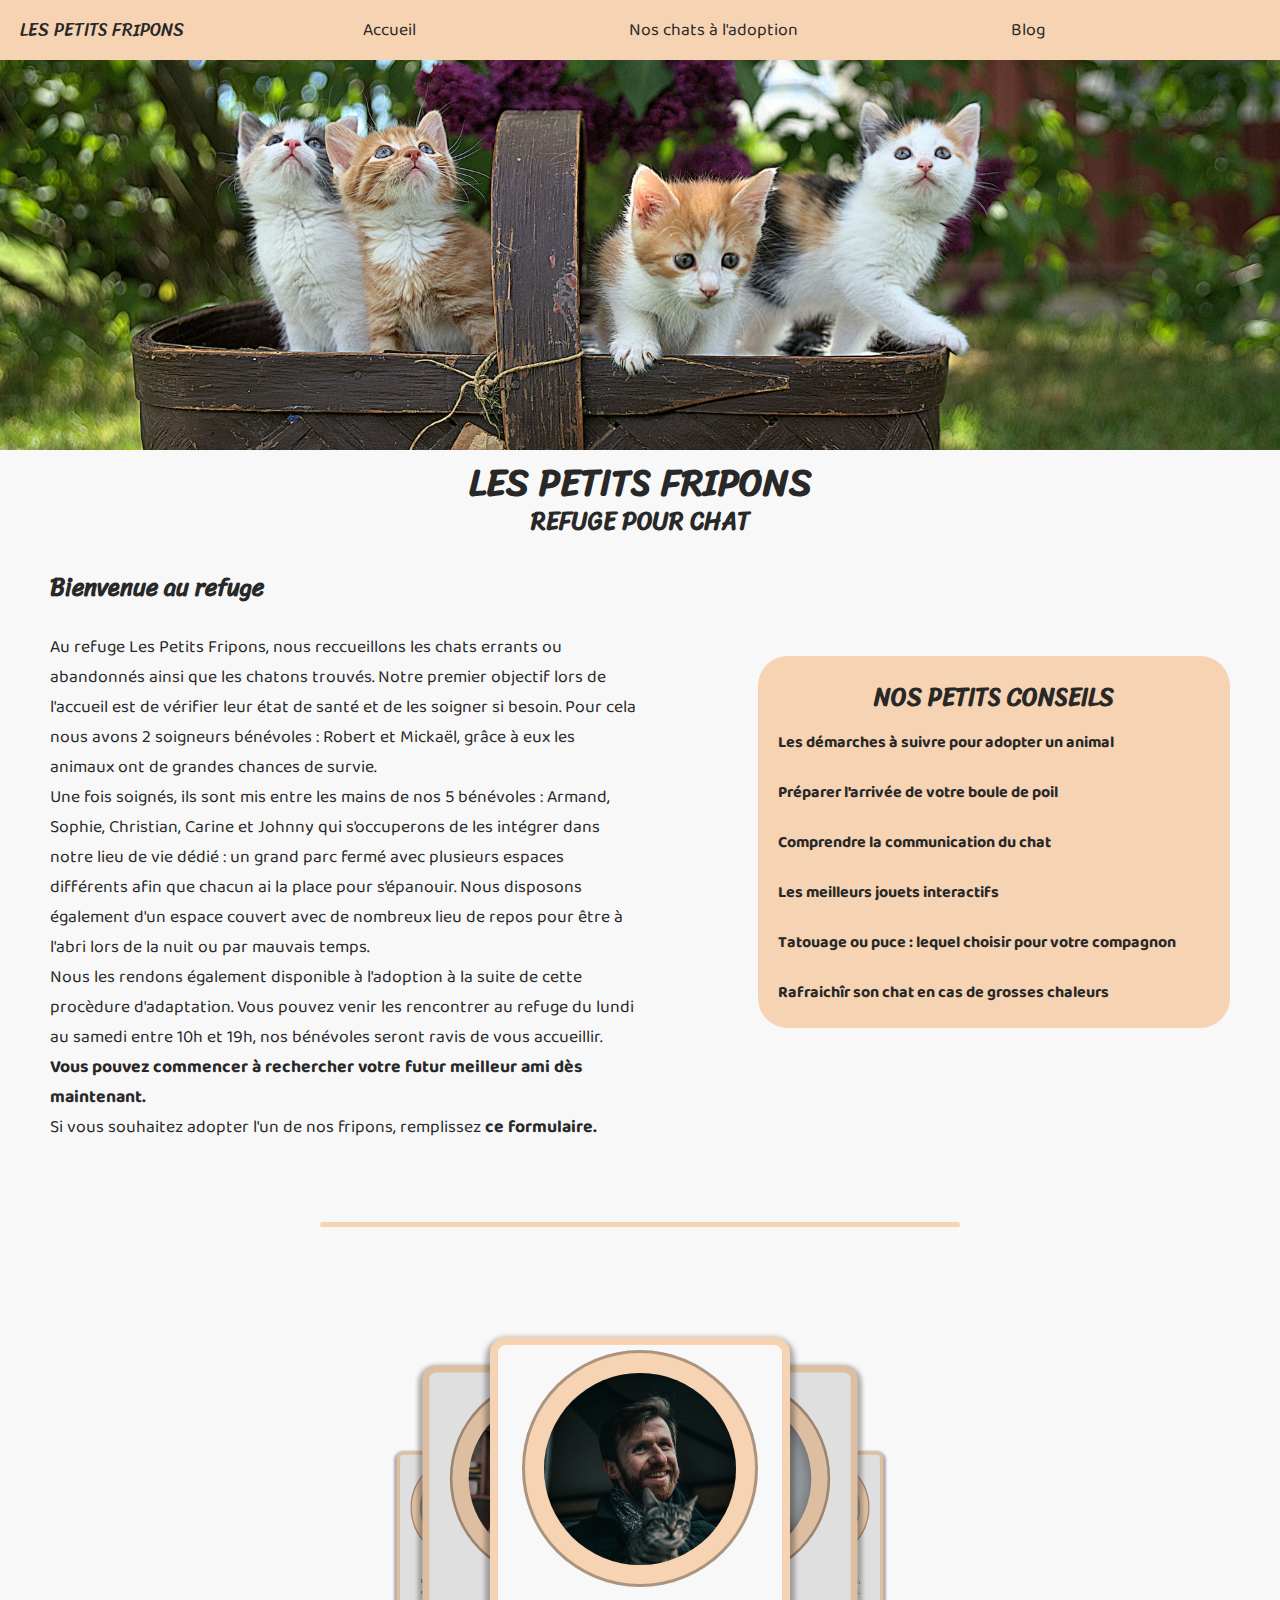
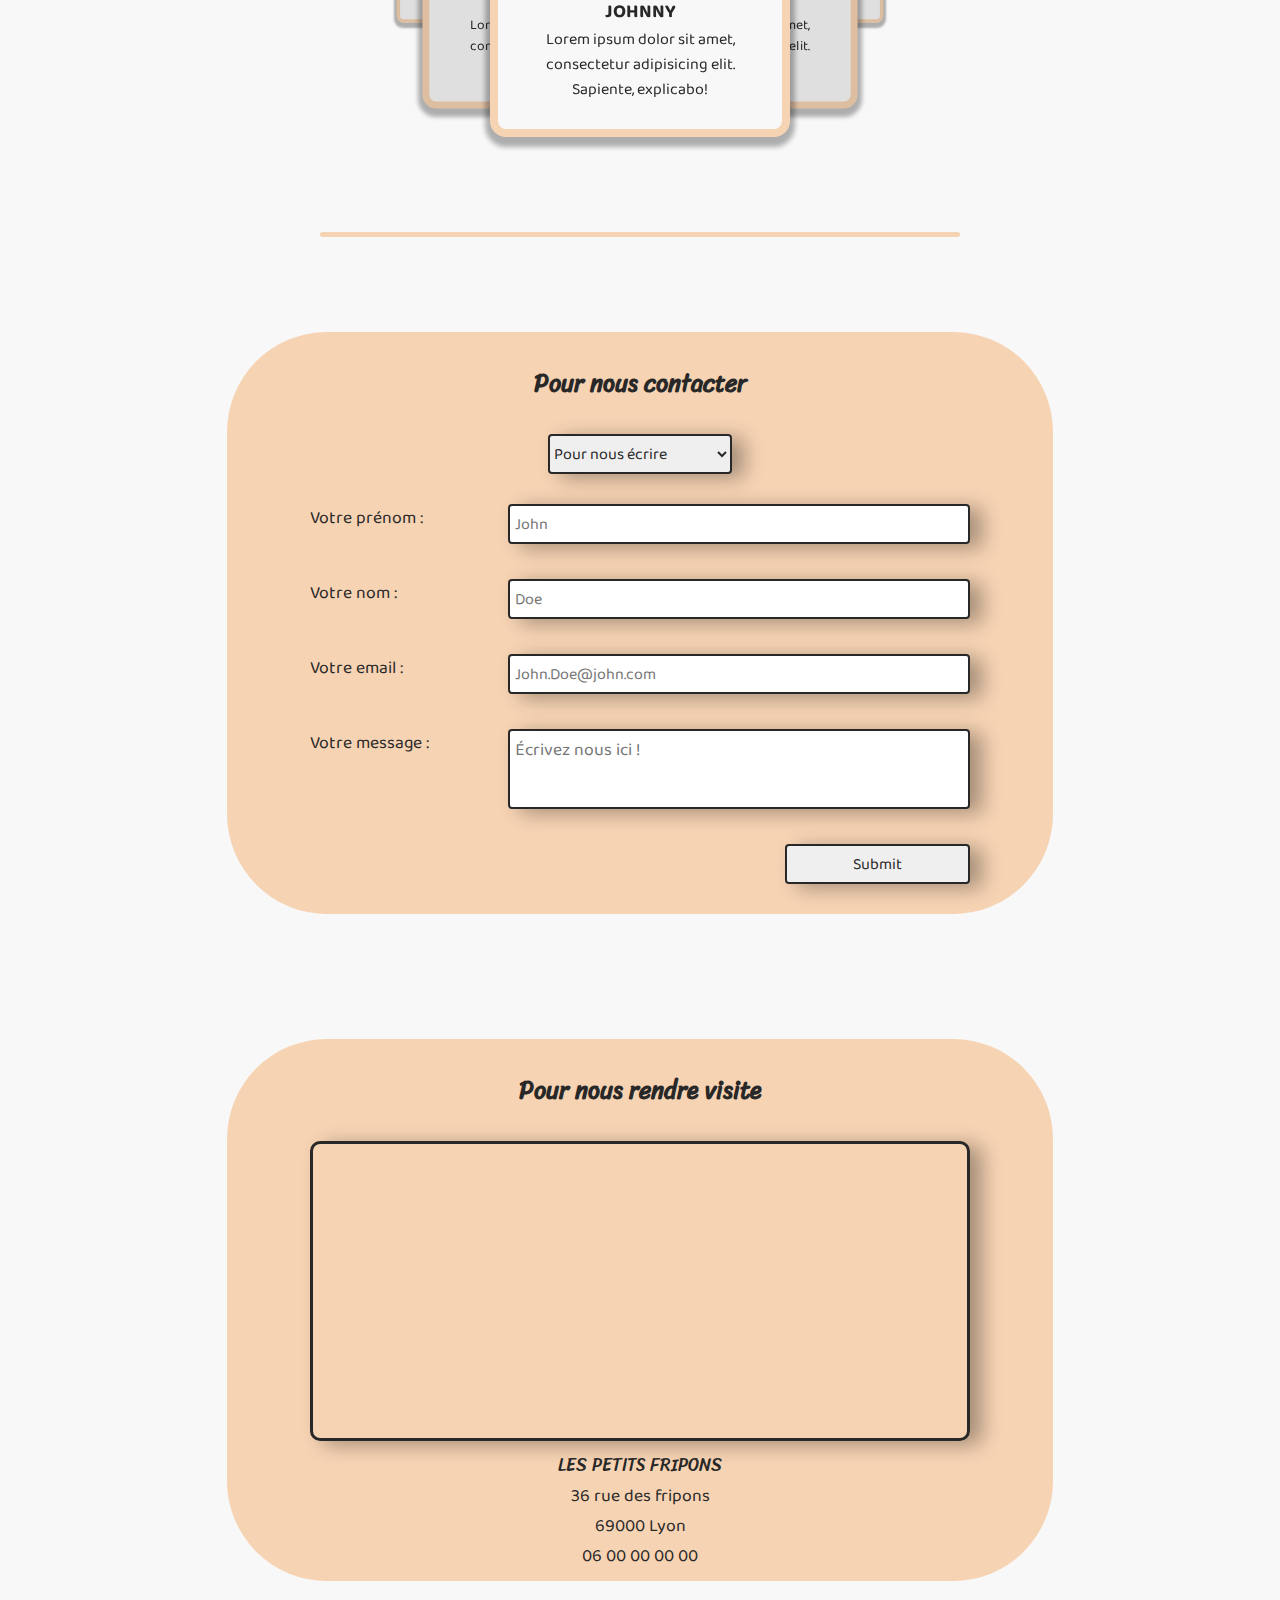
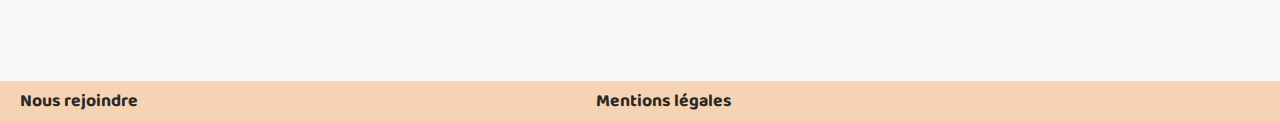
<file: lespetitsfripons/index.html>
<!DOCTYPE html>
<html lang="fr">
  <head>
    <meta charset="UTF-8" />
    <meta http-equiv="X-UA-Compatible" content="IE=edge" />
    <meta name="viewport" content="width=device-width, initial-scale=1.0" />
    <link
      rel="stylesheet"
      href="https://cdnjs.cloudflare.com/ajax/libs/font-awesome/6.2.1/css/all.min.css"
      integrity="sha512-MV7K8+y+gLIBoVD59lQIYicR65iaqukzvf/nwasF0nqhPay5w/9lJmVM2hMDcnK1OnMGCdVK+iQrJ7lzPJQd1w=="
      crossorigin="anonymous"
      referrerpolicy="no-referrer"
    />
    <link rel="stylesheet" href="index.css" />
    <title>Les Petits Fripons | Refuge pour chat Lyonnais</title>
    <link rel="shortcut icon" href="favicon.png" type="image/x-icon" />
  </head>
  <body>
    <header>
      <nav id="navbar">
        <span class="left-nav">LES PETITS FRIPONS</span>
        <ul class="center-nav">
          <li class="nav-items"><a href="#"> Accueil</a></li>
          <li class="nav-items">
            <a href="./page2.html">Nos chats à l'adoption</a>
          </li>
          <li class="nav-items"><a href="#">Blog</a></li>
        </ul>
        <ul class="right-nav">
          <li class="nav-items"><i class="fa-brands fa-facebook-f"></i></li>
          <li class="nav-items"><i class="fa-brands fa-instagram"></i></li>
          <li class="nav-items"><i class="fa-brands fa-twitter"></i></li>
        </ul>
      </nav>
      <div class="background-header"></div>
    </header>
    <main>
      <section class="title-container">
        <h1 class="main-title">LES PETITS FRIPONS</h1>
        <h2 class="second-title">REFUGE POUR CHAT</h2>
      </section>
      <section>
        <div class="homepage-main-container">
          <article class="homepage-main-text-container">
            <h3 class="main-text-title">Bienvenue au refuge</h3>
            <p>
              Au refuge Les Petits Fripons, nous reccueillons les chats errants
              ou abandonnés ainsi que les chatons trouvés. Notre premier
              objectif lors de l'accueil est de vérifier leur état de santé et
              de les soigner si besoin. Pour cela nous avons 2 soigneurs
              bénévoles : Robert et Mickaël, grâce à eux les animaux ont de
              grandes chances de survie. <br />
              Une fois soignés, ils sont mis entre les mains de nos 5 bénévoles
              : Armand, Sophie, Christian, Carine et Johnny qui s'occuperons de
              les intégrer dans notre lieu de vie dédié : un grand parc fermé
              avec plusieurs espaces différents afin que chacun ai la place pour
              s'épanouir. Nous disposons également d'un espace couvert avec de
              nombreux lieu de repos pour être à l'abri lors de la nuit ou par
              mauvais temps.
              <br />
              Nous les rendons également disponible à l'adoption à la suite de
              cette procèdure d'adaptation. Vous pouvez venir les rencontrer au
              refuge du lundi au samedi entre 10h et 19h, nos bénévoles seront
              ravis de vous accueillir. <br />
              <span class="link-adoption">
                <a href="page2.html">
                  Vous pouvez commencer à rechercher votre futur meilleur ami
                  dès maintenant.
                </a>
              </span>
              <br />
              Si vous souhaitez adopter l'un de nos fripons, remplissez<span
                class="link-formulaire"
                ><a href="#contact"> ce formulaire.</a>
              </span>
            </p>
          </article>
          <div class="blog-text-container">
            <h3 class="blog-title">NOS PETITS CONSEILS</h3>
            <div class="blog-list">
              <ul>
                <li class="article-name">
                  <a href="#">
                    Les démarches à suivre pour adopter un animal
                  </a>
                </li>
                <li class="article-name">
                  <a href="#"> Préparer l'arrivée de votre boule de poil</a>
                </li>
                <li class="article-name">
                  <a href="#"> Comprendre la communication du chat</a>
                </li>
                <li class="article-name">
                  <a href="#">Les meilleurs jouets interactifs</a>
                </li>
                <li class="article-name">
                  <a href="#">
                    Tatouage ou puce : lequel choisir pour votre compagnon</a
                  >
                </li>
                <li class="article-name">
                  <a href="#">
                    Rafraichîr son chat en cas de grosses chaleurs</a
                  >
                </li>
              </ul>
            </div>
          </div>
        </div>
      </section>
      <hr />
      <section class="carousel-container">
        <div class="card-carousel">
          <div class="volunteer-card" id="1">
            <div class="image-container"></div>
            <h3 class="volunteer-name">ARMAND</h3>
            <p>
              Lorem ipsum dolor sit amet, consectetur adipisicing elit.
              Sapiente, explicabo!
            </p>
          </div>
          <div class="volunteer-card" id="2">
            <div class="image-container"></div>
            <h3 class="volunteer-name">CARINE</h3>
            <p>
              Lorem ipsum dolor sit amet, consectetur adipisicing elit.
              Sapiente, explicabo!
            </p>
          </div>
          <div class="volunteer-card" id="3">
            <div class="image-container"></div>
            <h3 class="volunteer-name">CHRISTIAN</h3>
            <p>
              Lorem ipsum dolor sit amet, consectetur adipisicing elit.
              Sapiente, explicabo!
            </p>
          </div>
          <div class="volunteer-card" id="4">
            <div class="image-container"></div>
            <h3 class="volunteer-name">JOHNNY</h3>
            <p>
              Lorem ipsum dolor sit amet, consectetur adipisicing elit.
              Sapiente, explicabo!
            </p>
          </div>
          <div class="volunteer-card" id="5">
            <div class="image-container"></div>
            <h3 class="volunteer-name">MICKAËL</h3>
            <p>
              Lorem ipsum dolor sit amet, consectetur adipisicing elit.
              Sapiente, explicabo!
            </p>
          </div>
          <div class="volunteer-card" id="6">
            <div class="image-container"></div>
            <h3 class="volunteer-name">ROBERT</h3>
            <p>
              Lorem ipsum dolor sit amet, consectetur adipisicing elit.
              Sapiente, explicabo!
            </p>
          </div>
          <div class="volunteer-card" id="7">
            <div class="image-container"></div>
            <h3>SOPHIE</h3>
            <p>
              Lorem ipsum dolor sit amet, consectetur adipisicing elit.
              Sapiente, explicabo!
            </p>
          </div>
        </div>
        <a href="#" class="visuallyhidden card-controller"
          >Carousel controller</a
        >
      </section>
      <hr />
      <section class="infos">
        <div class="find-us">
          <h3 class="find-us-title">Pour nous rendre visite</h3>
          <iframe
            id="map"
            src="https://www.google.com/maps/embed?pb=!1m18!1m12!1m3!1d44538.52531185043!2d4.800110750995634!3d45.75800523486926!2m3!1f0!2f0!3f0!3m2!1i1024!2i768!4f13.1!3m3!1m2!1s0x47f4ea516ae88797%3A0x408ab2ae4bb21f0!2sLyon!5e0!3m2!1sfr!2sfr!4v1671627139931!5m2!1sfr!2sfr"
            allowfullscreen=""
            loading="lazy"
            referrerpolicy="no-referrer-when-downgrade"
          ></iframe>
          <p>
            <span id="fripons-adress">LES PETITS FRIPONS</span> <br />
            36 rue des fripons <br />
            69000 Lyon <br />
            06 00 00 00 00
          </p>
        </div>
        <div class="contact-us" id="contact">
          <h3 class="find-us-title">Pour nous contacter</h3>
          <select name="" id="form-category">
            <option value="contact">Pour nous écrire</option>
            <option value="adoption">Pour adopter un Fripon</option>
            <option value="volunteer">Pour devenir bénévole</option>
          </select>
          <form id="form">
            <label for="name">Votre prénom :</label
            ><input type="text" id="name" placeholder="John" />
            <label for="lastname">Votre nom :</label
            ><input type="text" id="lastname" placeholder="Doe" />
            <label for="email">Votre email :</label
            ><input type="text" id="email" placeholder="John.Doe@john.com" />
            <label for="textarea" id="label-textarea">Votre message : </label>
            <textarea
              name="message"
              id="textarea"
              placeholder="Écrivez nous ici !"
            ></textarea>
            <div></div>
            <div class="submit-container">
              <input type="submit" id="submit" />
            </div>
          </form>
        </div>
      </section>
    </main>
    <footer>
      <div class="footer-container">
        <div class="left-footer">
          <span class="items-footer"
            ><a href="#contact">Nous rejoindre</a></span
          >
        </div>
        <div class="middle-footer">
          <span class="items-footer"><a href="#">Mentions légales</a></span>
        </div>
        <div class="right-footer">
          <ul class="right-footer-social">
            <li class="items-footer">
              <i class="fa-brands fa-facebook-f"></i>
            </li>
            <li class="items-footer">
              <i class="fa-brands fa-instagram"></i>
            </li>
            <li class="items-footer">
              <i class="fa-brands fa-twitter"></i>
            </li>
          </ul>
        </div>
      </div>
    </footer>
    <script src="index.js"></script>
  </body>
</html>
</file>
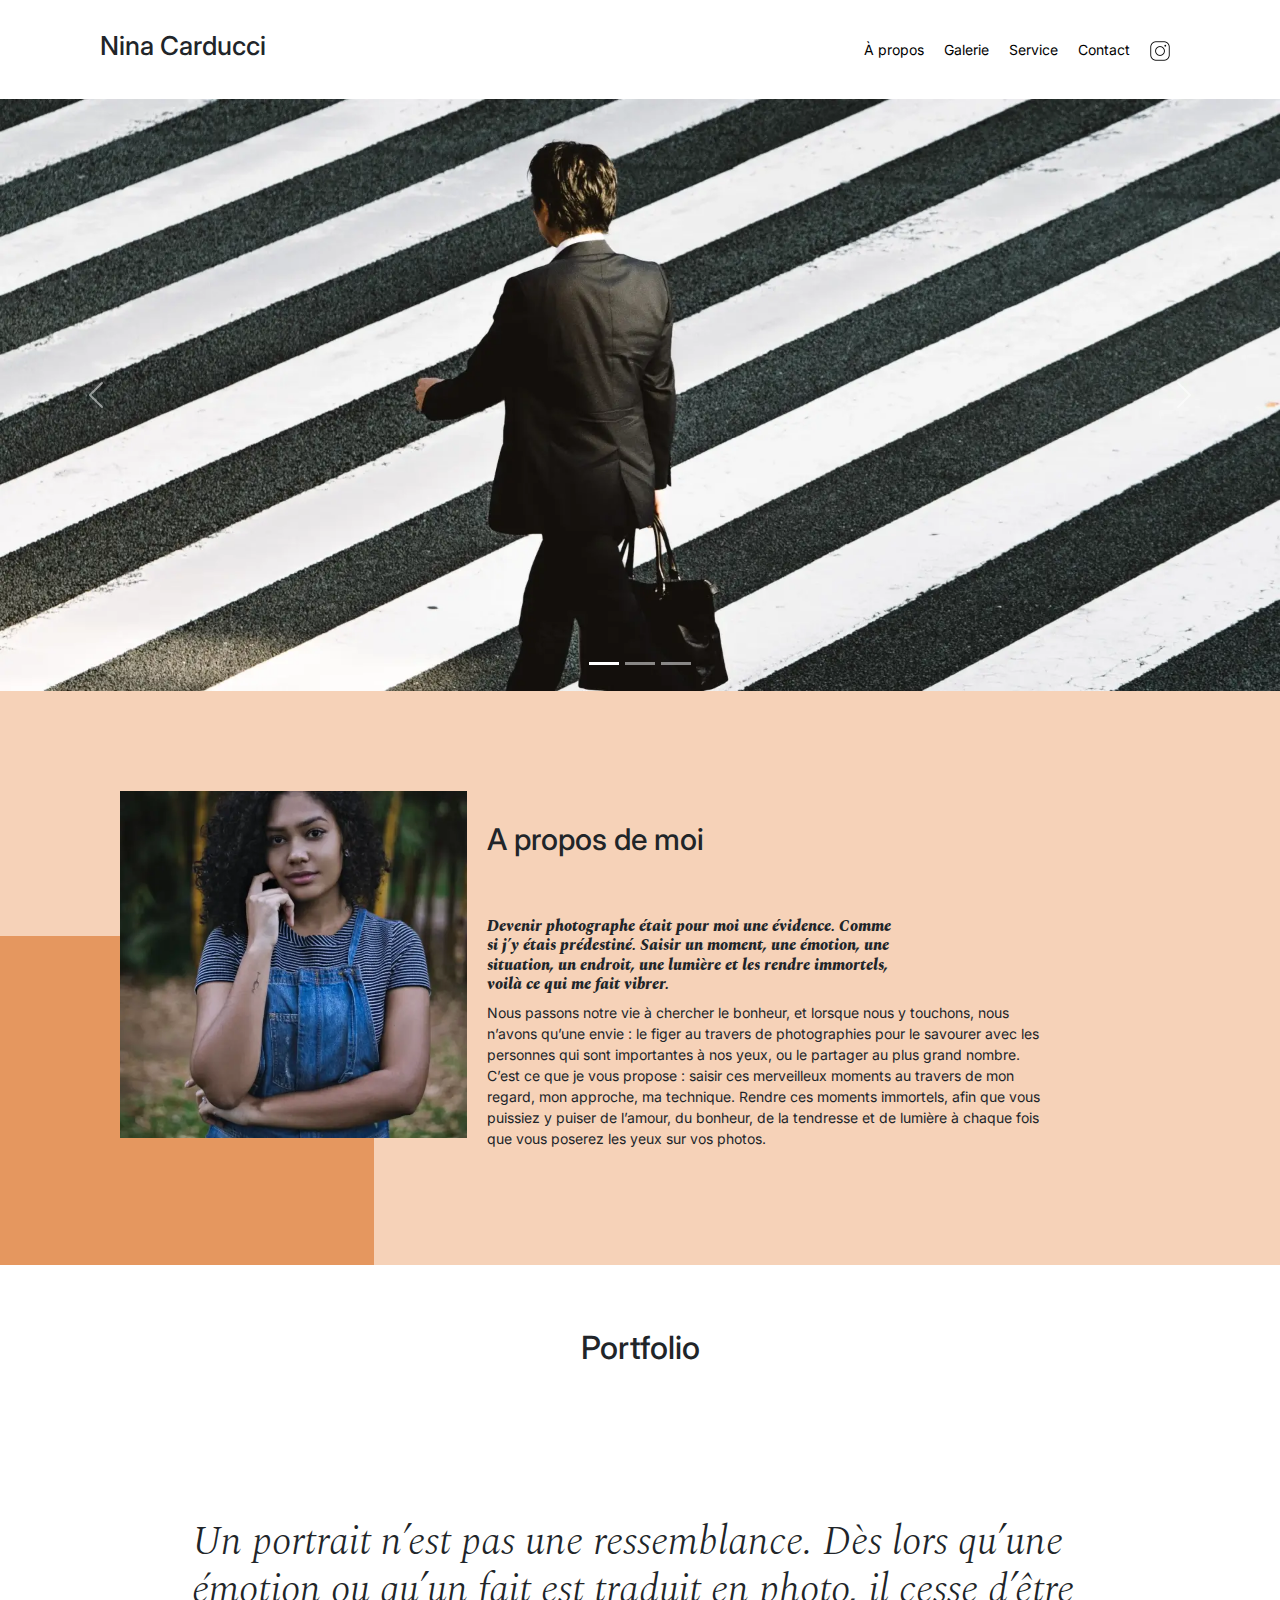
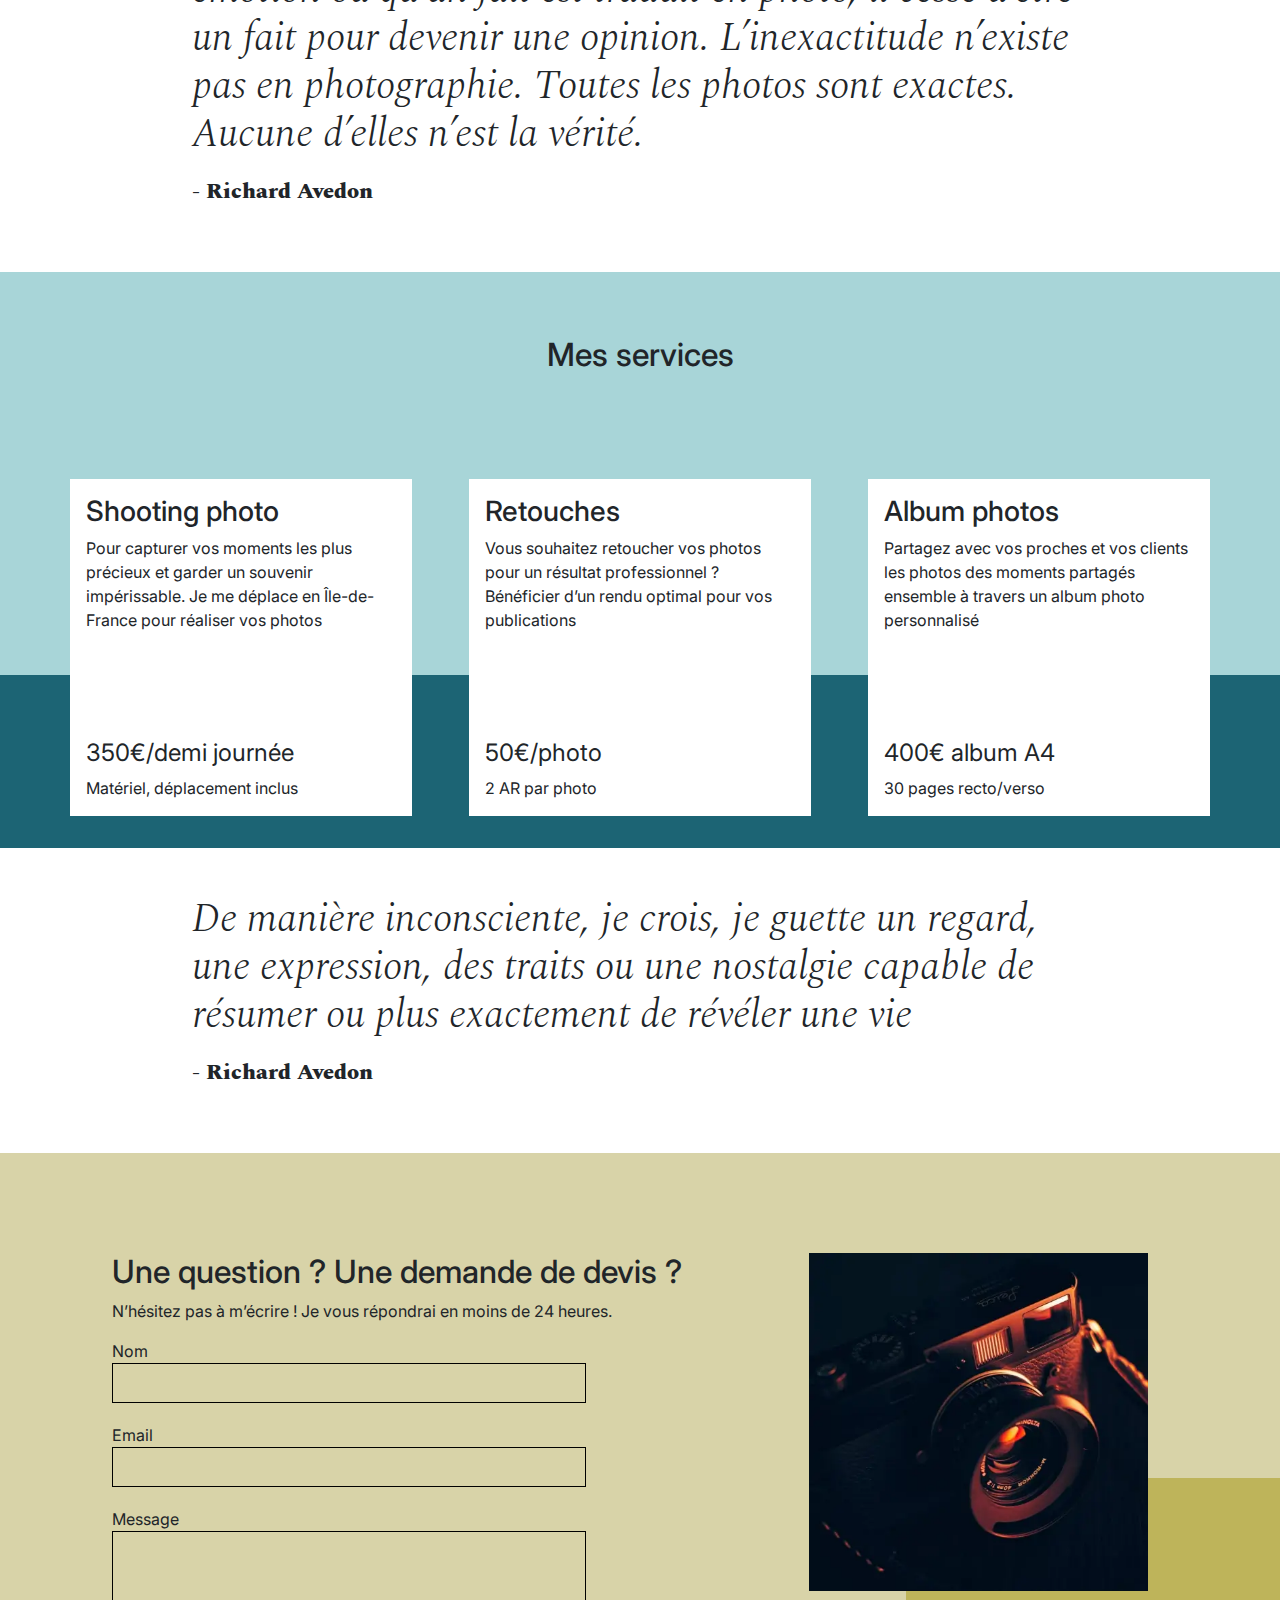
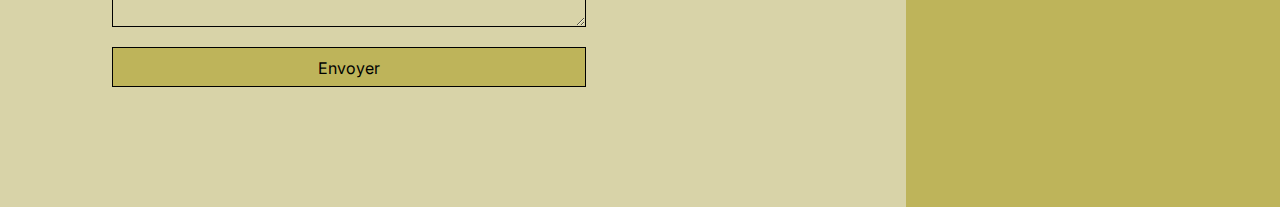
<file: ninacarducci/index.html>
<!DOCTYPE html>
<html lang="fr">
<head>
	<meta charset="UTF-8">
	<meta name="viewport" content="width=device-width, initial-scale=1.0">
	<meta name="description" content="Nina Carducci, photographe professionnelle à Bordeaux, capture vos instants précieux avec authenticité et émotion. Mariages, portraits, événements." />

	<meta property="og:site_name" content="Nina Carducci Photographe">
	<meta property="og:type" content="website">
	<meta property="og:url" content="https://ninacarducci.github.io/"> 
	<meta property="og:title" content="Nina Carducci, photographe à Bordeaux- Portfolio">
	<meta property="og:description" content="Nina Carducci, photographe professionnelle à Bordeaux, capture vos instants précieux avec authenticité et émotion. Mariages, portraits, événements.">
	<meta property="og:image" content="https://linch022.github.io/ninacarducci/assets/images/nina.webp">
	<meta property="og:image:alt" content="Portrait de Nina Carducci">
	<meta property="og:locale" content="fr_FR">

	<meta name="twitter:card" content="summary_large_image">
	<meta name="twitter:site" content="@NinaCarducci">
	<meta name="twitter:title" content="Nina Carducci, photographe à Bordeaux- Portfolio">
	<meta name="twitter:description" content="Nina Carducci, photographe professionnelle à Bordeaux, capture vos instants précieux avec authenticité et émotion. Mariages, portraits, événements.">
	<meta name="twitter:url" content="https://ninacarducci.github.io/">
	<meta name="twitter:image" content="https://linch022.github.io/ninacarducci/assets/images/nina_twitter_v2.webp">
	<meta name="twitter:image:alt" content="Portrait de Nina Carducci">

	<!-- <link rel="preload" as="image" href="./assets/images/slider/ryoji-iwata.webp" type="image/webp"> -->
	<link rel="stylesheet" href="./assets/bootstrap/bootstrap.min.css">
	<link rel="stylesheet" href="./assets/style.css">
	<link rel="preconnect" href="https://fonts.googleapis.com">
	<link rel="preconnect" href="https://fonts.gstatic.com" crossorigin>
	<link href="https://fonts.googleapis.com/css2?family=Inter&family=Spectral:ital,wght@0,400;1,300;1,400;1,800&display=swap" rel="stylesheet">
	<script src="./assets/bootstrap/bootstrap.bundle.min.js" defer></script>
	<script src="https://code.jquery.com/jquery-3.4.1.min.js" integrity="sha256-CSXorXvZcTkaix6Yvo6HppcZGetbYMGWSFlBw8HfCJo=" crossorigin="anonymous" defer></script>
	<script src="./assets/maugallery.min.js" defer></script>
	<script src="./assets/scripts.min.js" defer></script>
	<title>Nina Carducci, photographe - Portfolio</title>
	<link rel="shortcut icon" type="image/png" href="./assets/images/favicon.ico"/>


	<script type="application/ld+json">
		{
		  "@context": "https://schema.org",
		  "@type": "LocalBusiness",
		  "name": "Nina Carducci",
		  "url": "https://ninacarducci.github.io/",
		  "image": "https://ninacarducci.github.io/assets/images/nina.webp",
		  "description": "Photographe spécialisée en portraits, mariages et événements. Capturer des moments uniques avec émotion et authenticité.",
		  "telephone": "+33 5 56 67 78 89",
		  "priceRange": "$$",
		  "address": {
			"@type": "PostalAddress",
			"streetAddress": "68 avenue Alsace-Lorraine",
			"addressLocality": "Bordeaux",
			"postalCode": "33200",
			"addressCountry": "FR"
		  },
		  "openingHours": "Mo-Fr 10:00-19:00",
		  "sameAs": [
			"https://www.instagram.com/ninacarducci.photo/?hl=fr"
		  ],
		  "makesOffer": {
			"@type": "OfferCatalog",
			"name": "Services de photographie",
			"itemListElement": [
			  {
				"@type": "Offer",
				"itemOffered": {
				  "@type": "Service",
				  "name": "Shooting photo",
				  "description": "Pour capturer vos moments les plus précieux et garder un souvenir impérissable. Je me déplace pour réaliser vos photos."
				},
				"priceSpecification": {
				  "@type": "PriceSpecification",
				  "price": 350,
				  "priceCurrency": "EUR",
				}
			  },
			  {
				"@type": "Offer",
				"itemOffered": {
				  "@type": "Service",
				  "name": "Retouches",
				  "description": "Vous souhaitez retoucher vos photos pour un résultat professionnel ? Bénéficiez d’un rendu optimal pour vos publications."
				},
				"priceSpecification": {
				  "@type": "PriceSpecification",
				  "price": 50,
				  "priceCurrency": "EUR",
				}
			  },
			  {
				"@type": "Offer",
				"itemOffered": {
				  "@type": "Service",
				  "name": "Album photos",
				  "description": "Partagez avec vos proches et vos clients les photos des moments partagés ensemble à travers un album photo personnalisé."
				},
				"priceSpecification": {
				  "@type": "PriceSpecification",
				  "price": 400,
				  "priceCurrency": "EUR",
				}
			  }
			]
		  }
		}
	</script>

</head>
<body>
	<header>
		<div class="top-header">
			<h1 class="name">Nina Carducci</h1>
			<nav class="nav">   
				<ul>
					<li><a href="#about">À propos</a></li>
					<li><a href="#gallery">Galerie</a></li>
					<li><a href="#services">Service</a></li>
					<li><a href="#contact">Contact</a></li>
					<li><a class="social-link" href="https://www.instagram.com/ninacarducci.photo/?hl=fr" target="_blank"><img src="assets/images/instagram.png" alt="Lien du profil Instagram de Nina Carducci"></a></li>
				</ul>
			</nav>
		</div>
	</header>
	<main>
		<div>
			<div id="carouselExampleIndicators" class="carousel slide" data-bs-ride="carousel">
				<div class="carousel-indicators">
					<button type="button" data-bs-target="#carouselExampleIndicators" data-bs-slide-to="0" class="active" aria-current="true" aria-label="Slide 1"></button>
					<button type="button" data-bs-target="#carouselExampleIndicators" data-bs-slide-to="1" aria-label="Slide 2"></button>
					<button type="button" data-bs-target="#carouselExampleIndicators" data-bs-slide-to="2" aria-label="Slide 3"></button>
				</div>
				<div class="carousel-inner">
					<div class="carousel-item active">
						<picture>
							<source srcset="./assets/images/slider/ryoji-iwata-mobile.webp" media="(max-width: 767px)">
							<source srcset="./assets/images/slider/ryoji-iwata.webp" media="(min-width: 768px)">
							<img src="./assets/images/slider/ryoji-iwata.webp" class="d-block w-100 carousel-img" alt="Photo de Ryoji Iwata">
						  </picture>
					</div>
					<div class="carousel-item">
						<picture>
							<source srcset="./assets/images/slider/nicholas-green-mobile.webp" media="(max-width: 767px)">
							<source srcset="./assets/images/slider/nicholas-green.webp" media="(min-width: 768px)">
							<img src="./assets/images/slider/nicholas-green.webp" class="d-block w-100" alt="Photo de Nicholas Green lors d'un événement" loading="lazy">
						  </picture>
					</div>
					<div class="carousel-item">
						<picture>
							<source srcset="./assets/images/slider/edward-cisneros-mobile.webp" media="(max-width: 767px)">
							<source srcset="./assets/images/slider/edward-cisneros.webp" media="(min-width: 768px)">
							<img src="./assets/images/slider/edward-cisneros.webp" class="d-block w-100" alt="Photo du mariage d'Edward Cisneros" loading="lazy">
						  </picture>
					</div>
				</div>
				<button class="carousel-control-prev" type="button" data-bs-target="#carouselExampleIndicators" data-bs-slide="prev">
					<span class="carousel-control-prev-icon" aria-hidden="true"></span>
					<span class="visually-hidden">Previous</span>
				</button>
				<button class="carousel-control-next" type="button" data-bs-target="#carouselExampleIndicators" data-bs-slide="next">
					<span class="carousel-control-next-icon" aria-hidden="true"></span>
					<span class="visually-hidden">Next</span>
				</button>
			</div>
		</div>
		<div id="about">
			<div class="picture left">
				<img src="./assets/images/nina.webp" alt="Portrait photo de Nina Carducci, photographe professionnelle">
			</div>
			<div id="about-me">
				<h2 class="about-me__title">A propos de moi</h2>
					<p class="about-me__introduction">Devenir photographe était pour moi une évidence. Comme si j’y étais prédestiné. Saisir un moment, une émotion, une situation, un endroit, une lumière et les rendre immortels, voilà ce qui me fait vibrer.</p>
				<p>Nous passons notre vie à chercher le bonheur, et lorsque nous y touchons, nous n’avons qu’une envie : le figer au travers de photographies pour le savourer avec les personnes qui sont importantes à nos yeux, ou le partager au plus grand nombre.
					C’est ce que je vous propose : saisir ces merveilleux moments au travers de mon regard, mon approche, ma technique. Rendre ces moments immortels, afin que vous puissiez y puiser de l’amour, du bonheur, de la tendresse et de lumière à chaque fois que vous poserez les yeux sur vos photos.</p>
				</div>
			</div>
			<div id="gallery">
				<h2 class="title">Portfolio</h2>
				<div class="container py-3">
					<div class="gallery" style="display: none">
						<img data-gallery-tag="Concert" class="gallery-item" src="./assets/images/gallery/concerts/aaron-paul.webp" alt="Photo du concert d'Aaron Paul"/>
						<img data-gallery-tag="Entreprises" class="gallery-item" src="./assets/images/gallery/entreprise/ali-morshedlou.webp" alt="Photo de l'homme d'affaire Ali Morshedlou"/>
						<img data-gallery-tag="Entreprises" class="gallery-item" src="./assets/images/gallery/entreprise/jason-goodman.webp" alt="Photo de l'équipe de Jason Goodman"/>
						<img data-gallery-tag="Mariages" class="gallery-item" src="./assets/images/gallery/mariage/hannah-busing.webp" alt="Photo du mariage d'Hannah Busing"/>
						<img data-gallery-tag="Portrait" class="gallery-item" src="./assets/images/gallery/portraits/ade-tunji.webp" alt="Portrait d'Ade Tunji"/>
						<img data-gallery-tag="Mariages" class="gallery-item" src="./assets/images/gallery/mariage/jakob-owens.webp" alt="Photo du mariage de Jakob Owens"/>
						<img data-gallery-tag="Portrait" class="gallery-item" src="./assets/images/gallery/portraits/nino-van-prattenburg.webp" alt="Portrait de nino Van Prattenburg"/>
						<img data-gallery-tag="Concert" class="gallery-item" src="./assets/images/gallery/concerts/austin-neill.webp" alt="Photo du concert d'Austin Neill"/>
						<img data-gallery-tag="Entreprises" class="gallery-item" src="./assets/images/gallery/entreprise/mateus-campos-felipe.webp" alt="Photo d'un collaborateur de l'entreprise de mateus Campos Felipe"/>
					</div>
				</div>
				<div class="quote">
					<figure>
						<blockquote>
							<p class="quote__text">Un portrait n’est pas une ressemblance. Dès lors qu’une émotion ou qu’un fait est traduit en photo, il cesse d’être un fait pour devenir une opinion. L’inexactitude n’existe pas en photographie. Toutes les photos sont exactes. Aucune d’elles n’est la vérité.</p>
						</blockquote>
						<figcaption class="quote__author">- Richard Avedon</figcaption>
					</figure>
				</div>
			</div>
			<div id="services">
				<h2 class="title">Mes services</h2>
				<div class="container">
					<div class="service">
						<div class="service__description">
							<h3>Shooting photo</h3>
							<p>Pour capturer vos moments les plus précieux et garder un souvenir impérissable. Je me déplace en Île-de-France pour réaliser vos photos</p>
						</div>
						<div class="service__price">
							<p>350€/demi journée</p>
							<span>Matériel, déplacement inclus</span>
						</div>
						
					</div>
					<div class="service">
						<div class="service__description">
							<h3>Retouches</h3>
							<p>Vous souhaitez retoucher vos photos pour un résultat professionnel ? Bénéficier d’un rendu optimal pour vos publications</p>
						</div>
						<div class="service__price">
							<p>50€/photo</p>
							<span>2 AR par photo</span>
						</div>
					</div>
					<div class="service">
						<div class="service__description">
							<h3>Album photos</h3>
							<p>Partagez avec vos proches et vos clients les photos des moments partagés ensemble à travers un album photo personnalisé</p>
						</div>
						<div class="service__price">
							<p>400€ album A4</p>
							<span>30 pages recto/verso</span>
						</div>
					</div>
				</div>
			</div>
			<div class="quote">
				<figure>
					<blockquote>
						<p class="quote__text">De manière inconsciente, je crois, je guette un regard, une expression, des traits ou une nostalgie capable de résumer ou plus exactement de révéler une vie</p>
					</blockquote>
					<figcaption class="quote__author">- Richard Avedon</figcaption>
				</figure>
			</div>
		</main>
			<footer id="contact">
				<div class="container">
					<div class="form-container">
						<form action="#" method="post">
							<fieldset>
								<legend>Une question ? Une demande de devis ?</legend>
								<p>N’hésitez pas à m’écrire ! Je vous répondrai en moins de 24 heures.</p>
					
								<label for="nom">Nom</label>
								<input type="text" name="nom" id="nom" required>
					
								<label for="email">Email</label>
								<input type="email" name="email" id="email" required>
					
								<label for="message">Message</label>
								<textarea name="message" id="message" cols="30" rows="10" required></textarea>
					
								<button type="submit">Envoyer</button>
							</fieldset>
						</form>
					</div>
					<div class="picture right">
						<img src="./assets/images/camera.webp" alt="">
					</div>
				</div>
			</footer>
		</body>
		</html>
</file>
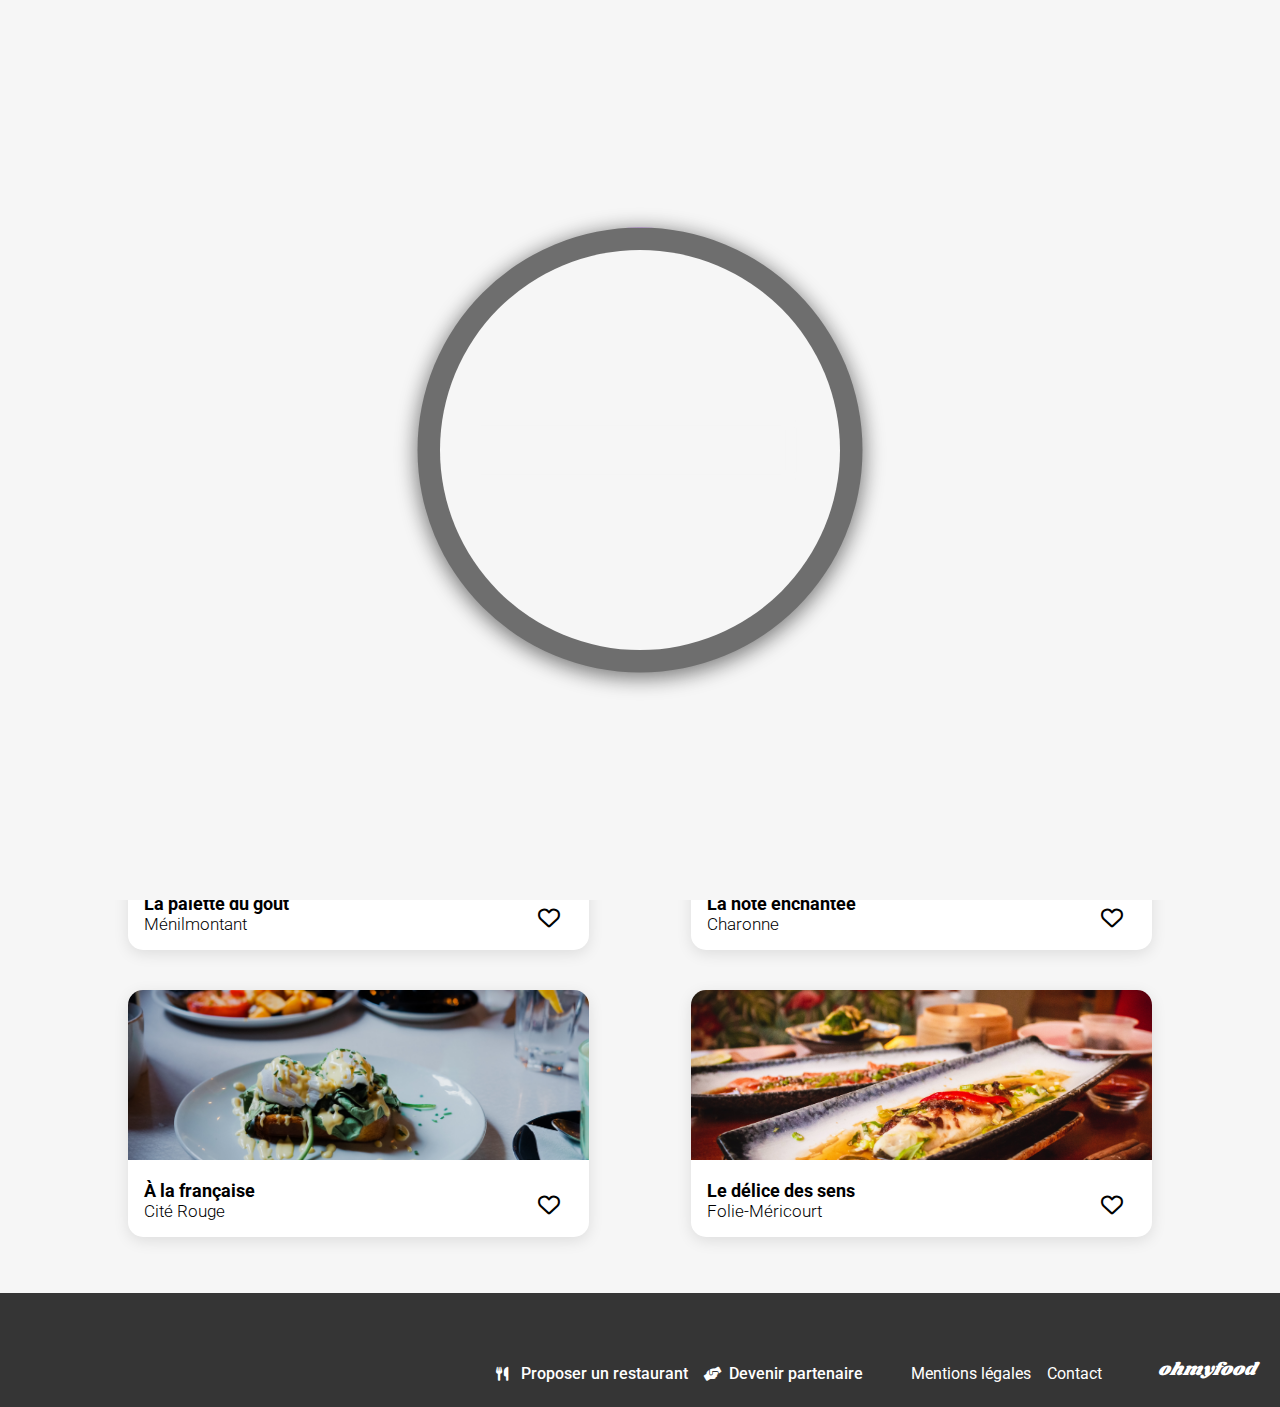
<file: OhMyFood/index.html>
<!DOCTYPE html>
<html lang="fr">
<head>
    <meta charset="UTF-8">
    <meta name="viewport" content="width=device-width, initial-scale=1.0">
    <title>Ohmyfood</title>
    <link rel="stylesheet" href="https://cdnjs.cloudflare.com/ajax/libs/font-awesome/6.0.0-beta3/css/all.min.css">
    <link rel="preconnect" href="https://fonts.googleapis.com">
    <link rel="preconnect" href="https://fonts.gstatic.com" crossorigin>
    <link href="https://fonts.googleapis.com/css2?family=Roboto:wght@300;400;500;700&family=Shrikhand&display=swap" rel="stylesheet">
    <link rel="stylesheet" href="css/style.css">
</head>
<body>
    <div class="loader-container">
        <div class="loader-container__logo">
            <div class="logo-loader">
                <svg viewBox="0 0 196 34" fill="none" xmlns="http://www.w3.org/2000/svg">
                    <path d="M13.932 7.956C17.196 7.956 19.596 8.61599 21.132 9.936C22.692 11.256 23.472 12.984 23.472 15.12C23.472 15.84 23.376 16.644 23.184 17.532C22.728 19.5 21.876 21.228 20.628 22.716C19.38 24.18 17.844 25.32 16.02 26.136C14.22 26.928 12.264 27.324 10.152 27.324C6.81599 27.324 4.34399 26.664 2.73599 25.344C1.15199 24 0.359985 22.224 0.359985 20.016C0.359985 19.272 0.455985 18.444 0.647985 17.532C1.10399 15.66 1.96799 14.004 3.23999 12.564C4.53599 11.1 6.10799 9.972 7.95599 9.18C9.82799 8.364 11.82 7.956 13.932 7.956ZM13.824 11.16C13.32 11.16 12.78 11.616 12.204 12.528C11.652 13.416 10.992 15.108 10.224 17.604C9.45599 20.1 9.07199 21.852 9.07199 22.86C9.07199 23.388 9.15599 23.748 9.32399 23.94C9.49199 24.108 9.71999 24.192 10.008 24.192C10.512 24.24 11.028 23.808 11.556 22.896C12.108 21.984 12.792 20.208 13.608 17.568C14.352 15.24 14.724 13.548 14.724 12.492C14.724 11.988 14.64 11.64 14.472 11.448C14.328 11.256 14.112 11.16 13.824 11.16Z" fill="#101010"/>
                    <path d="M44.9899 22.032C44.9419 22.128 44.9179 22.272 44.9179 22.464C44.9179 22.632 44.9539 22.764 45.0259 22.86C45.1219 22.956 45.2419 23.004 45.3859 23.004C45.6739 23.004 45.9139 22.884 46.1059 22.644C46.3219 22.38 46.4659 22.248 46.5379 22.248C46.6579 22.248 46.7539 22.332 46.8259 22.5C46.8979 22.644 46.9339 22.824 46.9339 23.04C46.9579 23.736 46.7299 24.42 46.2499 25.092C45.7699 25.74 45.0619 26.28 44.1259 26.712C43.2139 27.12 42.1099 27.324 40.8139 27.324C39.2299 27.324 37.9699 26.964 37.0339 26.244C36.0979 25.5 35.6179 24.516 35.5939 23.292C35.5939 22.404 35.8099 21.408 36.2419 20.304L38.2219 15.12C38.3419 14.808 38.4019 14.556 38.4019 14.364C38.4019 14.052 38.2939 13.812 38.0779 13.644C37.8859 13.452 37.6459 13.356 37.3579 13.356C36.9019 13.356 36.4339 13.572 35.9539 14.004C35.4979 14.412 35.1259 15.084 34.8379 16.02V15.948L32.5699 23.256C32.4979 23.544 32.4619 23.796 32.4619 24.012C32.4619 24.324 32.5219 24.576 32.6419 24.768C32.7619 24.936 32.9299 25.104 33.1459 25.272C33.3139 25.44 33.4339 25.584 33.5059 25.704C33.5779 25.8 33.5899 25.932 33.5419 26.1C33.4219 26.412 33.1819 26.64 32.8219 26.784C32.4619 26.928 31.9099 27 31.1659 27H22.9579C22.3339 27 21.8779 26.904 21.5899 26.712C21.3019 26.496 21.2059 26.22 21.3019 25.884C21.3979 25.596 21.6499 25.344 22.0579 25.128C22.4179 24.936 22.7179 24.708 22.9579 24.444C23.1979 24.18 23.4019 23.76 23.5699 23.184L29.0419 5.22C29.1139 5.004 29.1499 4.824 29.1499 4.68C29.1499 4.416 29.0779 4.2 28.9339 4.032C28.8139 3.864 28.6459 3.696 28.4299 3.528C28.1899 3.336 28.0099 3.168 27.8899 3.024C27.7939 2.88 27.7819 2.688 27.8539 2.448C27.9979 1.896 28.7539 1.416 30.1219 1.00799C31.4899 0.599996 32.9179 0.395996 34.4059 0.395996C35.7979 0.395996 36.8179 0.659996 37.4659 1.188C38.1379 1.716 38.4739 2.436 38.4739 3.348C38.4739 3.876 38.3899 4.392 38.2219 4.896L36.2779 11.232C37.2139 10.008 38.1979 9.156 39.2299 8.676C40.2859 8.196 41.4259 7.956 42.6499 7.956C44.1139 7.956 45.2899 8.4 46.1779 9.288C47.0899 10.176 47.5459 11.328 47.5459 12.744C47.5459 13.488 47.4259 14.22 47.1859 14.94L44.9899 22.032Z" fill="#101010"/>
                    <path d="M82.7165 22.032C82.6685 22.128 82.6445 22.272 82.6445 22.464C82.6445 22.632 82.6805 22.764 82.7525 22.86C82.8485 22.956 82.9685 23.004 83.1125 23.004C83.4005 23.004 83.6405 22.884 83.8325 22.644C84.0485 22.38 84.1925 22.248 84.2645 22.248C84.3845 22.248 84.4805 22.332 84.5525 22.5C84.6245 22.644 84.6605 22.824 84.6605 23.04C84.6845 23.736 84.4565 24.42 83.9765 25.092C83.4965 25.74 82.7885 26.28 81.8525 26.712C80.9405 27.12 79.8365 27.324 78.5405 27.324C76.9565 27.324 75.6965 26.964 74.7605 26.244C73.8245 25.5 73.3445 24.516 73.3205 23.292C73.3205 22.404 73.5365 21.408 73.9685 20.304L75.9485 15.12C76.0685 14.808 76.1285 14.556 76.1285 14.364C76.1285 14.052 76.0205 13.812 75.8045 13.644C75.6125 13.452 75.3725 13.356 75.0845 13.356C74.6765 13.356 74.2565 13.536 73.8245 13.896C73.3925 14.256 73.0085 14.82 72.6725 15.588L70.6925 22.032C70.6445 22.128 70.6205 22.272 70.6205 22.464C70.6205 22.632 70.6565 22.764 70.7285 22.86C70.8245 22.956 70.9445 23.004 71.0885 23.004C71.3765 23.004 71.6165 22.884 71.8085 22.644C72.0245 22.38 72.1685 22.248 72.2405 22.248C72.3605 22.248 72.4565 22.332 72.5285 22.5C72.6005 22.644 72.6365 22.824 72.6365 23.04C72.6605 23.736 72.4325 24.42 71.9525 25.092C71.4725 25.74 70.7645 26.28 69.8285 26.712C68.9165 27.12 67.8125 27.324 66.5165 27.324C64.9325 27.324 63.6725 26.964 62.7365 26.244C61.8005 25.5 61.3205 24.516 61.2965 23.292C61.2965 22.404 61.5125 21.408 61.9445 20.304L63.9245 15.12C64.0445 14.808 64.1045 14.556 64.1045 14.364C64.1045 14.052 63.9965 13.812 63.7805 13.644C63.5885 13.452 63.3485 13.356 63.0605 13.356C62.6525 13.356 62.2325 13.536 61.8005 13.896C61.3685 14.232 61.0085 14.784 60.7205 15.552L58.3445 23.256C58.2485 23.52 58.2005 23.772 58.2005 24.012C58.2005 24.3 58.2605 24.54 58.3805 24.732C58.5005 24.9 58.6685 25.08 58.8845 25.272C59.0525 25.416 59.1725 25.548 59.2445 25.668C59.3165 25.788 59.3285 25.932 59.2805 26.1C59.1845 26.412 58.9565 26.64 58.5965 26.784C58.2365 26.928 57.6725 27 56.9045 27H48.6965C48.0725 27 47.6285 26.904 47.3645 26.712C47.0765 26.496 46.9685 26.22 47.0405 25.884C47.1365 25.596 47.3885 25.344 47.7965 25.128C48.1565 24.936 48.4565 24.708 48.6965 24.444C48.9365 24.18 49.1405 23.76 49.3085 23.184L52.5125 12.78C52.5605 12.66 52.5845 12.492 52.5845 12.276C52.5845 12.012 52.5245 11.808 52.4045 11.664C52.3085 11.52 52.1405 11.34 51.9005 11.124C51.6605 10.932 51.4925 10.764 51.3965 10.62C51.3005 10.476 51.2885 10.284 51.3605 10.044C51.5045 9.492 52.2605 9.012 53.6285 8.604C54.9965 8.172 56.4245 7.956 57.9125 7.956C59.0885 7.956 60.0125 8.28 60.6845 8.928C61.3805 9.576 61.7165 10.464 61.6925 11.592C62.6765 10.224 63.7085 9.276 64.7885 8.748C65.8925 8.22 67.0805 7.956 68.3525 7.956C69.7445 7.956 70.8725 8.364 71.7365 9.18C72.6245 9.972 73.1165 11.016 73.2125 12.312C74.2445 10.68 75.3485 9.552 76.5245 8.928C77.7005 8.28 78.9845 7.956 80.3765 7.956C81.8405 7.956 83.0165 8.4 83.9045 9.288C84.8165 10.176 85.2725 11.328 85.2725 12.744C85.2725 13.488 85.1525 14.22 84.9125 14.94L82.7165 22.032Z" fill="#101010"/>
                    <path d="M104.932 7.956C105.988 7.956 106.828 8.388 107.452 9.252C108.1 10.092 108.424 11.244 108.424 12.708C108.424 13.98 108.196 15.348 107.74 16.812C106.852 19.764 105.424 22.548 103.456 25.164C101.512 27.78 99.2675 29.88 96.7235 31.464C94.2035 33.048 91.6836 33.84 89.1636 33.84C87.9156 33.84 86.8355 33.624 85.9235 33.192C85.0355 32.76 84.3635 32.184 83.9075 31.464C83.4275 30.744 83.1875 29.976 83.1875 29.16C83.1875 28.8 83.2475 28.404 83.3675 27.972C83.5835 27.3 83.9435 26.784 84.4475 26.424C84.9515 26.064 85.5516 25.884 86.2476 25.884C87.3516 25.884 88.2515 26.256 88.9475 27C89.6675 27.768 90.1236 28.812 90.3156 30.132C91.8516 30.06 93.2675 29.4 94.5635 28.152C93.3395 27.936 92.4275 27.528 91.8275 26.928C91.2515 26.304 90.8555 25.344 90.6395 24.048L89.1995 15.228C89.1275 14.772 89.0195 14.46 88.8755 14.292C88.7555 14.1 88.5876 14.004 88.3716 14.004C88.2036 14.004 87.9995 14.088 87.7595 14.256C87.5435 14.424 87.3875 14.508 87.2915 14.508C87.0995 14.508 87.0035 14.304 87.0035 13.896C87.0035 13.56 87.0635 13.2 87.1835 12.816C87.6155 11.448 88.4196 10.296 89.5956 9.36C90.7716 8.4 92.1395 7.92 93.6995 7.92C95.2355 7.92 96.3635 8.376 97.0835 9.288C97.8275 10.2 98.3076 11.604 98.5236 13.5L99.6035 21.42C99.6755 22.02 99.8915 22.32 100.252 22.32C100.684 22.32 101.188 21.936 101.764 21.168C102.34 20.376 102.904 19.26 103.456 17.82C102.736 17.172 102.184 16.428 101.8 15.588C101.416 14.748 101.224 13.848 101.224 12.888C101.224 12.144 101.32 11.472 101.512 10.872C101.8 9.912 102.244 9.192 102.844 8.712C103.468 8.208 104.164 7.956 104.932 7.956Z" fill="#101010"/>
                    <path d="M122.864 0.395996C125.432 0.395996 127.352 0.791996 128.624 1.584C129.92 2.352 130.568 3.3 130.568 4.428C130.568 5.34 130.184 6.048 129.416 6.552C128.672 7.032 127.688 7.272 126.464 7.272C125.336 7.272 124.46 6.996 123.836 6.444C123.212 5.892 122.9 5.208 122.9 4.392C122.9 3.888 123.056 3.36 123.368 2.808C122.648 2.808 122.048 2.988 121.568 3.348C121.088 3.684 120.716 4.272 120.452 5.112C120.308 5.64 120.236 6.132 120.236 6.588C120.236 7.164 120.332 7.62 120.524 7.956C120.74 8.268 121.04 8.424 121.424 8.424H123.548C124.796 8.424 125.42 8.808 125.42 9.576C125.42 9.672 125.396 9.816 125.348 10.008C125.204 10.536 124.904 10.932 124.448 11.196C124.016 11.46 123.356 11.592 122.468 11.592H121.388L117.824 23.256C117.752 23.544 117.716 23.796 117.716 24.012C117.716 24.324 117.776 24.576 117.896 24.768C118.016 24.936 118.184 25.104 118.4 25.272C118.568 25.44 118.688 25.584 118.76 25.704C118.832 25.8 118.844 25.932 118.796 26.1C118.676 26.412 118.436 26.64 118.076 26.784C117.716 26.928 117.164 27 116.42 27H108.212C107.588 27 107.132 26.904 106.844 26.712C106.556 26.496 106.46 26.22 106.556 25.884C106.652 25.596 106.904 25.344 107.312 25.128C107.672 24.936 107.972 24.708 108.212 24.444C108.452 24.18 108.656 23.76 108.824 23.184L111.632 13.968C111.752 13.608 111.812 13.236 111.812 12.852C111.812 12.372 111.704 12 111.488 11.736C111.296 11.448 110.996 11.136 110.588 10.8C110.324 10.584 110.12 10.404 109.976 10.26C109.856 10.092 109.796 9.9 109.796 9.684C109.772 9.228 109.928 8.904 110.264 8.712C110.624 8.52 111.296 8.424 112.28 8.424H113.18C113.012 7.824 112.928 7.224 112.928 6.624C112.928 6.024 113.036 5.4 113.252 4.752C113.708 3.528 114.68 2.496 116.168 1.65599C117.68 0.815996 119.912 0.395996 122.864 0.395996Z" fill="#101010"/>
                    <path d="M137.084 7.956C140.348 7.956 142.748 8.61599 144.284 9.936C145.844 11.256 146.624 12.984 146.624 15.12C146.624 15.84 146.528 16.644 146.336 17.532C145.88 19.5 145.028 21.228 143.78 22.716C142.532 24.18 140.996 25.32 139.172 26.136C137.372 26.928 135.416 27.324 133.304 27.324C129.968 27.324 127.496 26.664 125.888 25.344C124.304 24 123.512 22.224 123.512 20.016C123.512 19.272 123.608 18.444 123.8 17.532C124.256 15.66 125.12 14.004 126.392 12.564C127.688 11.1 129.26 9.972 131.108 9.18C132.98 8.364 134.972 7.956 137.084 7.956ZM136.976 11.16C136.472 11.16 135.932 11.616 135.356 12.528C134.804 13.416 134.144 15.108 133.376 17.604C132.608 20.1 132.224 21.852 132.224 22.86C132.224 23.388 132.308 23.748 132.476 23.94C132.644 24.108 132.872 24.192 133.16 24.192C133.664 24.24 134.18 23.808 134.708 22.896C135.26 21.984 135.944 20.208 136.76 17.568C137.504 15.24 137.876 13.548 137.876 12.492C137.876 11.988 137.792 11.64 137.624 11.448C137.48 11.256 137.264 11.16 136.976 11.16Z" fill="#101010"/>
                    <path d="M160.709 7.956C163.973 7.956 166.373 8.61599 167.909 9.936C169.469 11.256 170.249 12.984 170.249 15.12C170.249 15.84 170.153 16.644 169.961 17.532C169.505 19.5 168.653 21.228 167.405 22.716C166.157 24.18 164.621 25.32 162.797 26.136C160.997 26.928 159.041 27.324 156.929 27.324C153.593 27.324 151.121 26.664 149.513 25.344C147.929 24 147.137 22.224 147.137 20.016C147.137 19.272 147.233 18.444 147.425 17.532C147.881 15.66 148.745 14.004 150.017 12.564C151.313 11.1 152.885 9.972 154.733 9.18C156.605 8.364 158.597 7.956 160.709 7.956ZM160.601 11.16C160.097 11.16 159.557 11.616 158.981 12.528C158.429 13.416 157.769 15.108 157.001 17.604C156.233 20.1 155.849 21.852 155.849 22.86C155.849 23.388 155.933 23.748 156.101 23.94C156.269 24.108 156.497 24.192 156.785 24.192C157.289 24.24 157.805 23.808 158.333 22.896C158.885 21.984 159.569 20.208 160.385 17.568C161.129 15.24 161.501 13.548 161.501 12.492C161.501 11.988 161.417 11.64 161.249 11.448C161.105 11.256 160.889 11.16 160.601 11.16Z" fill="#101010"/>
                    <path d="M190.526 21.816C190.478 22.008 190.454 22.14 190.454 22.212C190.454 22.38 190.502 22.512 190.598 22.608C190.694 22.704 190.814 22.752 190.958 22.752C191.246 22.752 191.486 22.632 191.678 22.392C191.894 22.128 192.038 21.996 192.11 21.996C192.23 21.996 192.326 22.08 192.398 22.248C192.47 22.416 192.506 22.608 192.506 22.824C192.53 23.472 192.278 24.132 191.75 24.804C191.246 25.476 190.562 26.028 189.698 26.46C188.834 26.892 187.898 27.108 186.89 27.108C185.69 27.108 184.646 26.88 183.758 26.424C182.87 25.968 182.258 25.368 181.922 24.624C181.274 25.464 180.53 26.088 179.69 26.496C178.85 26.904 177.962 27.108 177.026 27.108C175.922 27.108 174.89 26.832 173.93 26.28C172.994 25.728 172.238 24.948 171.662 23.94C171.11 22.908 170.834 21.744 170.834 20.448C170.834 18.264 171.242 16.212 172.058 14.292C172.898 12.348 174.062 10.788 175.55 9.612C177.038 8.412 178.73 7.812 180.626 7.812C181.658 7.812 182.534 7.932 183.254 8.172C183.998 8.412 184.67 8.772 185.27 9.252L186.494 5.22C186.566 5.004 186.602 4.824 186.602 4.68C186.602 4.416 186.53 4.2 186.386 4.032C186.266 3.864 186.098 3.696 185.882 3.528C185.642 3.336 185.462 3.168 185.342 3.024C185.246 2.88 185.234 2.688 185.306 2.448C185.45 1.896 186.206 1.416 187.574 1.00799C188.942 0.599996 190.37 0.395996 191.858 0.395996C193.25 0.395996 194.27 0.659996 194.918 1.188C195.59 1.716 195.926 2.436 195.926 3.348C195.926 3.876 195.842 4.392 195.674 4.896L190.526 21.816ZM184.514 11.7C184.13 11.364 183.71 11.196 183.254 11.196C182.558 11.196 181.874 11.712 181.202 12.744C180.53 13.776 179.99 15.024 179.582 16.488C179.174 17.952 178.982 19.272 179.006 20.448C179.006 21.768 179.438 22.428 180.302 22.428C180.614 22.428 180.878 22.308 181.094 22.068C181.31 21.804 181.514 21.384 181.706 20.808L184.514 11.7Z" fill="#101010"/>
                </svg>
            </div>
        </div>
        <div class="loader-container__circle"></div>
        </div>
    <div>
        <header class="header">          
                <h1 class="header__title header__title--home"><img src="./assets/images/logo/ohmyfood@2x.svg" alt="Ohmyfood, réserver vos menus préférés"></h1>
                <form class="header__form">
                        <label for="city-search" aria-label="Saisissez votre ville" class="header__form-icon"><i class="fa-solid fa-location-dot"></i></label>
                        <input type="text" class="header__form-input" placeholder="Paris, Belleville" id="city-search">
                </form>
        </header>
        <main class="main-container">
            <section class="headline">
                <div class="headline__content">
                    <h2 class="headline__content-title section__title">Réservez le menu qui vous convient</h2>
                    <p class="headline__content-text">Découvrez des restaurants d'exception, sélectionnnés par nos soins.</p>
                    <button class="headline__content--button button">Explorez nos restaurants</button>
                </div>
            </section>
            <section class="steps-section">
                <div class="steps">
                    <h2 class="section__title">Fonctionnement</h2>
                    <ol class="steps__container">
                        <li class="steps__item">
                            <span class="steps__item-number">1</span>
                            <i class="fa-solid fa-mobile-screen-button steps__item-icon"></i>
                            <p class="steps__item-text">Choississez un restaurant</p>
                        </li>
                        <li class="steps__item">
                            <span class="steps__item-number">2</span>
                            <i class="fa-solid fa-list-ul steps__item-icon"></i>
                            <p class="steps__item-text">Composez votre menu</p>
                        </li>
                        <li class="steps__item">
                            <span class="steps__item-number">3</span>
                            <i class="fa-solid fa-store steps__item-icon steps__item-icon--active"></i>
                            <p class="steps__item-text">Dégustez au restaurant</p>
                        </li>
                    </ol>
                </div>
                </section>
                <section class="restaurants">
                <h2 class="section__title">Restaurants</h2>
                <div class="cards-container">
                    <div class="card">
                        <a href="./restaurants/la-palette-du-gout.html">
                            <article>
                                <span class="new-label" aria-label="Nouveau restaurant">Nouveau</span>
                                <img src="./assets/images/restaurants/jay-wennington-N_Y88TWmGwA-unsplash.jpg" alt="" class="card__image">
                                <div class="card__content">
                                    <div class="card__text">
                                        <h3 class="card__text-title">La palette du goût</h3>
                                        <p class="card__text-description">Ménilmontant</p>
                                    </div>
                                </div>
                            </article>
                        </a>
                        <label class="like-button like-button--card">
                            <input type="checkbox" name="like-la-palette-du-gout" id="like-la-palette-du-gout" value="like-la-palette-du-gout" class="checkbox-like">
                            <i class="fa-regular fa-heart unlike"></i>
                            <i class="fa-solid fa-heart liked"></i>
                        </label>
                    </div>
                    <div class="card">
                    <a href="./restaurants/la-note-enchantee.html" class="card">
                        <article >
                            <span class="new-label" aria-label="Nouveau restaurant">Nouveau</span>
                            <img src="./assets/images/restaurants/stil-u2Lp8tXIcjw-unsplash.jpg" alt="" class="card__image">
                            <div class="card__content">
                                <div class="card__text">
                                    <h3 class="card__text-title">La note enchantée</h3>
                                    <p class="card__text-description">Charonne</p>
                                </div>
                            </div>
                        </article>
                    </a>
                    <label class="like-button like-button--card">
                        <input type="checkbox" name="like-la-note-enchantee" id="like-la-note-enchantee" value="like-la-note-enchantee" class="checkbox-like">
                        <i class="fa-regular fa-heart unlike"></i>
                        <i class="fa-solid fa-heart liked"></i>
                    </label>
                </div>
                    <div class="card">
                    <a href="./restaurants/a-la-francaise.html" class="card">
                        <article>
                            <img src="./assets/images/restaurants/toa-heftiba-DQKerTsQwi0-unsplash.jpg" alt="" class="card__image">
                            <div class="card__content">
                                <div class="card__text">
                                    <h3 class="card__text-title">À la française</h3>
                                    <p class="card__text-description">Cité Rouge</p>
                                </div>
                            </div>
                        </article>
                    </a>
                    <label class="like-button like-button--card">
                        <input type="checkbox" name="like-a-la-francaise" id="like-a-la-francaise" value="like-a-la-francaise" class="checkbox-like">
                        <i class="fa-regular fa-heart unlike"></i>
                        <i class="fa-solid fa-heart liked"></i>                         
                        </label>
                </div>
                    <div class="card">
                    <a href="./restaurants/le-delice-des-sens.html" class="card">
                        <article>
                            <img src="./assets/images/restaurants/louis-hansel-shotsoflouis-qNBGVyOCY8Q-unsplash.jpg" alt="" class="card__image">
                            <div class="card__content">
                                <div class="card__text">
                                    <h3 class="card__text-title">Le délice des sens</h3>
                                    <p class="card__text-description">Folie-Méricourt</p>
                                </div>
                            </div>
                        </article>
                    </a>
                    <label class="like-button like-button--card">
                        <input type="checkbox" name="like-le-delice-des-sens" id="like-le-delice-des-sens" value="like-le-delice-des-sens" class="checkbox-like">
                        <i class="fa-regular fa-heart unlike"></i>
                        <i class="fa-solid fa-heart liked"></i>
                    </label>
                </div>
                </div>
            </section>
        </main>
        <footer class="footer">
            <p class="footer__title">ohmyfood</p>
            <ul class="footer__links">
                <li class="footer__links-item"><i class="fa-solid fa-utensils footer__links-icon"></i>Proposer un restaurant</li>
                <li class="footer__links-item"><i class="fa-solid fa-handshake-angle footer__links-icon"></i>Devenir partenaire</li>
                <li class="footer__links-item">Mentions légales</li>
                <li class="footer__links-item">Contact</li>
            </ul>
        </footer>
    </div>
    
</body>
</html>
</file>
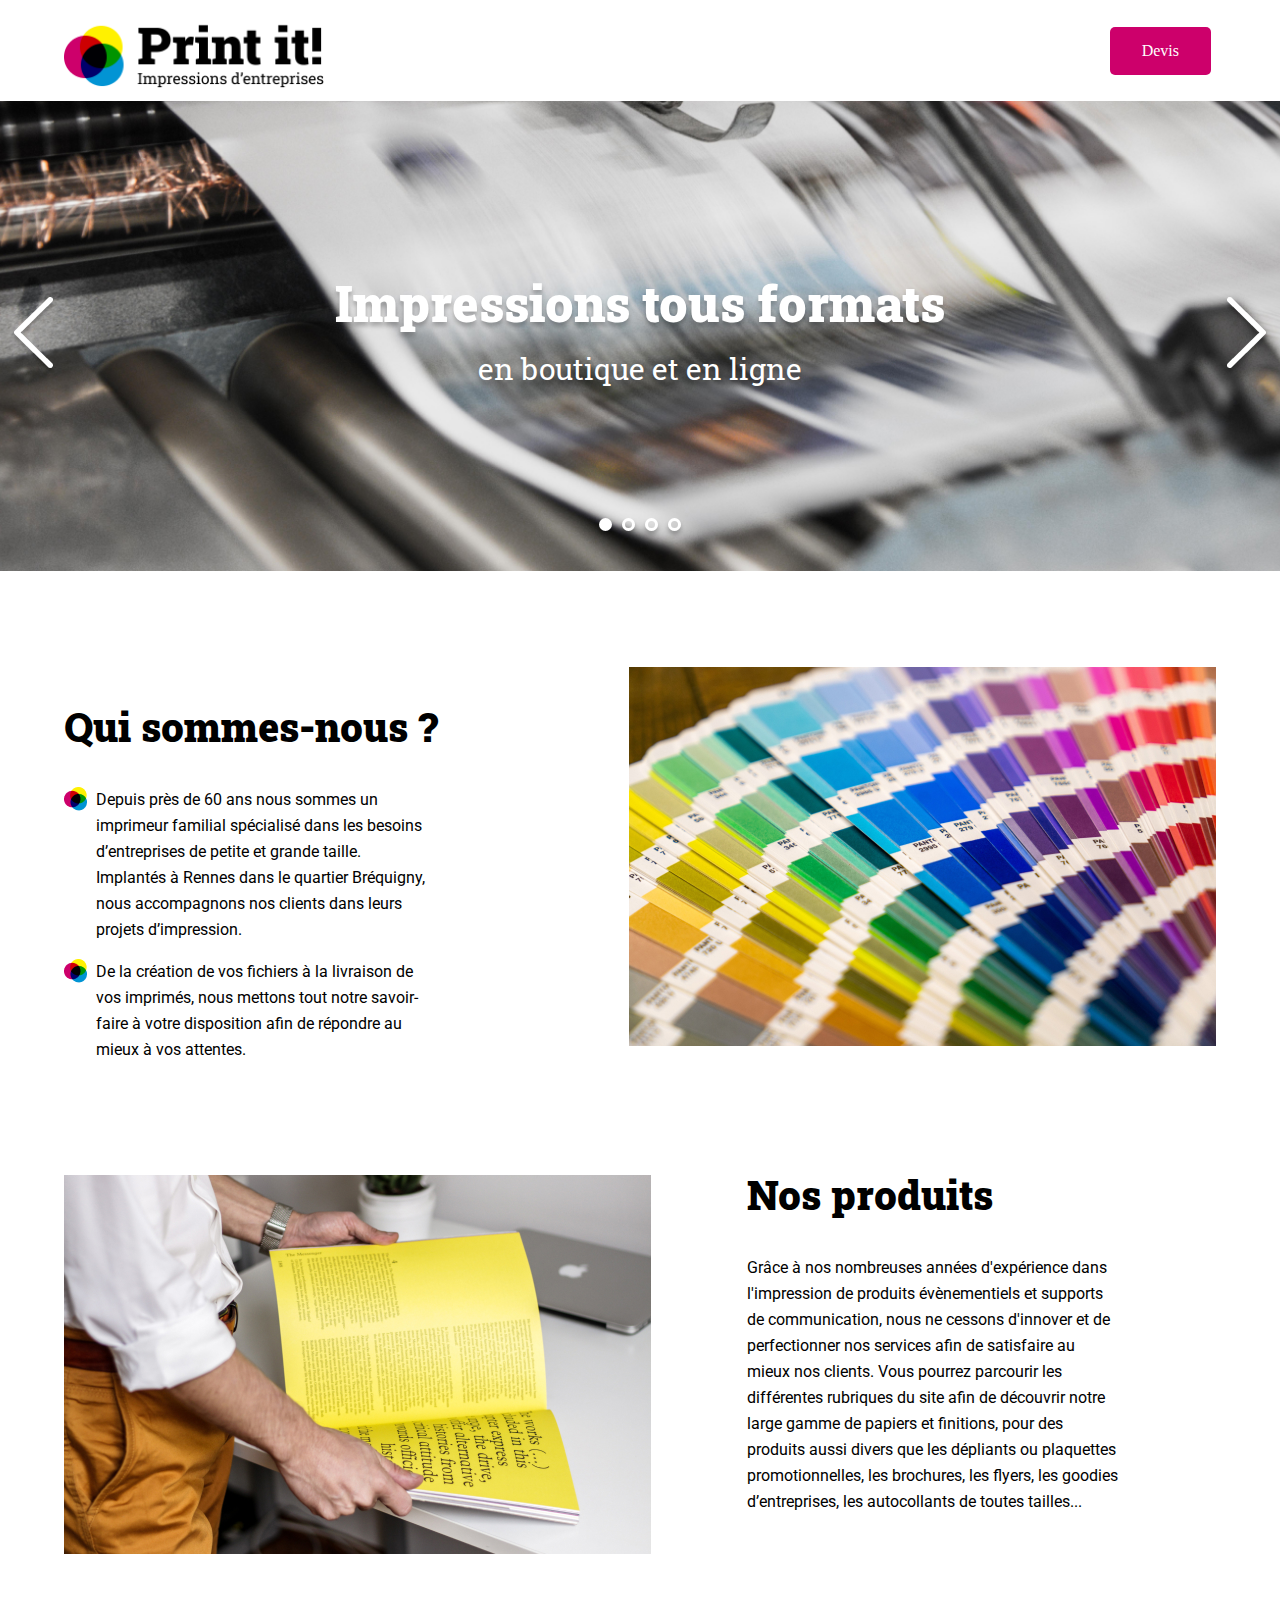
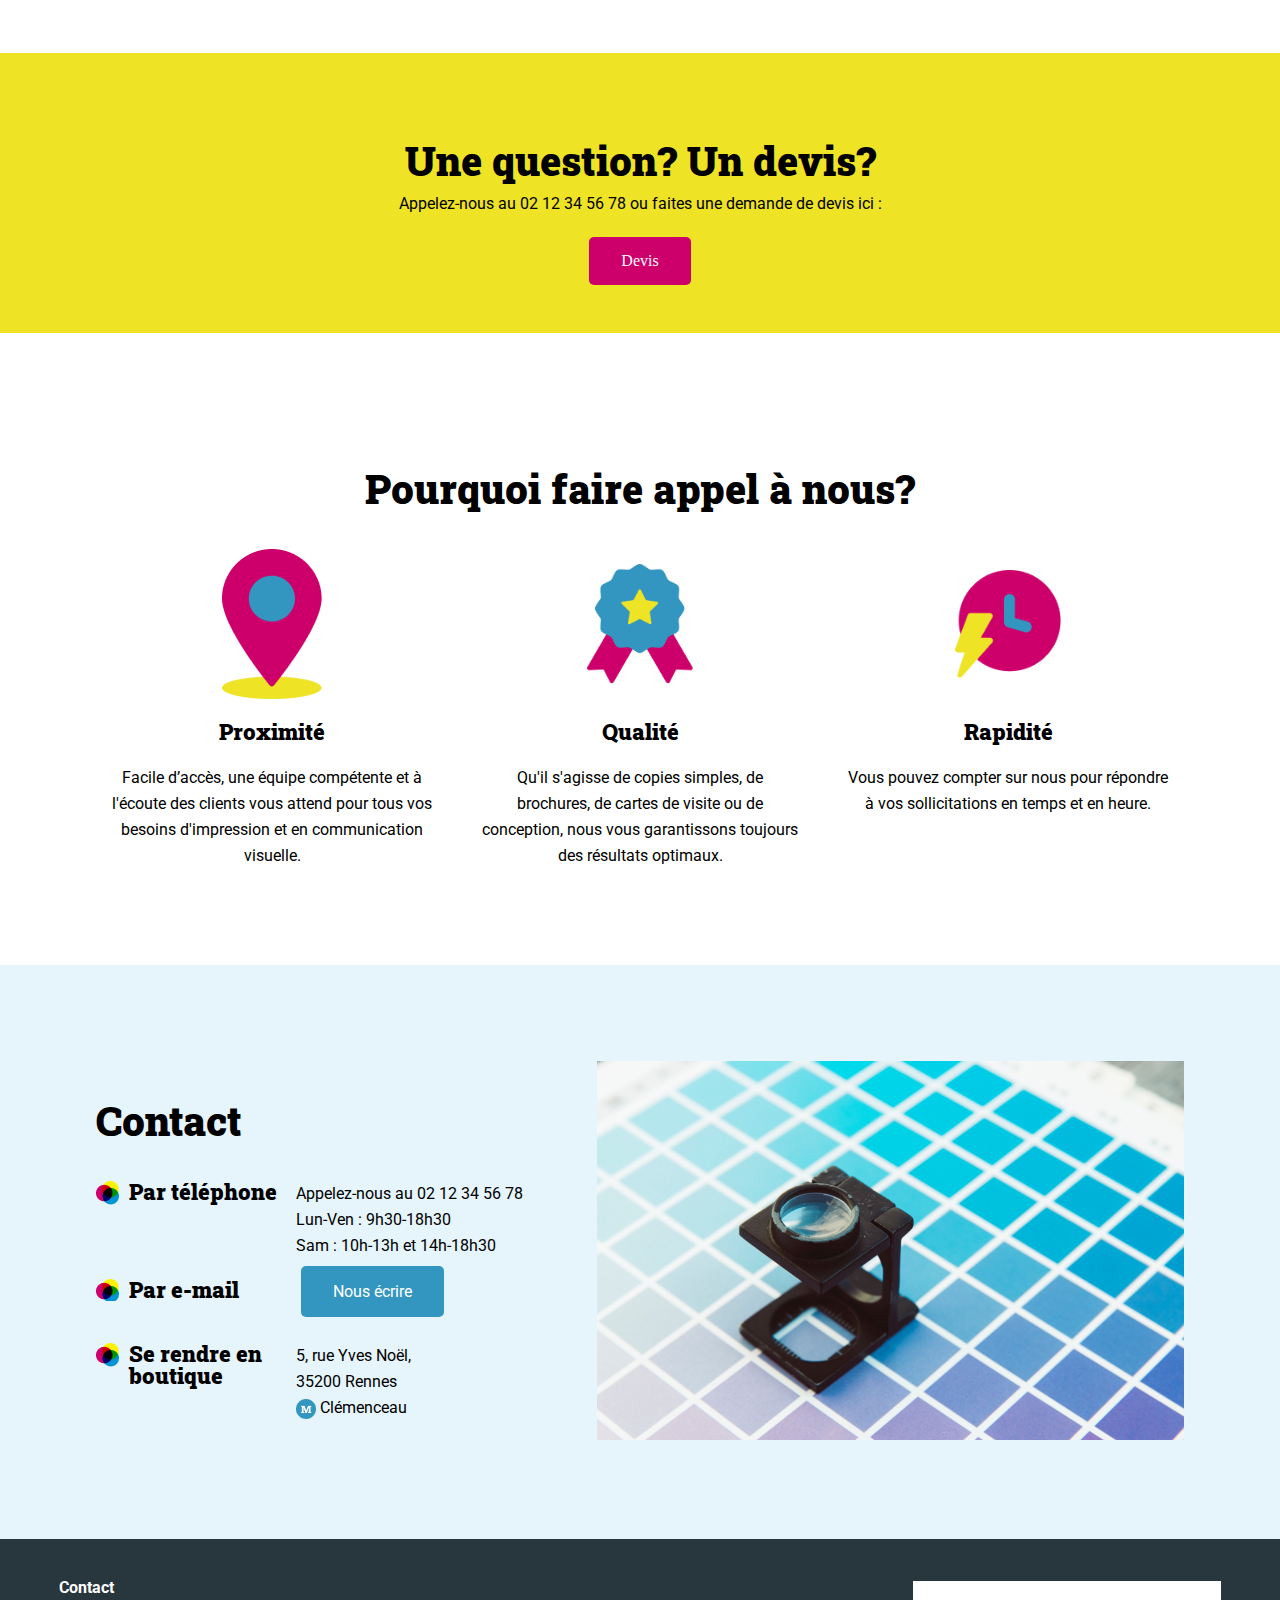
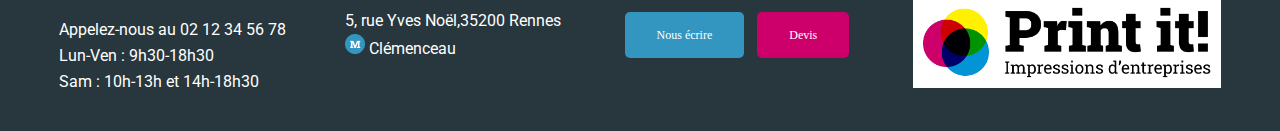
<file: Print-it-JS/index.html>
<!DOCTYPE html>
<html lang="fr">
<head>
	<meta charset="UTF-8">
	<meta name="viewport" content="width=device-width, initial-scale=1.0">
	<title>Print it ! - Impressions d'entreprise</title>
	<link rel="stylesheet" href="./assets/style.css">
	<link rel="preconnect" href="https://fonts.googleapis.com">
	<link rel="preconnect" href="https://fonts.gstatic.com" crossorigin>
	<link href="https://fonts.googleapis.com/css2?family=Roboto:wght@400;700&family=Roboto+Slab:wght@400;900&display=swap" rel="stylesheet">
</head>
<body>
<header class="container">
	<h1>
		<img class="logo" src="./assets/images/logo.png" alt="Print it ! Impressions d'entreprises" >
	</h1>
	<a class="btn devis" href="mailto:contact@print-it.tld">Devis</a>
</header>
<main>
	<div id="banner">
		<img class="banner-img" src="./assets/images/slideshow/slide1.jpg" alt="Banner Print-it">
		<img src="./assets/images/arrow_left.png" alt="Flèche pour naviguer à gauche sur la bannière" class="arrow arrow_left">
		<img src="./assets/images/arrow_right.png" alt="Flèche pour naviguer à droite sur la bannière" class="arrow arrow_right">
		<p>Impressions tous formats <span>en boutique et en ligne</span></p>
		<div class="dots">
		</div>
	</div>
	<section id="about-us" class="container">
		<div>
			<h2>Qui sommes-nous ?</h2>
			<ul>
				<li>Depuis près de 60 ans nous sommes un imprimeur familial spécialisé dans les besoins d’entreprises de petite et grande taille. Implantés à Rennes dans le quartier Bréquigny, nous accompagnons nos clients dans leurs projets d’impression.</li>
				<li>De la création de vos fichiers à la livraison de vos imprimés, nous mettons tout notre savoir-faire à votre disposition afin de répondre au mieux à vos attentes.</li>
			</ul>
		</div>
		<aside>
			<img src="./assets/images/colors.jpg" alt="palette multicolore">
		</aside>
	</section>
	<section id="products" class="container">
		<div>
			<h2>Nos produits</h2>
			<p>Grâce à nos nombreuses années d'expérience dans l'impression de produits évènementiels et supports de communication, nous ne cessons d'innover et de perfectionner nos services afin de satisfaire au mieux nos clients. Vous pourrez parcourir les différentes rubriques du site afin de découvrir notre large gamme de papiers et finitions, pour des produits aussi divers que les dépliants ou plaquettes promotionnelles, les brochures, les flyers, les goodies d’entreprises, les autocollants de toutes tailles... </p>
		</div>
		<aside>
			<img src="./assets/images/yellow-book.jpg" alt="Imprimeur avec un livre jaune dans les mains">
		</aside>

	</section>
	<section id="question" class="bg-yellow">
		<h2>Une question? Un devis?</h2>
		<p>Appelez-nous au 02 12 34 56 78 ou faites une demande de devis ici :</p>
		<a href="mailto:contact@print-it.tld" class="btn devis">Devis</a>
	</section>
	<section id="why-us" class="container">
		<h2>Pourquoi faire appel à nous?</h2>
		<div>
			<article>
				<img src="./assets/images/proximity-icon.png" alt="Icone Proximité">
				<h3>Proximité</h3>
				<p>Facile d’accès, une équipe compétente et à l'écoute des clients vous attend pour tous vos besoins d'impression et en communication visuelle.</p>
			</article>
			<article>
				<img src="./assets/images/quality-icon.png" alt="Icone Qualité">
				<h3>Qualité</h3>
				<p>Qu'il s'agisse de copies simples, de brochures, de cartes de visite ou de conception, nous vous garantissons toujours des résultats optimaux.</p>
			</article>
			<article>
				<img src="./assets/images/speedy-icon.png" alt="Rapidité Qualité">
				<h3>Rapidité</h3>
				<p>Vous pouvez compter sur nous pour répondre à vos sollicitations en temps et en heure.</p>
			</article>
		</div>
	</section>
	<section id="contact" class="bg-lightblue">
		<div class="container">
			<div>
				<h2>Contact</h2>
				<div>
					<h3>Par téléphone</h3>
					<ul>
						<li>Appelez-nous au 02 12 34 56 78</li>
						<li>Lun-Ven : 9h30-18h30</li>
						<li>Sam : 10h-13h et 14h-18h30</li>
					</ul>
				</div>
				<div>
					<h3>Par e-mail</h3>
					<p>
						<a href="mailto:contact@print-it.tld" class="btn">Nous écrire</a>
					</p>
				</div>
				<div>
					<h3>Se rendre en boutique</h3>
					<p>5, rue Yves Noël,<br>
						35200 Rennes<br>
						<img class="inline-icon" src="./assets/images/metro.png" alt="metro"/> Clémenceau</p>
				</div>
			</div>
			<div>
				<img src="./assets/images/magnifying-glass.jpg" alt="Loupe avec palette bleue">
			</div>

		</div>
	</section>
</main>
<footer>
	<div>
		<p class="footer-contact">Contact</p>
		<ul>
			<li>Appelez-nous au 02 12 34 56 78</li>
			<li>Lun-Ven : 9h30-18h30</li>
			<li>Sam : 10h-13h et 14h-18h30</li>
		</ul>
	</div>
	<div>
		<p>5, rue Yves Noël,35200 Rennes<br>
			<img src="./assets/images/metro.png" alt="metro"/> Clémenceau</p>
	</div>
	<div>
		<a href="mailto:contact@print-it.tld" class="btn">Nous écrire</a>
		<a href="mailto:contact@print-it.tld?subject=Demande&nbsp;de&nbsp;devis" class="btn devis">Devis</a>
	</div>
	<div>
		<img class="footer-logo" src="./assets/images/logo.png" alt="Print it ! Impressions d'entreprises" >
	</div>
</footer>
<script src="./assets/script.js"></script>
</body>
</html>
</file>
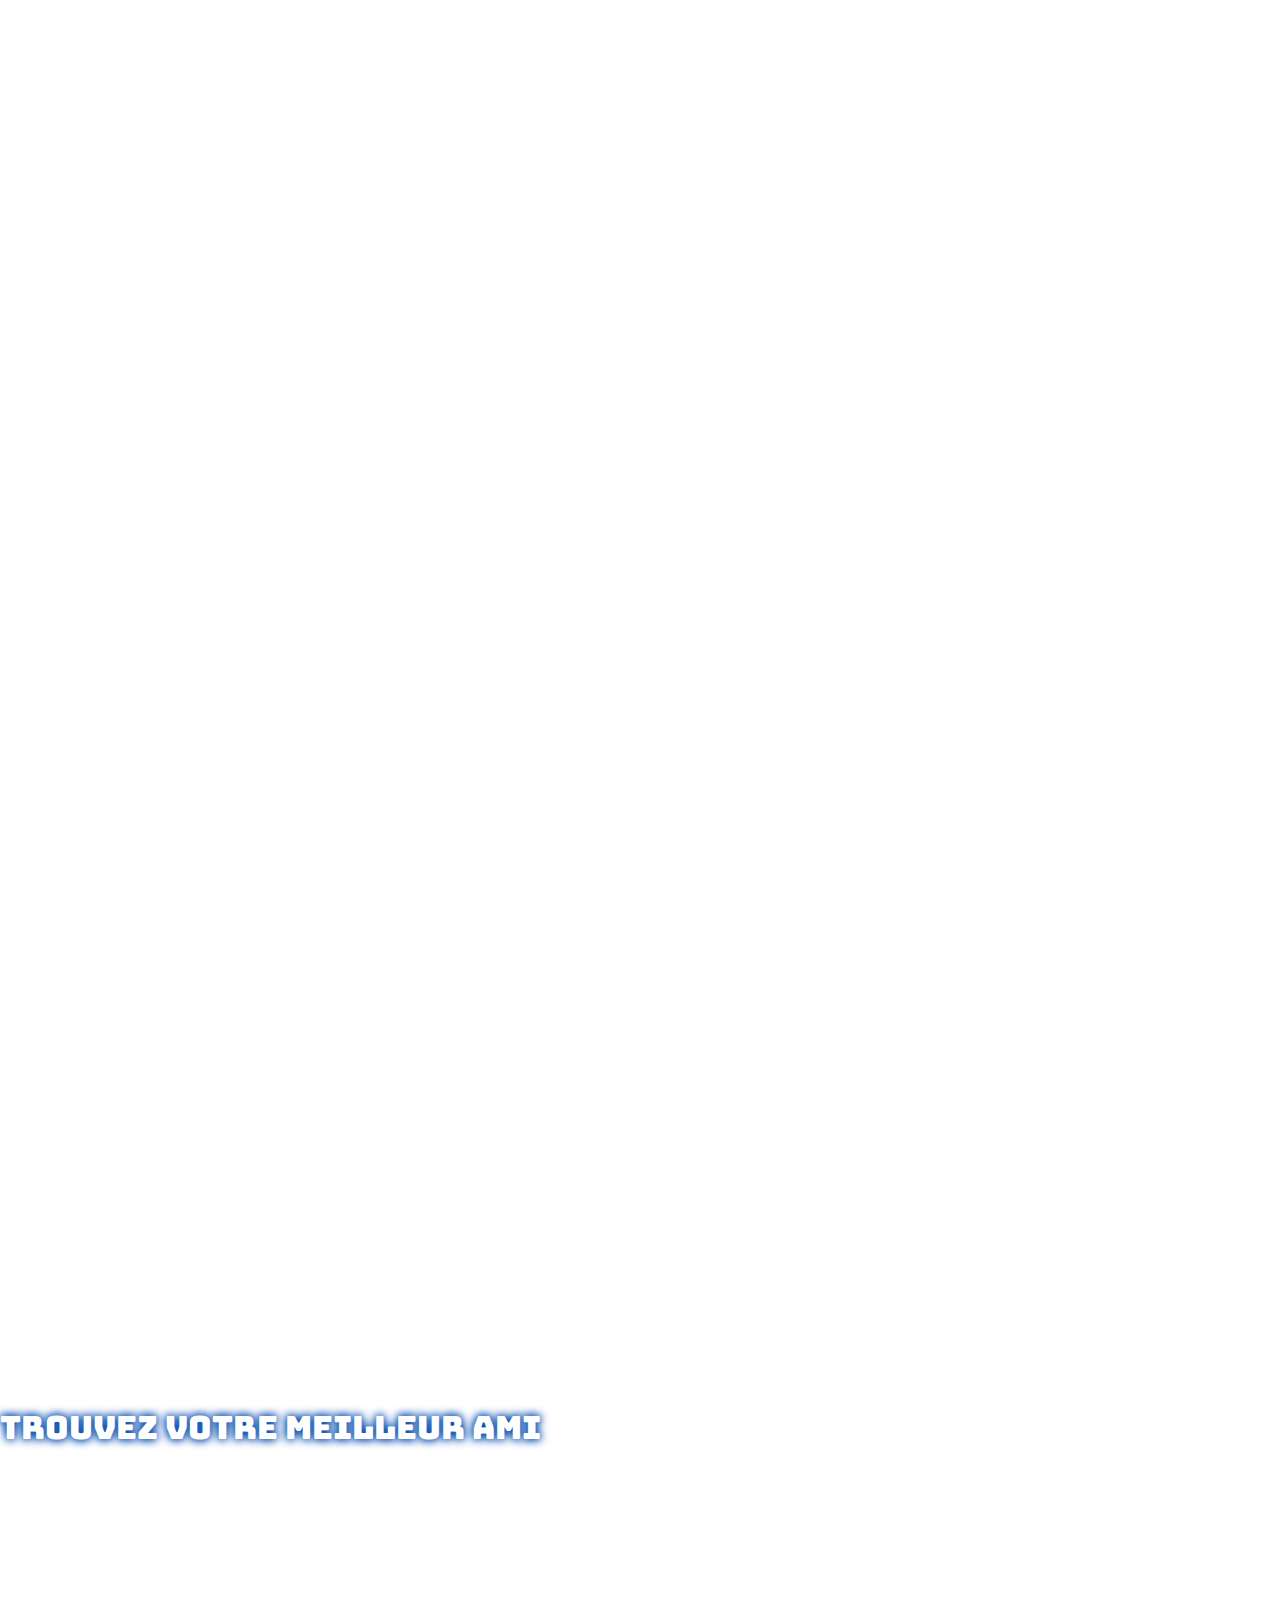
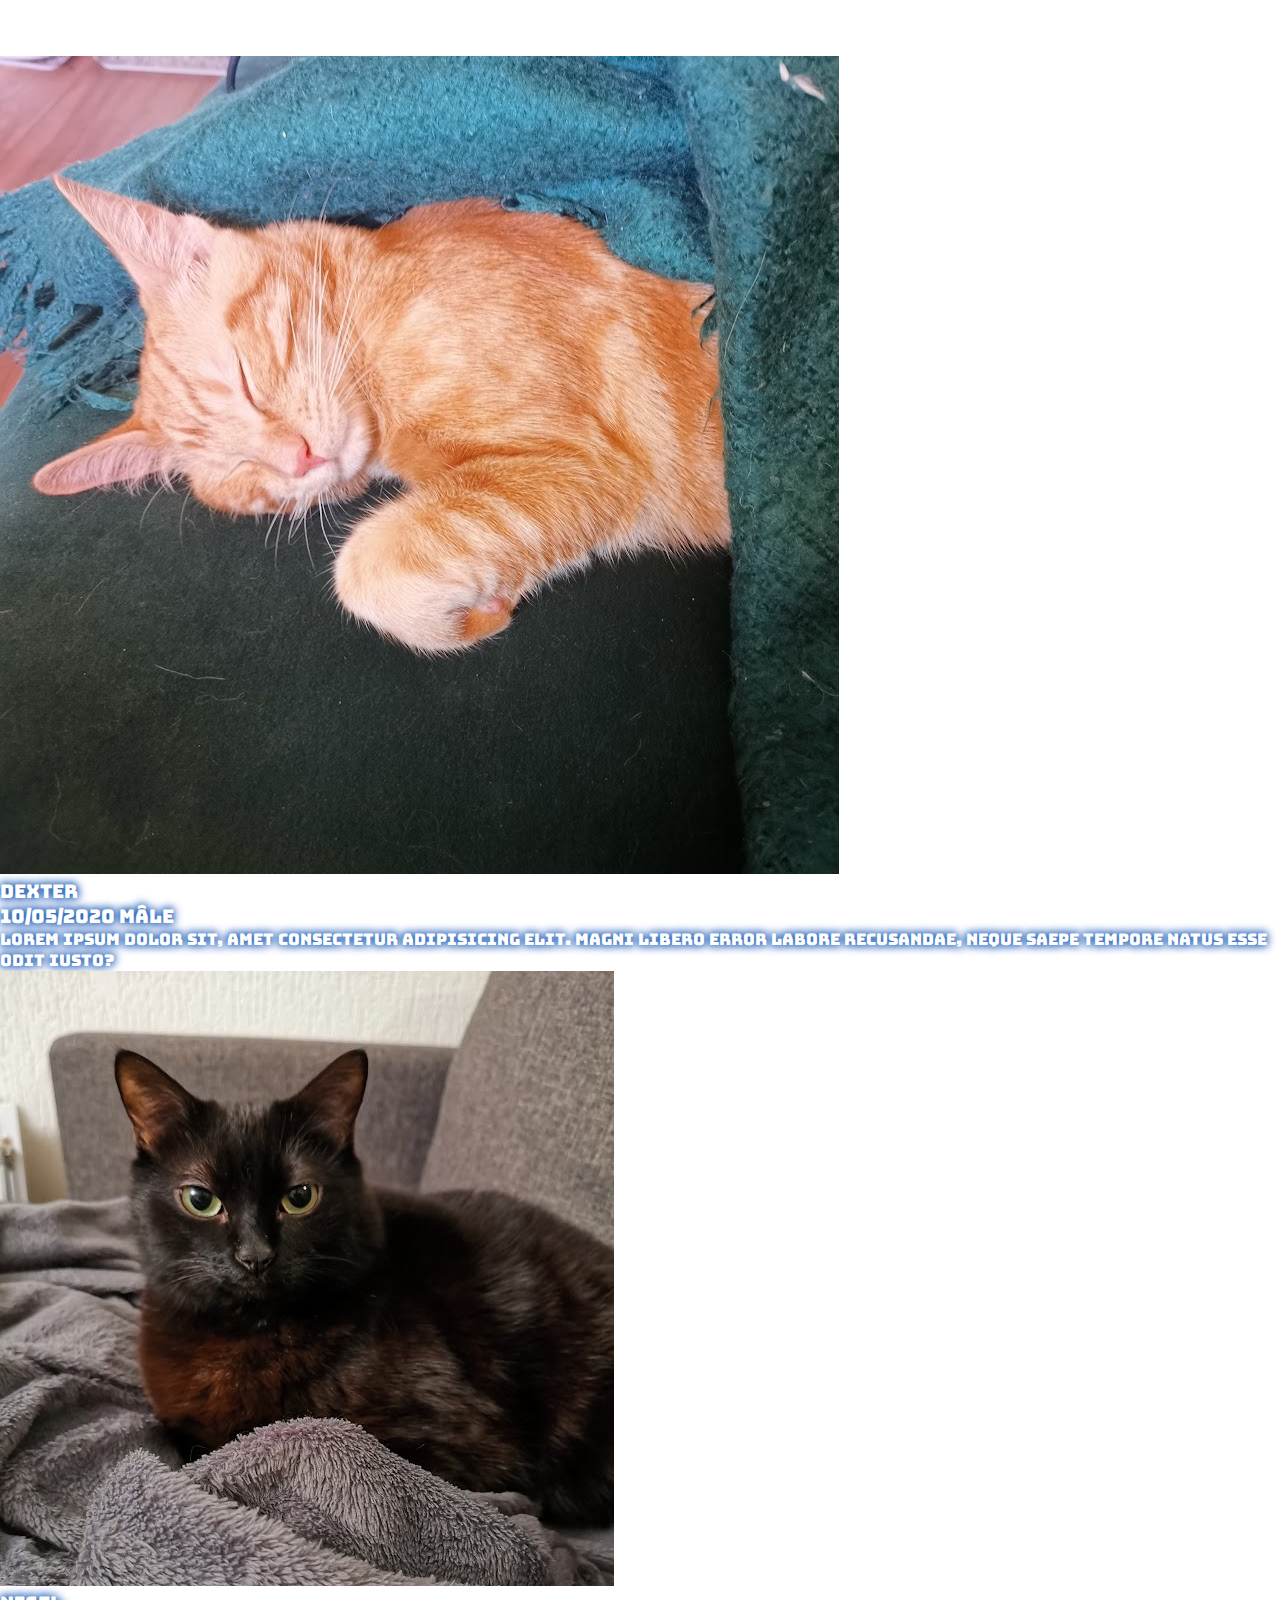
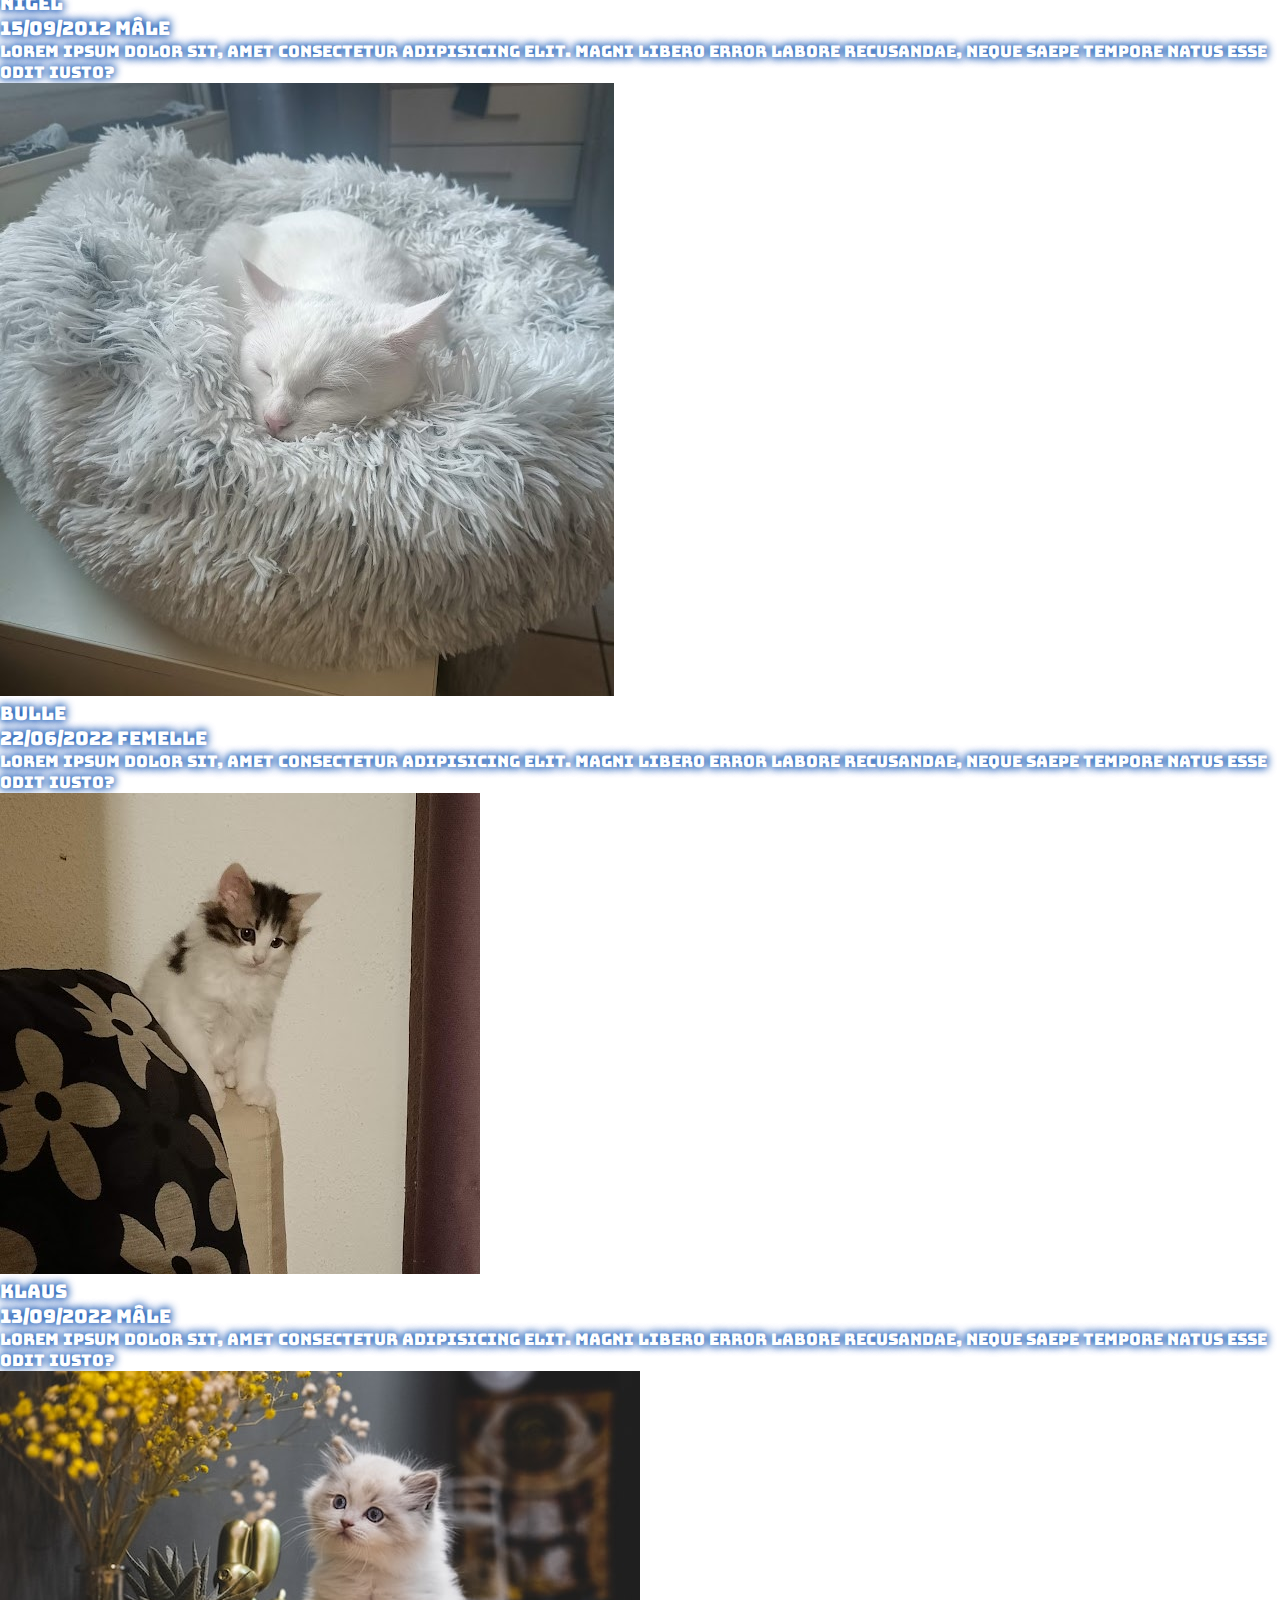
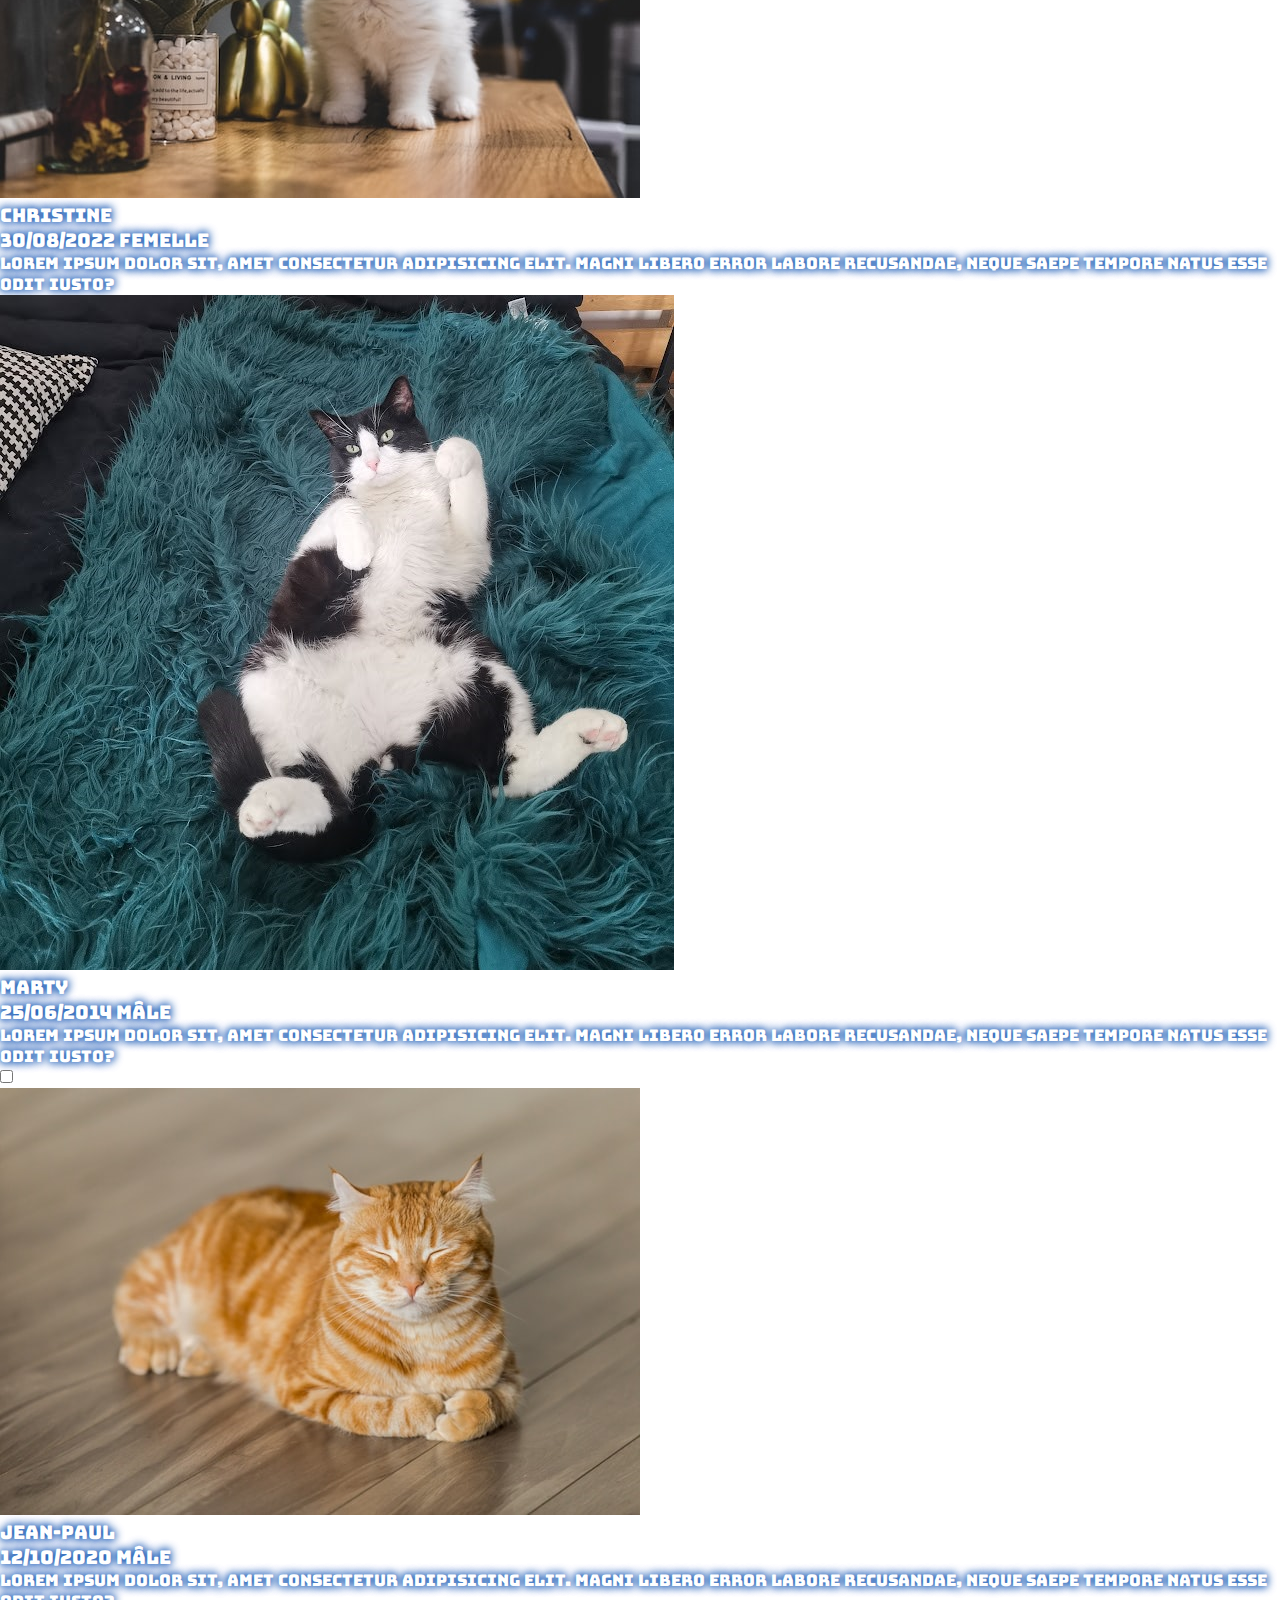
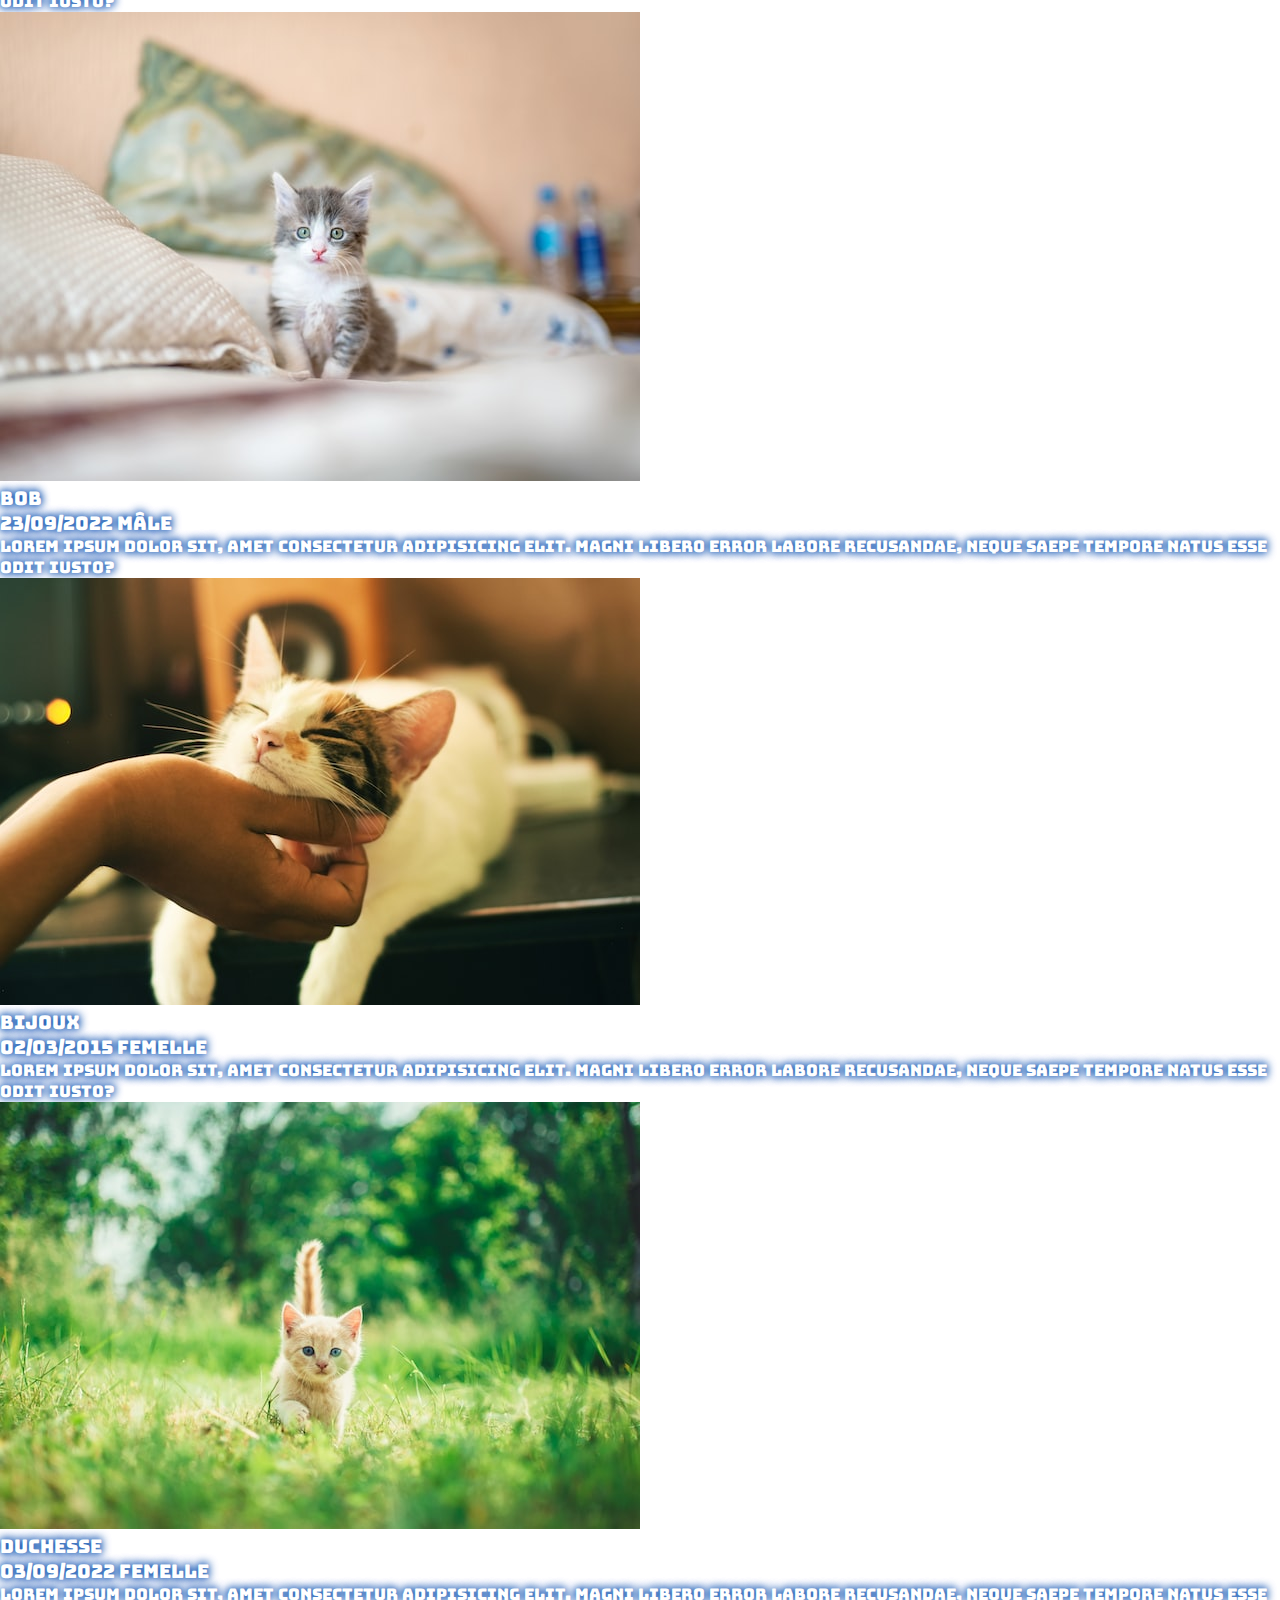
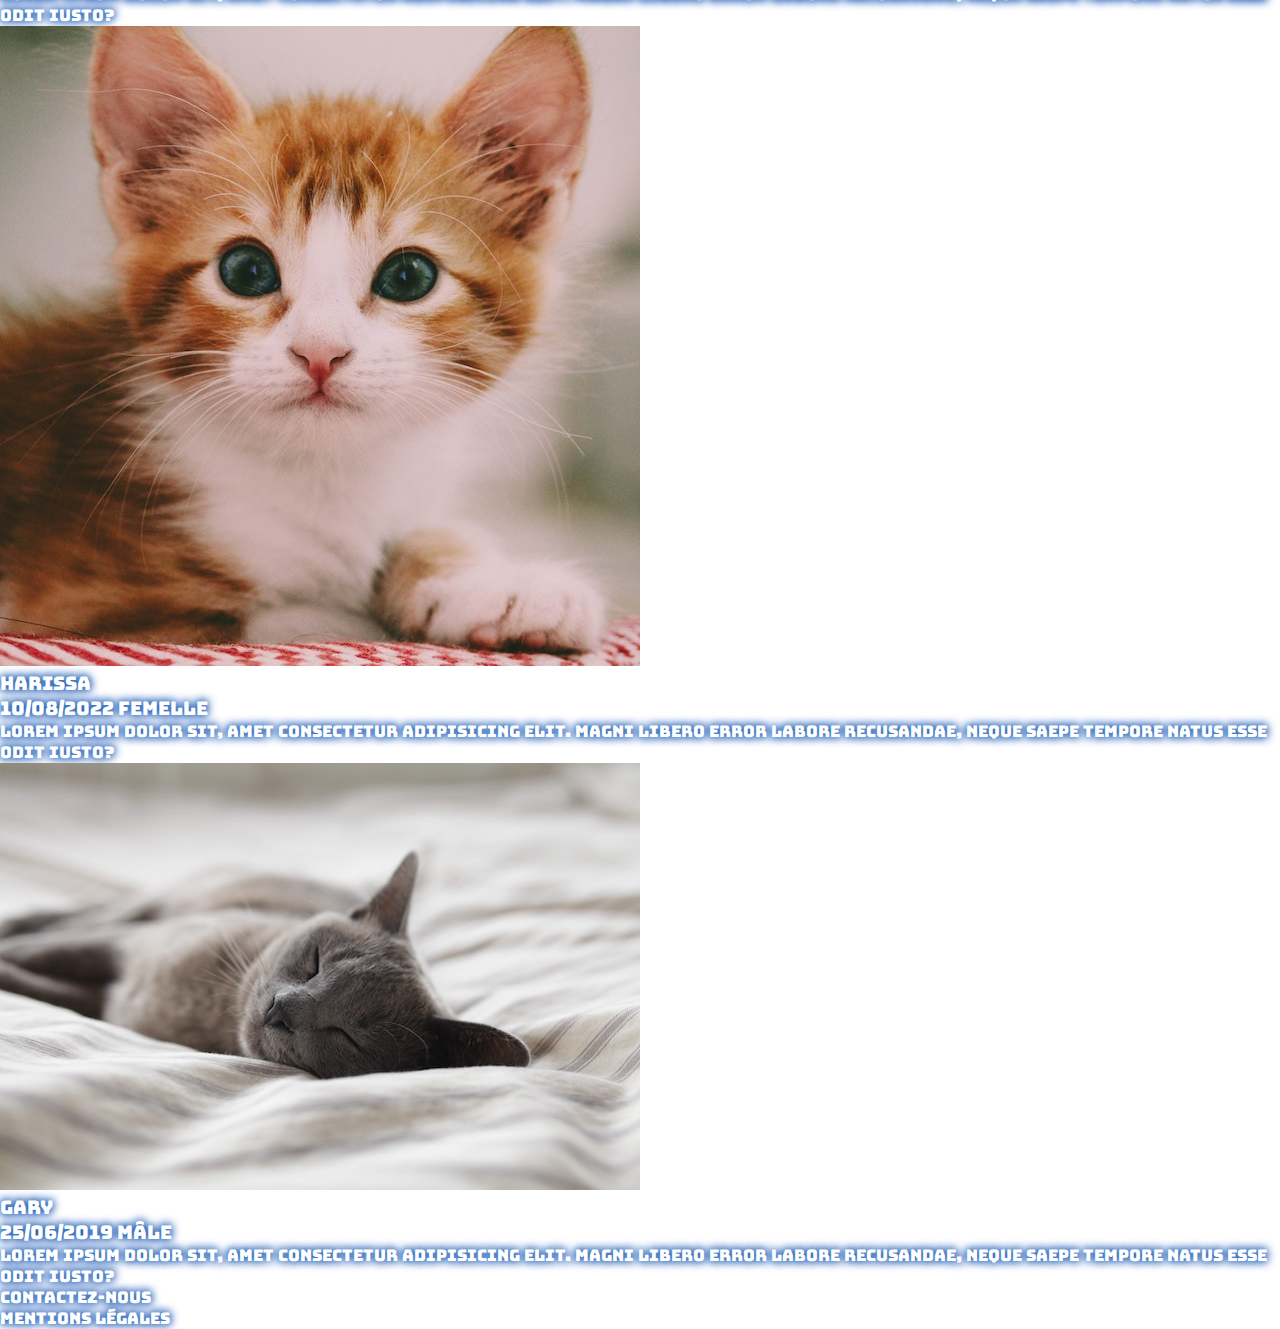
<file: page2.html>
<!DOCTYPE html>
<html lang="fr">
  <head>
    <meta charset="UTF-8" />
    <meta http-equiv="X-UA-Compatible" content="IE=edge" />
    <meta name="viewport" content="width=device-width, initial-scale=1.0" />
    <title>Les Petits Fripons | Nos Chats à adopter</title>
    <link rel="stylesheet" href="index.css" />
    <link
      rel="stylesheet"
      href="https://cdnjs.cloudflare.com/ajax/libs/font-awesome/6.2.1/css/all.min.css"
      integrity="sha512-MV7K8+y+gLIBoVD59lQIYicR65iaqukzvf/nwasF0nqhPay5w/9lJmVM2hMDcnK1OnMGCdVK+iQrJ7lzPJQd1w=="
      crossorigin="anonymous"
      referrerpolicy="no-referrer"
    />
    <link rel="shortcut icon" href="favicon.png" type="image/x-icon" />
  </head>
  <body>
    <header>
      <nav id="navbar">
        <span class="left-nav">LES PETITS FRIPONS</span>
        <ul class="center-nav">
          <li class="nav-items"><a href="./index.html"> Accueil</a></li>
          <li class="nav-items"><a href="#">Nos chats à l'adoption</a></li>
          <li class="nav-items"><a href="#">Blog</a></li>
        </ul>
        <ul class="right-nav">
          <li class="nav-items"><i class="fa-brands fa-facebook-f"></i></li>
          <li class="nav-items"><i class="fa-brands fa-instagram"></i></li>
          <li class="nav-items"><i class="fa-brands fa-twitter"></i></li>
        </ul>
      </nav>
      <div class="background-header"></div>
    </header>
    <main>
      <section class="title-container">
        <h1 class="main-title">TROUVEZ VOTRE MEILLEUR AMI</h1>
      </section>
      <section>
        <div class="cat-container">
          <div class="cat-card-container">
            <div class="cat-card">
              <div class="cat-card-male">
                <img src="./img/dexter.jpg" alt="Chat roux" class="img-cat" />
                <h3 class="cat-name">
                  Dexter <br />
                  <span class="cat-info">10/05/2020 Mâle</span>
                </h3>
                <p class="cat-description">
                  Lorem ipsum dolor sit, amet consectetur adipisicing elit.
                  Magni libero error labore recusandae, neque saepe tempore
                  natus esse odit iusto?
                </p>
              </div>
            </div>
            <div class="cat-card">
              <div class="cat-card-male">
                <img src="./img/nigel.jpg" alt="Chat noir" class="img-cat" />
                <h3 class="cat-name">
                  Nigel <br />
                  <span class="cat-info">15/09/2012 Mâle</span>
                </h3>
                <p class="cat-description">
                  Lorem ipsum dolor sit, amet consectetur adipisicing elit.
                  Magni libero error labore recusandae, neque saepe tempore
                  natus esse odit iusto?
                </p>
              </div>
            </div>
            <div class="cat-card">
              <div class="cat-card-female">
                <img
                  src="./img/bulle.jpg"
                  alt="Chatte blanche"
                  class="img-cat"
                />
                <h3 class="cat-name">
                  Bulle <br />
                  <span class="cat-info">22/06/2022 Femelle</span>
                </h3>
                <p class="cat-description">
                  Lorem ipsum dolor sit, amet consectetur adipisicing elit.
                  Magni libero error labore recusandae, neque saepe tempore
                  natus esse odit iusto?
                </p>
              </div>
            </div>
            <div class="cat-card">
              <div class="cat-card-male">
                <img
                  src="./img/klaus.jpg"
                  alt="Chaton blanc et tigré"
                  class="img-cat"
                />
                <h3 class="cat-name">
                  Klaus <br />
                  <span class="cat-info">13/09/2022 Mâle</span>
                </h3>
                <p class="cat-description">
                  Lorem ipsum dolor sit, amet consectetur adipisicing elit.
                  Magni libero error labore recusandae, neque saepe tempore
                  natus esse odit iusto?
                </p>
              </div>
            </div>
            <div class="cat-card">
              <div class="cat-card-female">
                <img
                  src="./img/chat5.jpg"
                  alt="Chaton blanc à poil long"
                  class="img-cat"
                />
                <h3 class="cat-name">
                  Christine <br />
                  <span class="cat-info">30/08/2022 Femelle</span>
                </h3>
                <p class="cat-description">
                  Lorem ipsum dolor sit, amet consectetur adipisicing elit.
                  Magni libero error labore recusandae, neque saepe tempore
                  natus esse odit iusto?
                </p>
              </div>
            </div>
            <div class="cat-card">
              <div class="cat-card-male">
                <img
                  src="./img/Marty.jpg"
                  alt="Chat noir et banc"
                  class="img-cat"
                />
                <h3 class="cat-name">
                  Marty <br />
                  <span class="cat-info">25/06/2014 Mâle</span>
                </h3>
                <p class="cat-description">
                  Lorem ipsum dolor sit, amet consectetur adipisicing elit.
                  Magni libero error labore recusandae, neque saepe tempore
                  natus esse odit iusto?
                </p>
              </div>
            </div>
          </div>
        </div>
        <div class="hidden-cards-container">
          <input type="checkbox" name="Charger plus" id="load" class="hidden" />
          <label for="load" class="load-button"></label>
          <div class="hidden-cards">
            <div class="cat-card">
              <div class="cat-card-male">
                <img src="./img/chat1.jpg" alt="Chat roux" class="img-cat" />
                <h3 class="cat-name">
                  Jean-Paul <br />
                  <span class="cat-info">12/10/2020 Mâle</span>
                </h3>
                <p class="cat-description">
                  Lorem ipsum dolor sit, amet consectetur adipisicing elit.
                  Magni libero error labore recusandae, neque saepe tempore
                  natus esse odit iusto?
                </p>
              </div>
            </div>
            <div class="cat-card">
              <div class="cat-card-male">
                <img
                  src="./img/chat2.jpg"
                  alt="Chaton blanc et tigré"
                  class="img-cat"
                />
                <h3 class="cat-name">
                  Bob <br />
                  <span class="cat-info">23/09/2022 Mâle</span>
                </h3>
                <p class="cat-description">
                  Lorem ipsum dolor sit, amet consectetur adipisicing elit.
                  Magni libero error labore recusandae, neque saepe tempore
                  natus esse odit iusto?
                </p>
              </div>
            </div>
            <div class="cat-card">
              <div class="cat-card-female">
                <img
                  src="./img/chat3.jpg"
                  alt="Chatte blanche et tigrée"
                  class="img-cat"
                />
                <h3 class="cat-name">
                  Bijoux <br />
                  <span class="cat-info">02/03/2015 Femelle</span>
                </h3>
                <p class="cat-description">
                  Lorem ipsum dolor sit, amet consectetur adipisicing elit.
                  Magni libero error labore recusandae, neque saepe tempore
                  natus esse odit iusto?
                </p>
              </div>
            </div>
            <div class="cat-card">
              <div class="cat-card-female">
                <img src="./img/chat4.jpg" alt="Chaton roux" class="img-cat" />
                <h3 class="cat-name">
                  Duchesse <br />
                  <span class="cat-info">03/09/2022 Femelle</span>
                </h3>
                <p class="cat-description">
                  Lorem ipsum dolor sit, amet consectetur adipisicing elit.
                  Magni libero error labore recusandae, neque saepe tempore
                  natus esse odit iusto?
                </p>
              </div>
            </div>
            <div class="cat-card">
              <div class="cat-card-female">
                <img
                  src="./img/chat7.jpg"
                  alt="Chaton blanc à poil long"
                  class="img-cat"
                />
                <h3 class="cat-name">
                  Harissa <br />
                  <span class="cat-info">10/08/2022 Femelle</span>
                </h3>
                <p class="cat-description">
                  Lorem ipsum dolor sit, amet consectetur adipisicing elit.
                  Magni libero error labore recusandae, neque saepe tempore
                  natus esse odit iusto?
                </p>
              </div>
            </div>
            <div class="cat-card">
              <div class="cat-card-male">
                <img
                  src="./img/chat6.jpg"
                  alt="Chat chartreux"
                  class="img-cat"
                />
                <h3 class="cat-name">
                  Gary <br />
                  <span class="cat-info">25/06/2019 Mâle</span>
                </h3>
                <p class="cat-description">
                  Lorem ipsum dolor sit, amet consectetur adipisicing elit.
                  Magni libero error labore recusandae, neque saepe tempore
                  natus esse odit iusto?
                </p>
              </div>
            </div>
          </div>
        </div>
      </section>
    </main>
    <footer>
      <div class="footer-container">
        <div class="left-footer">
          <span class="items-footer"
            ><a href="./index.html#contact"> Contactez-nous</a></span

          >
        </div>
        <div class="middle-footer">
          <span class="items-footer"><a href="#"> Mentions légales</a></span>
        </div>
        <div class="right-footer">
          <ul class="right-footer-social">
            <li class="items-footer">
              <i class="fa-brands fa-facebook-f"></i>
            </li>
            <li class="items-footer">
              <i class="fa-brands fa-instagram"></i>
            </li>
            <li class="items-footer">
              <i class="fa-brands fa-twitter"></i>
            </li>
          </ul>
        </div>
      </div>
    </footer>
    <script src="index.js"></script>
  </body>
</html>
</file>
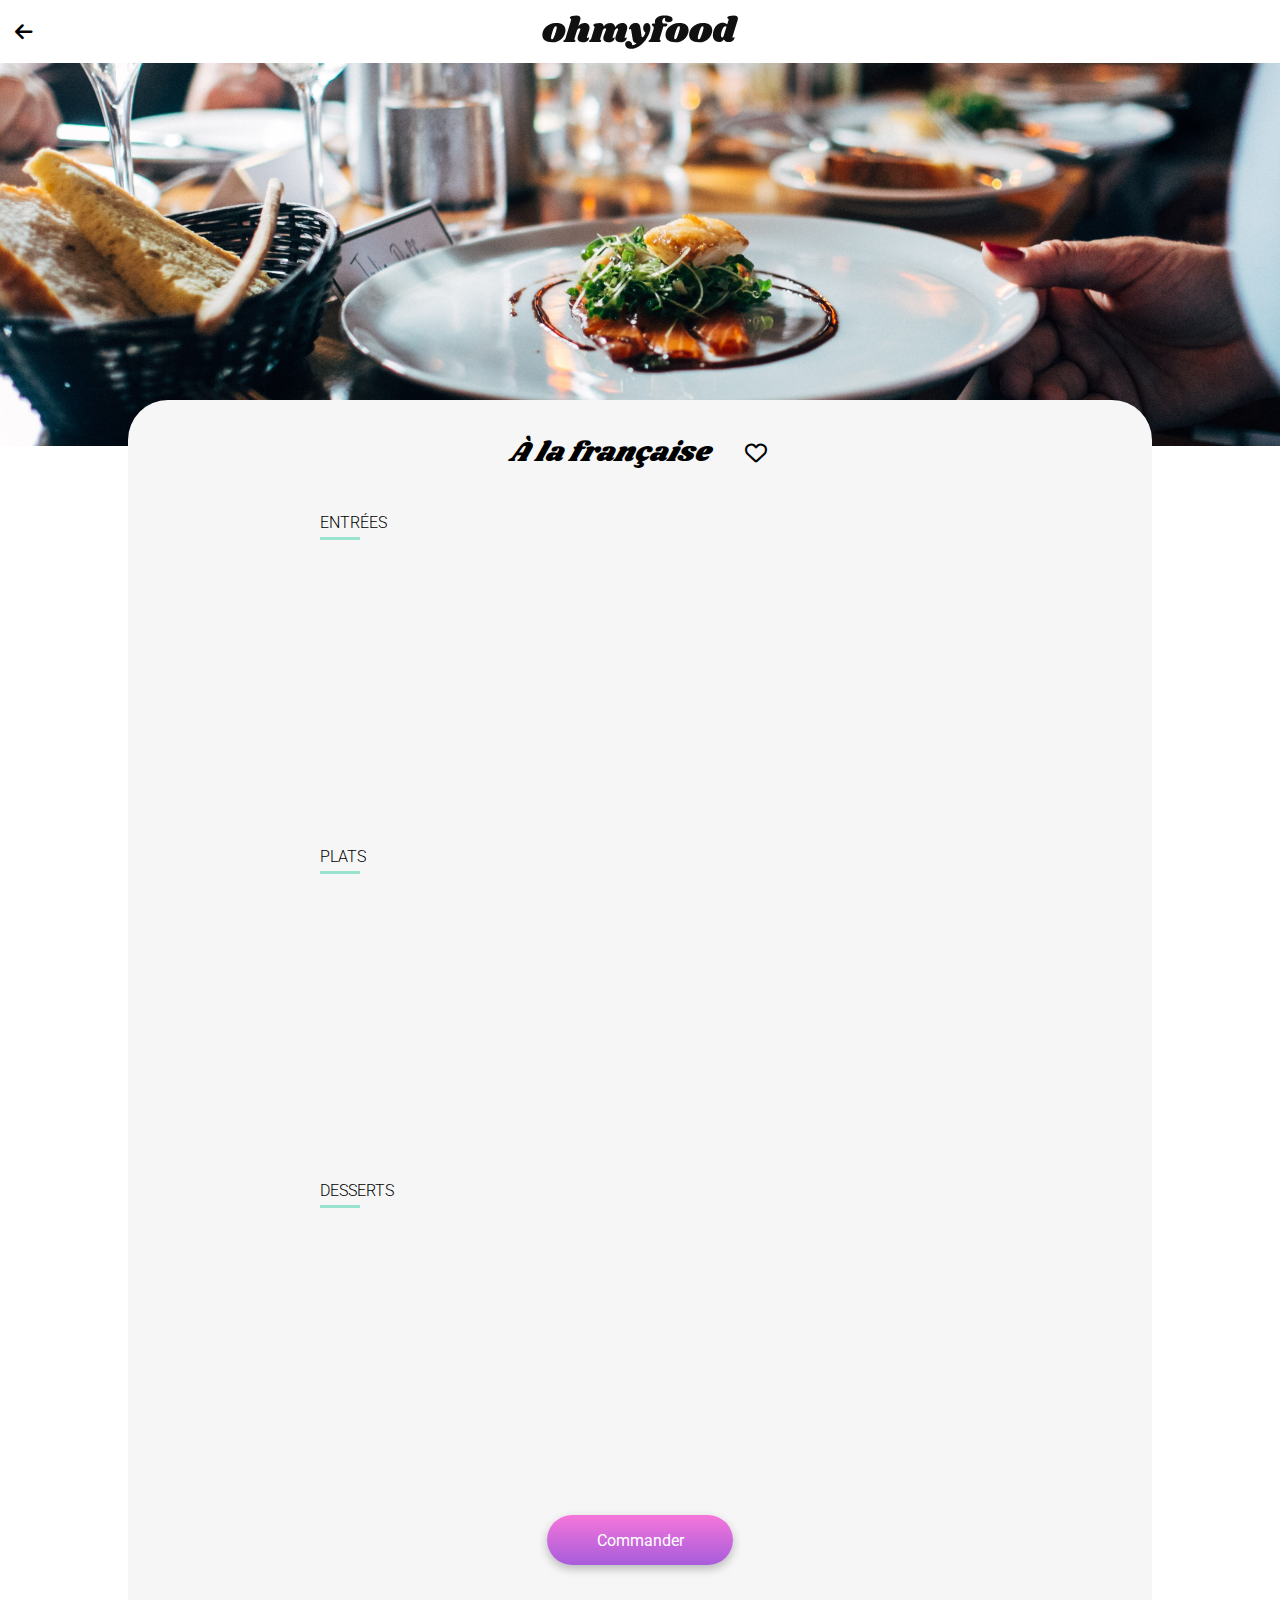
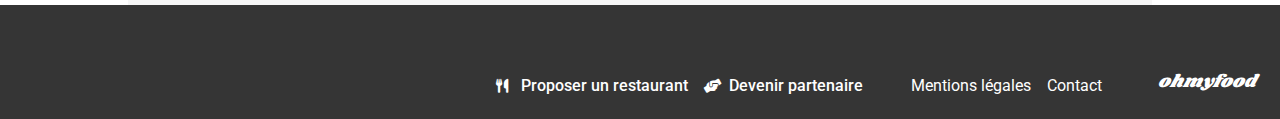
<file: OhMyFood/restaurants/a-la-francaise.html>
<!DOCTYPE html>
<html lang="fr">
  <head>
    <meta charset="UTF-8" />
    <meta name="viewport" content="width=device-width, initial-scale=1.0" />
    <title>À la française</title>
    <link
      rel="stylesheet"
      href="https://cdnjs.cloudflare.com/ajax/libs/font-awesome/6.0.0-beta3/css/all.min.css"
    />
    <link rel="preconnect" href="https://fonts.googleapis.com" />
    <link rel="preconnect" href="https://fonts.gstatic.com" crossorigin />
    <link
      href="https://fonts.googleapis.com/css2?family=Roboto:wght@300;400;500;700&family=Shrikhand&display=swap"
      rel="stylesheet"
    />
    <link rel="stylesheet" href="../css/style.css" />
  </head>
  <body>
    <header class="header">
      <a href="../index.html" class="header__back-button">
        <i class="fa-solid fa-arrow-left" aria-label="Bouton retour page d'accueil"></i>
      </a>
      <h1 class="header__title">
        <img
          src="../assets/images/logo/ohmyfood@2x.svg"
          alt="Ohmyfood, réserver vos menus préférés"
        />
      </h1>
    </header>
    <main class="restaurant-container">
      <img
        src="../assets/images/restaurants/jay-wennington-N_Y88TWmGwA-unsplash.jpg"
        alt=""
        class="restaurant-picture"
      />
      <div class="restaurant-menu">
        <div class="restaurant-menu__title-container">
          <h2 class="restaurant-menu__title">À la française</h2>
          <label class="like-button like-button--restaurant">
            <input
              type="checkbox"
              name="like-a-la-francaise"
              id="like-a-la-francaise"
              value="like-a-la-francaise"
              class="checkbox-like"
            />
            <i class="fa-regular fa-heart unlike"></i>
            <i class="fa-solid fa-heart liked"></i>
          </label>
        </div>
        <div class="menus">
          <section class="menus__container">
            <h3 class="menus__title">entrées</h3>
            <ul class="menus__list">
              <li class="menus__card">
                <article class="menu-item">
                  <div class="menu-item__text">
                    <h4 class="menu-item__title">Tartare de poulpe acidulé</h4>
                    <p class="menu-item__description">Aux zestes d'orange</p>
                  </div>
                  <span class="menu-item__price">25€</span>
                </article>
                <div class="menus__card--checked">
                  <i class="fa-solid fa-circle-check"></i>
                </div>
              </li>
              <li class="menus__card">
                <article class="menu-item">
                  <div class="menu-item__text">
                    <h4 class="menu-item__title">Velouté de légumes d'antan</h4>
                    <p class="menu-item__description">
                      Carotte, panais, topinambour
                    </p>
                  </div>
                  <span class="menu-item__price">35€</span>
                </article>
                <div class="menus__card--checked">
                  <i class="fa-solid fa-circle-check"></i>
                </div>
              </li>
              <li class="menus__card">
                <article class="menu-item">
                  <div class="menu-item__text">
                    <h4 class="menu-item__title">Soupe à l'oignon</h4>
                    <p class="menu-item__description">Revisitée</p>
                  </div>
                  <span class="menu-item__price">20€</span>
                </article>
                <div class="menus__card--checked">
                  <i class="fa-solid fa-circle-check"></i>
                </div>
              </li>
            </ul>
          </section>
          <section class="menus__container">
            <h3 class="menus__title">Plats</h3>
            <ul class="menus__list">
              <li class="menus__card">
                <article class="menu-item">
                  <div class="menu-item__text">
                    <h4 class="menu-item__title">Coquilles Saint-Jacques</h4>
                    <p class="menu-item__description">
                      Accompagnées d'une purée de panais
                    </p>
                  </div>
                  <span class="menu-item__price">40€</span>
                </article>
                <div class="menus__card--checked">
                  <i class="fa-solid fa-circle-check"></i>
                </div>
              </li>
              <li class="menus__card">
                <article class="menu-item">
                  <div class="menu-item__text">
                    <h4 class="menu-item__title">Magret de canard</h4>
                    <p class="menu-item__description">
                      Et parmentier de pommes de terre
                    </p>
                  </div>
                  <span class="menu-item__price">35€</span>
                </article>
                <div class="menus__card--checked">
                  <i class="fa-solid fa-circle-check"></i>
                </div>
              </li>
              <li class="menus__card">
                <article class="menu-item">
                  <div class="menu-item__text">
                    <h4 class="menu-item__title">
                      Pigeonneau d'Ille-et-Vilaine
                    </h4>
                    <p class="menu-item__description">
                      Sur son lit de gnocchis aux légumes
                    </p>
                  </div>
                  <span class="menu-item__price">44€</span>
                </article>
                <div class="menus__card--checked">
                  <i class="fa-solid fa-circle-check"></i>
                </div>
              </li>
            </ul>
          </section>
          <section class="menus__container">
            <h3 class="menus__title">Desserts</h3>
            <ul class="menus__list">
              <li class="menus__card">
                <article class="menu-item">
                  <div class="menu-item__text">
                    <h4 class="menu-item__title">
                      Pétales de violettes glacés
                    </h4>
                    <p class="menu-item__description">Et purée de noisettes</p>
                  </div>
                  <span class="menu-item__price">18€</span>
                </article>
                <div class="menus__card--checked">
                  <i class="fa-solid fa-circle-check"></i>
                </div>
              </li>
              <li class="menus__card">
                <article class="menu-item">
                  <div class="menu-item__text">
                    <h4 class="menu-item__title">Fondant au chocolat</h4>
                    <p class="menu-item__description">Revisité</p>
                  </div>
                  <span class="menu-item__price">22€</span>
                </article>
                <div class="menus__card--checked">
                  <i class="fa-solid fa-circle-check"></i>
                </div>
              </li>
              <li class="menus__card">
                <article class="menu-item">
                  <div class="menu-item__text">
                    <h4 class="menu-item__title">Millefeuille croustillant</h4>
                    <p class="menu-item__description">
                      Myrtilles et pâte d'amande
                    </p>
                  </div>
                  <span class="menu-item__price">23€</span>
                </article>
                <div class="menus__card--checked">
                  <i class="fa-solid fa-circle-check"></i>
                </div>
              </li>
            </ul>
          </section>
        </div>
        <button class="restaurant-menu--button button">Commander</button>
      </div>
    </main>
    <footer class="footer">
      <p class="footer__title">ohmyfood</p>
      <ul class="footer__links">
        <li class="footer__links-item">
          <i class="fa-solid fa-utensils footer__links-icon"></i>Proposer un
          restaurant
        </li>
        <li class="footer__links-item">
          <i class="fa-solid fa-handshake-angle footer__links-icon"></i>Devenir
          partenaire
        </li>
        <li class="footer__links-item">Mentions légales</li>
        <li class="footer__links-item">Contact</li>
      </ul>
    </footer>
  </body>
</html>
</file>
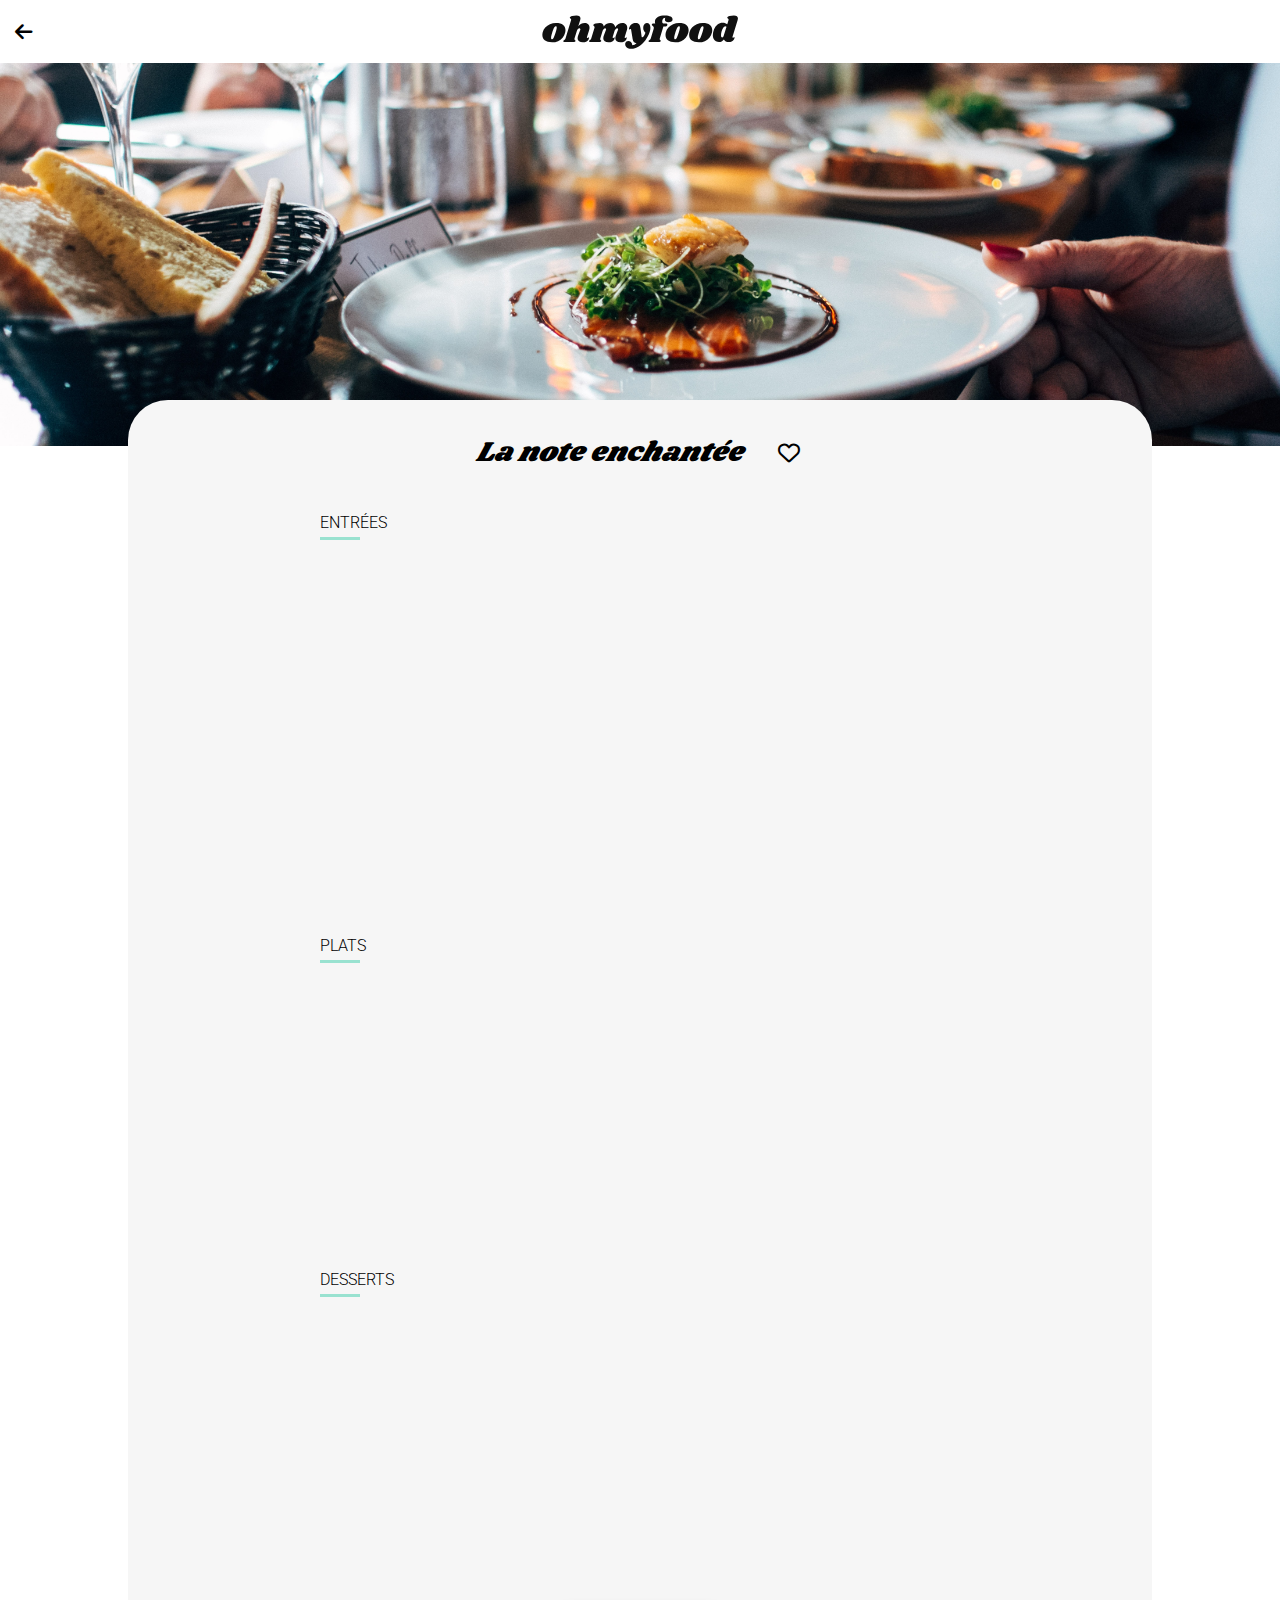
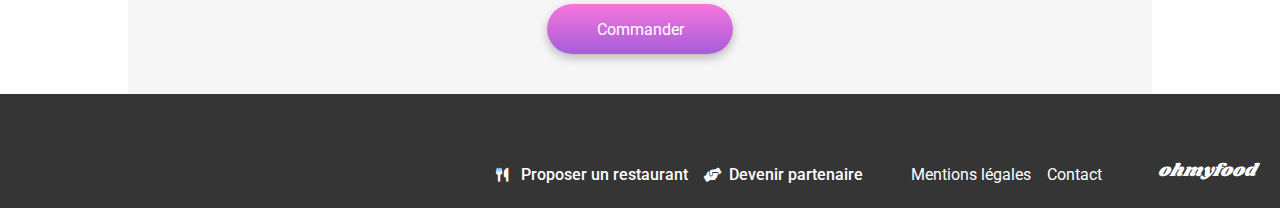
<file: OhMyFood/restaurants/la-note-enchantee.html>
<!DOCTYPE html>
<html lang="fr">
  <head>
    <meta charset="UTF-8" />
    <meta name="viewport" content="width=device-width, initial-scale=1.0" />
    <title>La note enchantée</title>
    <link
      rel="stylesheet"
      href="https://cdnjs.cloudflare.com/ajax/libs/font-awesome/6.0.0-beta3/css/all.min.css"
    />
    <link rel="preconnect" href="https://fonts.googleapis.com" />
    <link rel="preconnect" href="https://fonts.gstatic.com" crossorigin />
    <link
      href="https://fonts.googleapis.com/css2?family=Roboto:wght@300;400;500;700&family=Shrikhand&display=swap"
      rel="stylesheet"
    />
    <link rel="stylesheet" href="../css/style.css" />
  </head>
  <body>
    <header class="header">
      <a href="../index.html" class="header__back-button">
        <i class="fa-solid fa-arrow-left" aria-label="Bouton retour page d'accueil"></i>
      </a>
      <h1 class="header__title">
        <img
          src="../assets/images/logo/ohmyfood@2x.svg"
          alt="Ohmyfood, réserver vos menus préférés"
        />
      </h1>
    </header>
    <main class="restaurant-container">
      <img
      src="../assets/images/restaurants/jay-wennington-N_Y88TWmGwA-unsplash.jpg"
      alt=""
      class="restaurant-picture"
    />
      <div class="restaurant-menu">
        <div class="restaurant-menu__title-container">
          <h2 class="restaurant-menu__title">La note enchantée</h2>
          <label class="like-button like-button--restaurant">
            <input
              type="checkbox"
              name="like-la-note-enchantee"
              id="like-la-note-enchantee"
              value="like-la-note-enchantee"
              class="checkbox-like"
            />
            <i class="fa-regular fa-heart unlike"></i>
            <i class="fa-solid fa-heart liked"></i>
          </label>
        </div>
        <div class="menus">
          <section class="menus__container">
            <h3 class="menus__title">entrées</h3>
            <ul class="menus__list">
              <li class="menus__card">
                <article class="menu-item">
                  <div class="menu-item__text">
                    <h4 class="menu-item__title">Ravioles de foie gras</h4>
                    <p class="menu-item__description">
                      Accompagnées de leur crème à la truffe
                    </p>
                  </div>
                  <span class="menu-item__price">25€</span>
                </article>
                <div class="menus__card--checked">
                  <i class="fa-solid fa-circle-check"></i>
                </div>
              </li>
              <li class="menus__card">
                <article class="menu-item">
                  <div class="menu-item__text">
                    <h4 class="menu-item__title">Caviar osciètre</h4>
                    <p class="menu-item__description">
                      Sur blini à la farine de blé noir
                    </p>
                  </div>
                  <span class="menu-item__price">35€</span>
                </article>
                <div class="menus__card--checked">
                  <i class="fa-solid fa-circle-check"></i>
                </div>
              </li>
              <li class="menus__card">
                <article class="menu-item">
                  <div class="menu-item__text">
                    <h4 class="menu-item__title">
                      Homard et espuma de potiron
                    </h4>
                    <p class="menu-item__description">
                      Marinés aux zestes d'orange
                    </p>
                  </div>
                  <span class="menu-item__price">20€</span>
                </article>
                <div class="menus__card--checked">
                  <i class="fa-solid fa-circle-check"></i>
                </div>
              </li>
              <li class="menus__card">
                <article class="menu-item">
                  <div class="menu-item__text">
                    <h4 class="menu-item__title">
                      Foie gras de canard cuit entier
                    </h4>
                    <p class="menu-item__description">
                      Confiture de figue et pain toasté
                    </p>
                  </div>
                  <span class="menu-item__price">35€</span>
                </article>
                <div class="menus__card--checked">
                  <i class="fa-solid fa-circle-check"></i>
                </div>
              </li>
            </ul>
          </section>
          <section class="menus__container">
            <h3 class="menus__title">Plats</h3>
            <ul class="menus__list">
              <li class="menus__card">
                <article class="menu-item">
                  <div class="menu-item__text">
                    <h4 class="menu-item__title">
                      Noix de coquilles Saint-Jacques
                    </h4>
                    <p class="menu-item__description">
                      Sur lit de purée de céleri-rave
                    </p>
                  </div>
                  <span class="menu-item__price">40€</span>
                </article>
                <div class="menus__card--checked">
                  <i class="fa-solid fa-circle-check"></i>
                </div>
              </li>
              <li class="menus__card">
                <article class="menu-item">
                  <div class="menu-item__text">
                    <h4 class="menu-item__title">Langoustine poêlée</h4>
                    <p class="menu-item__description">Purée de patate douce</p>
                  </div>
                  <span class="menu-item__price">35€</span>
                </article>
                <div class="menus__card--checked">
                  <i class="fa-solid fa-circle-check"></i>
                </div>
              </li>
              <li class="menus__card">
                <article class="menu-item">
                  <div class="menu-item__text">
                    <h4 class="menu-item__title">Mijoté de queue de bœuf</h4>
                    <p class="menu-item__description">
                      Et riz sauvage aux zestes de citron
                    </p>
                  </div>
                  <span class="menu-item__price">44€</span>
                </article>
                <div class="menus__card--checked">
                  <i class="fa-solid fa-circle-check"></i>
                </div>
              </li>
            </ul>
          </section>
          <section class="menus__container">
            <h3 class="menus__title">Desserts</h3>
            <ul class="menus__list">
              <li class="menus__card">
                <article class="menu-item">
                  <div class="menu-item__text">
                    <h4 class="menu-item__title">
                      Macaron noisette et chocolat
                    </h4>
                    <p class="menu-item__description">
                      Glace au caramel brun et sel de Guérande
                    </p>
                  </div>
                  <span class="menu-item__price">18€</span>
                </article>
                <div class="menus__card--checked">
                  <i class="fa-solid fa-circle-check"></i>
                </div>
              </li>
              <li class="menus__card">
                <article class="menu-item">
                  <div class="menu-item__text">
                    <h4 class="menu-item__title">Baba au rhum revisité</h4>
                    <p class="menu-item__description">
                      Avec son coulis de citron
                    </p>
                  </div>
                  <span class="menu-item__price">22€</span>
                </article>
                <div class="menus__card--checked">
                  <i class="fa-solid fa-circle-check"></i>
                </div>
              </li>
              <li class="menus__card">
                <article class="menu-item">
                  <div class="menu-item__text">
                    <h4 class="menu-item__title">Tarte au citron meringuée</h4>
                    <p class="menu-item__description">Déstructurée</p>
                  </div>
                  <span class="menu-item__price">23€</span>
                </article>
                <div class="menus__card--checked">
                  <i class="fa-solid fa-circle-check"></i>
                </div>
              </li>
            </ul>
          </section>
        </div>
        <button class="restaurant-menu--button button">Commander</button>
      </div>
    </main>
    <footer class="footer">
      <p class="footer__title">ohmyfood</p>
      <ul class="footer__links">
        <li class="footer__links-item">
          <i class="fa-solid fa-utensils footer__links-icon"></i>Proposer un
          restaurant
        </li>
        <li class="footer__links-item">
          <i class="fa-solid fa-handshake-angle footer__links-icon"></i>Devenir
          partenaire
        </li>
        <li class="footer__links-item">Mentions légales</li>
        <li class="footer__links-item">Contact</li>
      </ul>
    </footer>
  </body>
</html>
</file>
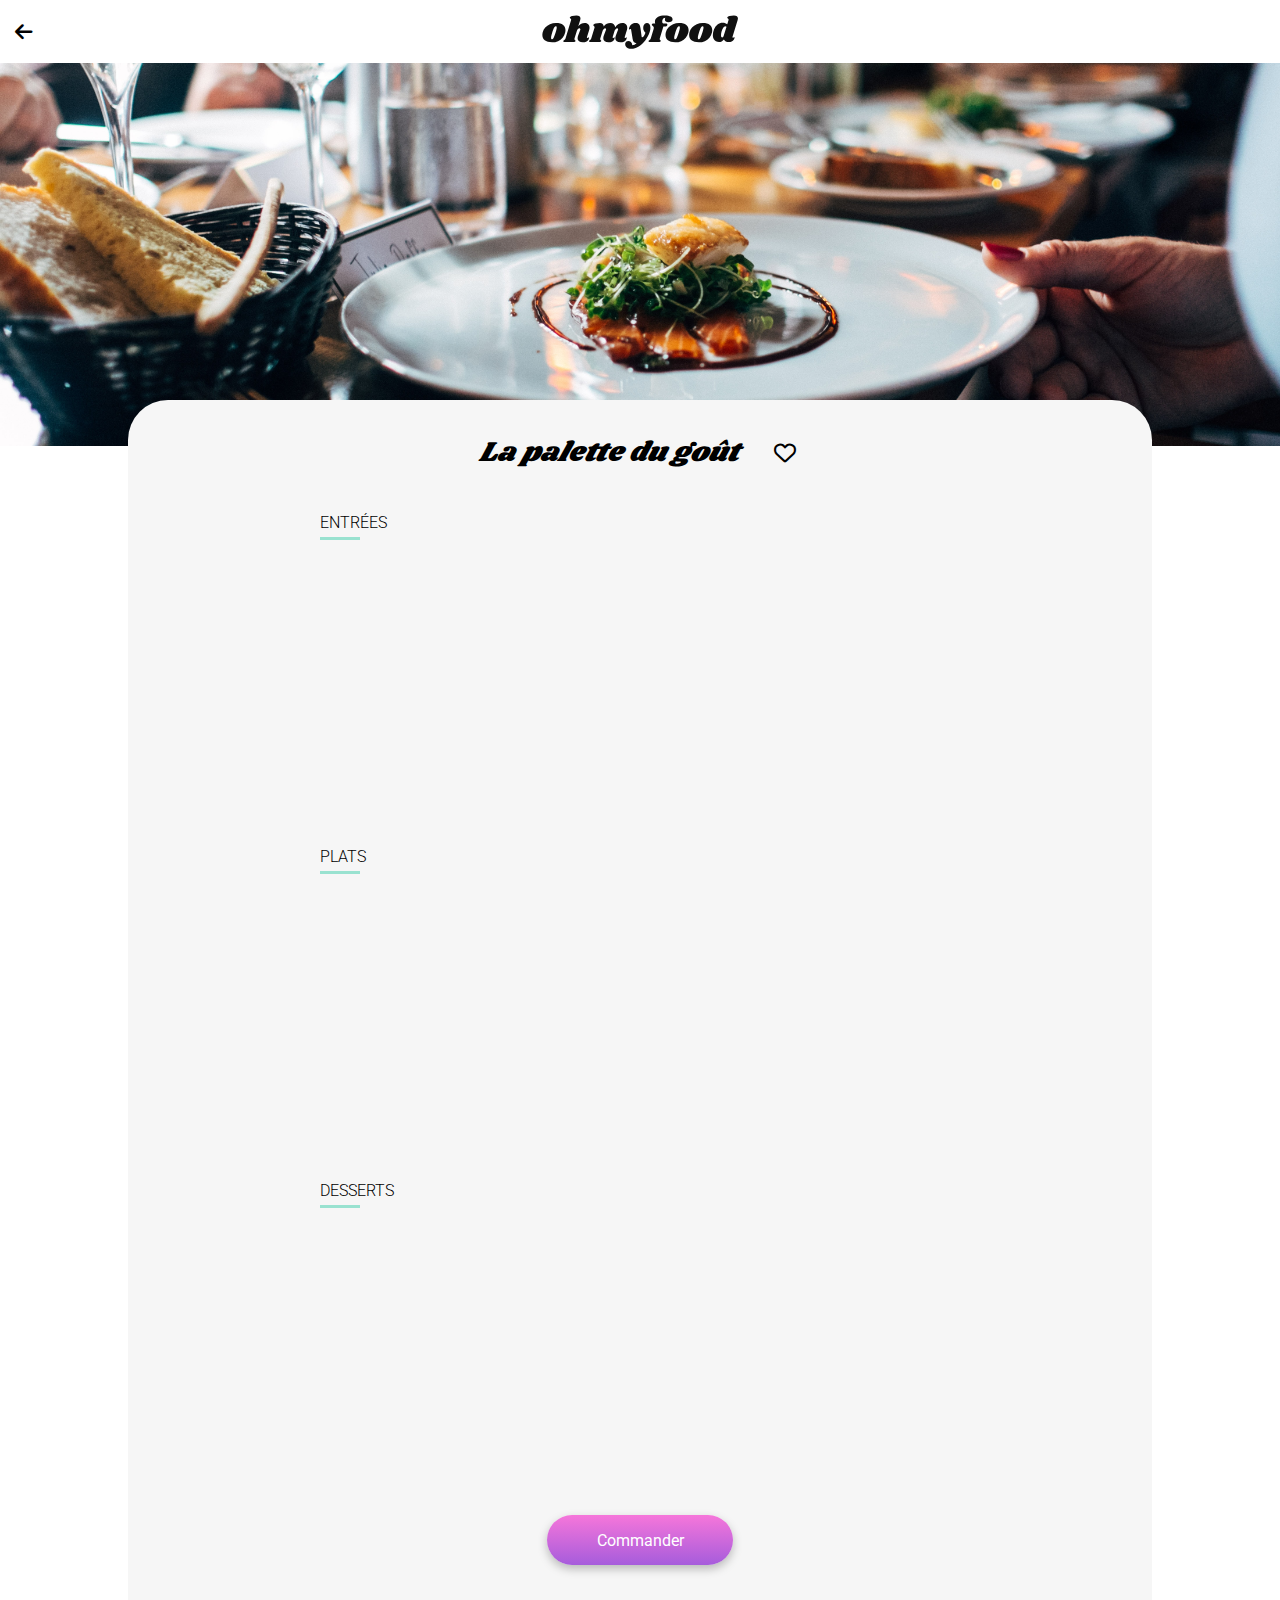
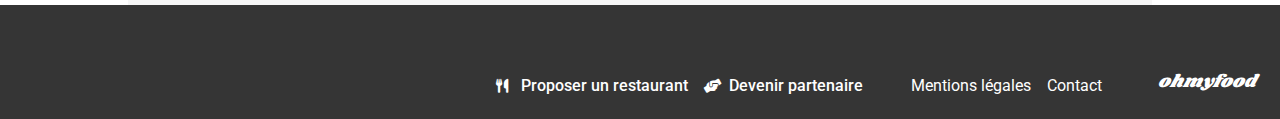
<file: OhMyFood/restaurants/la-palette-du-gout.html>
<!DOCTYPE html>
<html lang="fr">
  <head>
    <meta charset="UTF-8" />
    <meta name="viewport" content="width=device-width, initial-scale=1.0" />
    <title>La palette du goût</title>
    <link
      rel="stylesheet"
      href="https://cdnjs.cloudflare.com/ajax/libs/font-awesome/6.0.0-beta3/css/all.min.css"
    />
    <link rel="preconnect" href="https://fonts.googleapis.com" />
    <link rel="preconnect" href="https://fonts.gstatic.com" crossorigin />
    <link
      href="https://fonts.googleapis.com/css2?family=Roboto:wght@300;400;500;700&family=Shrikhand&display=swap"
      rel="stylesheet"
    />
    <link rel="stylesheet" href="../css/style.css" />
  </head>
  <body>
    <header class="header">
      <a href="../index.html" class="header__back-button">
        <i class="fa-solid fa-arrow-left" aria-label="Bouton retour page d'accueil"></i>
      </a>
      <h1 class="header__title">
        <img
          src="../assets/images/logo/ohmyfood@2x.svg"
          alt="Ohmyfood, réserver vos menus préférés"
        />
      </h1>
    </header>
    <main class="restaurant-container">
      <img
      src="../assets/images/restaurants/jay-wennington-N_Y88TWmGwA-unsplash.jpg"
      alt=""
      class="restaurant-picture"
    />
      <div class="restaurant-menu">
        <div class="restaurant-menu__title-container">
          <h2 class="restaurant-menu__title">La palette du goût</h2>
          <label class="like-button like-button--restaurant">
            <input
              type="checkbox"
              name="like-la-palette-du-gout"
              id="like-la-palette-du-gout"
              value="like-la-palette-du-gout"
              class="checkbox-like"
            />
            <i class="fa-regular fa-heart unlike"></i>
            <i class="fa-solid fa-heart liked"></i>
          </label>
        </div>
        <div class="menus">
          <section class="menus__container">
            <h3 class="menus__title">entrées</h3>
            <ul class="menus__list">
              <li class="menus__card">
                <article class="menu-item">
                  <div class="menu-item__text">
                    <h4 class="menu-item__title">Fricassée d'escargots</h4>
                    <p class="menu-item__description">Au piment d'Espelette</p>
                  </div>
                  <span class="menu-item__price">25€</span>
                </article>
                <div class="menus__card--checked">
                  <i class="fa-solid fa-circle-check"></i>
                </div>
              </li>
              <li class="menus__card">
                <article class="menu-item">
                  <div class="menu-item__text">
                    <h4 class="menu-item__title">
                      Foie gras de canard mi-cuit
                    </h4>
                    <p class="menu-item__description">
                      Et ses copeaux de truffe noire
                    </p>
                  </div>
                  <span class="menu-item__price">35€</span>
                </article>
                <div class="menus__card--checked">
                  <i class="fa-solid fa-circle-check"></i>
                </div>
              </li>
              <li class="menus__card">
                <article class="menu-item">
                  <div class="menu-item__text">
                    <h4 class="menu-item__title">Œuf au plat</h4>
                    <p class="menu-item__description">
                      Assaisonné à la truffe sur lit de caviar
                    </p>
                  </div>
                  <span class="menu-item__price">20€</span>
                </article>
                <div class="menus__card--checked"><i class="fa-solid fa-circle-check"></i></div>
              </li>
            </ul>
          </section>
          <section class="menus__container">
            <h3 class="menus__title">Plats</h3>
            <ul class="menus__list">
              <li class="menus__card">
                <article class="menu-item">
                  <div class="menu-item__text">
                    <h4 class="menu-item__title">Filet de bœuf aux herbes</h4>
                    <p class="menu-item__description">
                      Accompagné de sa ribambelle de légumes
                    </p>
                  </div>
                  <span class="menu-item__price">40€</span>
                </article>
                <div class="menus__card--checked"><i class="fa-solid fa-circle-check"></i></div>
              </li>
              <li class="menus__card">
                <article class="menu-item">
                  <div class="menu-item__text">
                    <h4 class="menu-item__title">
                      Parmentier de queue de bœuf
                    </h4>
                    <p class="menu-item__description">
                      À la truffe noire sur sa purée de panais
                    </p>
                  </div>
                  <span class="menu-item__price">35€</span>
                </article>
                <div class="menus__card--checked"><i class="fa-solid fa-circle-check"></i></div>
              </li>
              <li class="menus__card">
                <article class="menu-item">
                  <div class="menu-item__text">
                    <h4 class="menu-item__title">Filet de turbot</h4>
                    <p class="menu-item__description">Aux agrumes</p>
                  </div>
                  <span class="menu-item__price">44€</span>
                </article>
                <div class="menus__card--checked"><i class="fa-solid fa-circle-check"></i></div>
              </li>
            </ul>
          </section>
          <section class="menus__container">
            <h3 class="menus__title">Desserts</h3>
            <ul class="menus__list">
              <li class="menus__card">
                <article class="menu-item">
                  <div class="menu-item__text">
                    <h4 class="menu-item__title">Paris-Brest</h4>
                    <p class="menu-item__description">Revisité</p>
                  </div>
                  <span class="menu-item__price">18€</span>
                </article>
                <div class="menus__card--checked"><i class="fa-solid fa-circle-check"></i></div>
              </li>
              <li class="menus__card">
                <article class="menu-item">
                  <div class="menu-item__text">
                    <h4 class="menu-item__title">
                      Macaron au chocolat d'exception
                    </h4>
                    <p class="menu-item__description">
                      Et glace à la vanille de Madagascar
                    </p>
                  </div>
                  <span class="menu-item__price">22€</span>
                </article>
                <div class="menus__card--checked"><i class="fa-solid fa-circle-check"></i></div>
              </li>
              <li class="menus__card">
                <article class="menu-item">
                  <div class="menu-item__text">
                    <h4 class="menu-item__title">Mousse au chocolat</h4>
                    <p class="menu-item__description">
                      Au piment d'Espelette et à la truffe noire
                    </p>
                  </div>
                  <span class="menu-item__price">23€</span>
                </article>
                <div class="menus__card--checked"><i class="fa-solid fa-circle-check"></i></div>
              </li>
            </ul>
          </section>
        </div>
        <button class="restaurant-menu--button button">Commander</button>
      </div>
    </main>
    <footer class="footer">
      <p class="footer__title">ohmyfood</p>
      <ul class="footer__links">
        <li class="footer__links-item">
          <i class="fa-solid fa-utensils footer__links-icon"></i>Proposer un
          restaurant
        </li>
        <li class="footer__links-item">
          <i class="fa-solid fa-handshake-angle footer__links-icon"></i>Devenir
          partenaire
        </li>
        <li class="footer__links-item">Mentions légales</li>
        <li class="footer__links-item">Contact</li>
      </ul>
    </footer>
  </body>
</html>
</file>
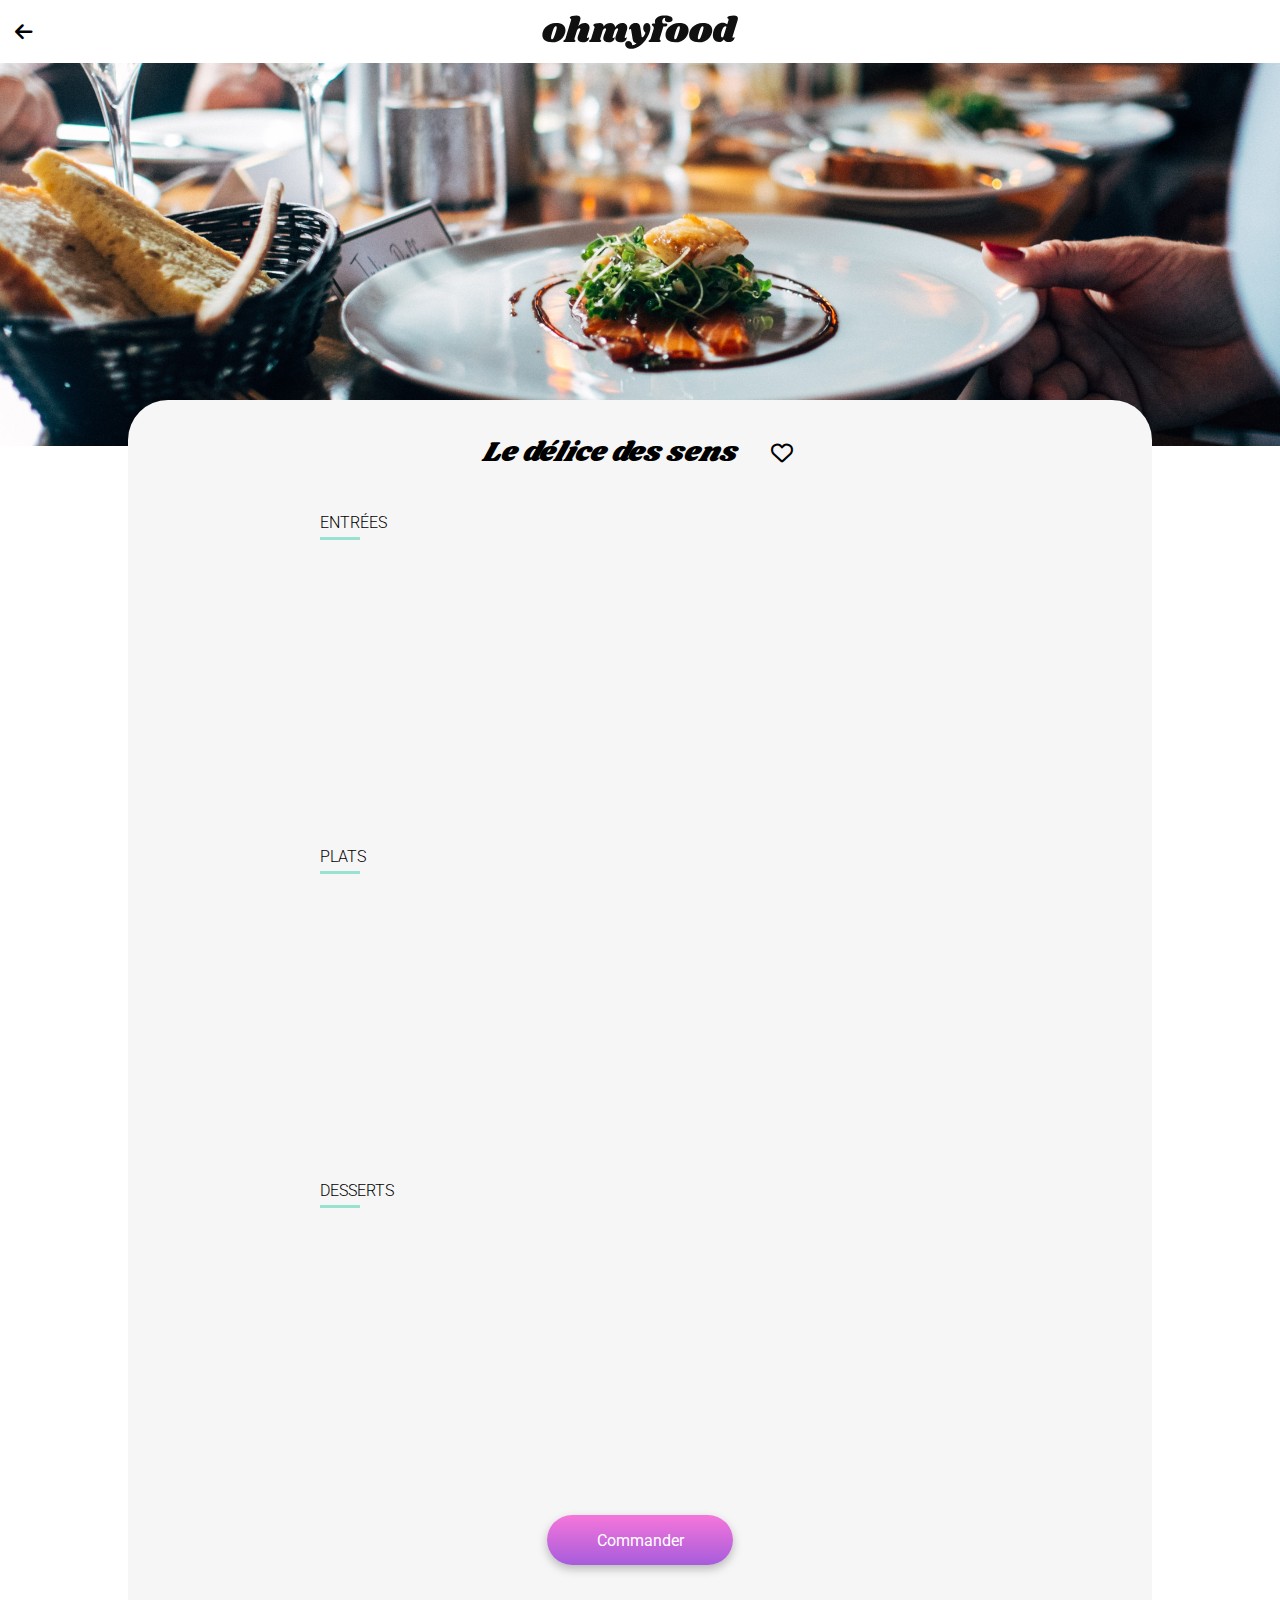
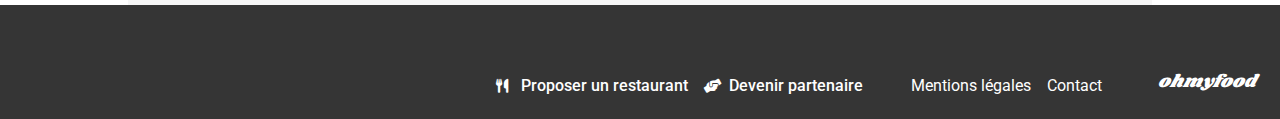
<file: OhMyFood/restaurants/le-delice-des-sens.html>
<!DOCTYPE html>
<html lang="fr">
  <head>
    <meta charset="UTF-8" />
    <meta name="viewport" content="width=device-width, initial-scale=1.0" />
    <title>Le délice des sens</title>
    <link
      rel="stylesheet"
      href="https://cdnjs.cloudflare.com/ajax/libs/font-awesome/6.0.0-beta3/css/all.min.css"
    />
    <link rel="preconnect" href="https://fonts.googleapis.com" />
    <link rel="preconnect" href="https://fonts.gstatic.com" crossorigin />
    <link
      href="https://fonts.googleapis.com/css2?family=Roboto:wght@300;400;500;700&family=Shrikhand&display=swap"
      rel="stylesheet"
    />
    <link rel="stylesheet" href="../css/style.css" />
  </head>
  <body>
    <header class="header">
      <a href="../index.html" class="header__back-button">
        <i class="fa-solid fa-arrow-left" aria-label="Bouton retour page d'accueil"></i>
      </a>
      <h1 class="header__title">
        <img
          src="../assets/images/logo/ohmyfood@2x.svg"
          alt="Ohmyfood, réserver vos menus préférés"
        />
      </h1>
    </header>
    <main class="restaurant-container">
      <img
        src="../assets/images/restaurants/jay-wennington-N_Y88TWmGwA-unsplash.jpg"
        alt=""
        class="restaurant-picture"
      />
      <div class="restaurant-menu">
        <div class="restaurant-menu__title-container">
          <h2 class="restaurant-menu__title">Le délice des sens</h2>
          <label class="like-button like-button--restaurant">
            <input
              type="checkbox"
              name="like-le-delice-des-sens"
              id="like-le-delice-des-sens"
              value="like-le-delice-des-sens"
              class="checkbox-like"
            />
            <i class="fa-regular fa-heart unlike"></i>
            <i class="fa-solid fa-heart liked"></i>
          </label>
        </div>
        <div class="menus">
          <section class="menus__container">
            <h3 class="menus__title">entrées</h3>
            <ul class="menus__list">
              <li class="menus__card">
                <article class="menu-item">
                  <div class="menu-item__text">
                    <h4 class="menu-item__title">Tartare de thon</h4>
                    <p class="menu-item__description">Assaisonné au yuzu</p>
                  </div>
                  <span class="menu-item__price">25€</span>
                  <div class="menus__card--checked">
                    <i class="fa-solid fa-circle-check"></i>
                  </div>
                </article>
              </li>
              <li class="menus__card">
                <article class="menu-item">
                  <div class="menu-item__text">
                    <h4 class="menu-item__title">
                      Bouchée de homard croustillant
                    </h4>
                    <p class="menu-item__description">
                      Et sa farandole de petits légumes
                    </p>
                  </div>
                  <span class="menu-item__price">35€</span>
                  <div class="menus__card--checked">
                    <i class="fa-solid fa-circle-check"></i>
                  </div>
                </article>
              </li>
              <li class="menus__card">
                <article class="menu-item">
                  <div class="menu-item__text">
                    <h4 class="menu-item__title">Velouté de cèpes</h4>
                    <p class="menu-item__description">Aux truffes</p>
                  </div>
                  <span class="menu-item__price">20€</span>
                </article>
                <div class="menus__card--checked">
                  <i class="fa-solid fa-circle-check"></i>
                </div>
              </li>
            </ul>
          </section>
          <section class="menus__container">
            <h3 class="menus__title">Plats</h3>
            <ul class="menus__list">
              <li class="menus__card">
                <article class="menu-item">
                  <div class="menu-item__text">
                    <h4 class="menu-item__title">
                      Poulet rôti aux herbes de Provence
                    </h4>
                    <p class="menu-item__description">Et sa crème de truffe</p>
                  </div>
                  <span class="menu-item__price">40€</span>
                </article>
                <div class="menus__card--checked">
                  <i class="fa-solid fa-circle-check"></i>
                </div>
              </li>
              <li class="menus__card">
                <article class="menu-item">
                  <div class="menu-item__text">
                    <h4 class="menu-item__title">Langouste rôtie</h4>
                    <p class="menu-item__description">
                      Et ses légumes de saison
                    </p>
                  </div>
                  <span class="menu-item__price">35€</span>
                </article>
                <div class="menus__card--checked">
                  <i class="fa-solid fa-circle-check"></i>
                </div>
              </li>
              <li class="menus__card">
                <article class="menu-item">
                  <div class="menu-item__text">
                    <h4 class="menu-item__title">Côte de bœuf Angus</h4>
                    <p class="menu-item__description">Et sa purée de panais</p>
                  </div>
                  <span class="menu-item__price">44€</span>
                </article>
                <div class="menus__card--checked">
                  <i class="fa-solid fa-circle-check"></i>
                </div>
              </li>
            </ul>
          </section>
          <section class="menus__container">
            <h3 class="menus__title">Desserts</h3>
            <ul class="menus__list">
              <li class="menus__card">
                <article class="menu-item">
                  <div class="menu-item__text">
                    <h4 class="menu-item__title">Farandole de desserts</h4>
                    <p class="menu-item__description">Du chef</p>
                  </div>
                  <span class="menu-item__price">18€</span>
                </article>
                <div class="menus__card--checked">
                  <i class="fa-solid fa-circle-check"></i>
                </div>
              </li>
              <li class="menus__card">
                <article class="menu-item">
                  <div class="menu-item__text">
                    <h4 class="menu-item__title">Crème brulée</h4>
                    <p class="menu-item__description">Revisitée</p>
                  </div>
                  <span class="menu-item__price">22€</span>
                </article>
                <div class="menus__card--checked">
                  <i class="fa-solid fa-circle-check"></i>
                </div>
              </li>
              <li class="menus__card">
                <article class="menu-item">
                  <div class="menu-item__text">
                    <h4 class="menu-item__title">Tiramisu</h4>
                    <p class="menu-item__description">À la noisette</p>
                  </div>
                  <span class="menu-item__price">23€</span>
                </article>
                <div class="menus__card--checked">
                  <i class="fa-solid fa-circle-check"></i>
                </div>
              </li>
            </ul>
          </section>
        </div>
        <button class="restaurant-menu--button button">Commander</button>
      </div>
    </main>
    <footer class="footer">
      <p class="footer__title">ohmyfood</p>
      <ul class="footer__links">
        <li class="footer__links-item">
          <i class="fa-solid fa-utensils footer__links-icon"></i>Proposer un
          restaurant
        </li>
        <li class="footer__links-item">
          <i class="fa-solid fa-handshake-angle footer__links-icon"></i>Devenir
          partenaire
        </li>
        <li class="footer__links-item">Mentions légales</li>
        <li class="footer__links-item">Contact</li>
      </ul>
    </footer>
  </body>
</html>
</file>
<file: lespetitsfripons/index.css>
@import url('https://fonts.googleapis.com/css2?family=Baloo+2&family=Sriracha&display=swap');

:root {
    --font1: "Sriracha";
    --font2: "Baloo 2";
    --main-color: #F6D3B3;
    --cat-color1: #A1DFED;
    --cat-color2: #FCD4F8;
    --white1: #F8F8F8;
    --black1: #282828;
}

* {
    margin: 0;
    padding: 0;
    box-sizing: border-box;
}

body {
    background: var(--white1);
    font-family: var(--font2);
    color: var(--black1);
}

ul {
    list-style: none;
}

a {
    text-decoration: none;
    color: #282828;
}

#navbar {
    z-index: 20;
    width: 100%;
    position: fixed;
    display: grid;
    grid-template-columns: 20% 70% 10%;
    align-items: center;
    height: 60px;
    background: var(--main-color);
    transition: 0.3s;
    font-size: 1.1rem;
}

.left-nav {
    font-family: var(--font1);
    text-align: left;
    padding-left: 20px;
}

.center-nav {
    font-family: var(--font2);
    display: flex;
    justify-content: space-around;
    text-align: left;
}

.right-nav {
    display: flex;
    justify-content: space-around;
    text-align: center;
}

.nav-items {
    cursor: pointer;
    transition: 0.3s;
}
.nav-items:hover {
    transform: scale(1.2);
}

.background-header {
    height: 450px;
    background: url(./chatons-header.jpg) 50% 40% / cover no-repeat;
    min-width: 100%;
}

.main-title,
.second-title {
    text-align: center;
    font-family: var(--font1);
}

.main-title {
    font-size: 2.3rem;
}
.second-title {
    margin-top: -15px;
}

.homepage-main-container {
    display: flex;
    justify-content: space-between;
    margin-right: 50px;
    margin-left: 50px;
}

.homepage-main-text-container {
    width: 50%;
    min-height: 400px;
    font-size: 1.1rem;
    line-height: 30px;
}

.main-text-title {
    font-size: 1.5rem;
    padding: 30px 0;
    font-family: var(--font1);
}

.blog-title {
    padding-top: 20px;
    font-size: 1.5rem;
    font-family: var(--font1);
}

.blog-title {
    text-align: center;
}
.blog-text-container {
    width: 40%;
    background-color: var(--main-color);
    border-radius: 30px;
    margin: auto 0;
}

.blog-list {
    display: flex;
    line-height: 30px;
    margin-top: -10px;
    margin-left: 20px;
    margin-right: 20px;
    align-items: center;
    font-weight: bold;
}

.article-name {

    margin: 20px auto;
}

.link-adoption,
.link-formulaire {
    font-weight: bold;
}

.footer-container {
    display: grid;
    width: 100%;
    grid-template-columns: 45% 45% 10%;
    background-color: var(--main-color);
    margin-top: 100px;
    height: 40px;
    font-size: 1.1rem;
    font-weight: bold;
}

.left-footer,
.middle-footer,
.right-footer {
    display: flex;
    align-items: center;
    padding-left: 20px;
    padding-right: 20px;
}

.items-footer {
    cursor: pointer;
    transition: 0.3s;
}

.items-footer:hover {
    transform: scale(1.2);
}

.right-footer-social {
    width: 100%;
    display: flex;
    justify-content: space-between;
}

.infos {
    margin-left: 50px;
    margin-right: 50px;
    display: flex;
    flex-direction: column-reverse;
    justify-content: space-between;
    align-items: center;
}

hr {
    width: 50%;
    margin: 80px auto 95px auto;
    height: 5px;
    border : 0;
    border-radius: 3000px;
    background-color: var(--main-color);
}
.find-us {
    font-size: 1.1rem;
    background: var(--main-color);
    width: 70%;
    border-radius: 100px;
    display: flex;
    flex-direction: column;
    text-align: center;
}


.find-us-title {
    font-size: 1.5rem;
    padding: 30px 0;
    font-family: var(--font1);
}
#map {
    height: 300px;
    width: 80%;
    border:solid 3px var(--black1);
    margin: 0 auto;
    border-radius: 10px;
    box-shadow: 12px 4px 20px 0px #00000054;;
}

#fripons-adress {
    font-family: var(--font1);
}

.find-us p {
    line-height: 30px;
    padding: 10px;
}

.contact-us {
    background: var(--main-color);
    border-radius: 100px;
    width: 70%;
    display: flex;
    align-items: center;
    min-height: 540px;
    flex-direction: column;
    margin-bottom: 125px;
}
#form-category {
    margin-bottom: 30px;
    font-size: 1.1rem;
    font-family: var(--font2);
}

.contact-us form{
    height: 80%;
    width: 80%;
    display: grid;
    grid-template-columns: 30% 70%;
    grid-template-rows: 1fr 1fr 1fr 2fr 1fr;
    font-size: 1.1rem;
    grid-row-gap: 35px;
    padding-bottom: 30px;
}

.contact-us form input, #textarea {
    height: 40px;
    font-size: 1rem;
    font-family: var(--font2);
    color: #282828;
    border-radius: 4px;
    border: solid 2px var(--black1);
    box-shadow: 12px 4px 20px 0px #00000054;;
    padding: 5px;
}

#form-category {
    height: 40px;
    font-size: 1rem;
    font-family: var(--font2);
    color: #282828;
    border-radius: 4px;
    border: solid 2px var(--black1);
    box-shadow: 12px 4px 20px 0px #00000054;;
}

#textarea {
    resize: none;
    height: 100%;
    font-family: var(--font2);
    font-size: 1.1rem;
    color: #2828289a;
}

.submit-container {
    display: flex;
    justify-content: flex-end;
    align-items: flex-end;
}

#submit {
    width: 40%;
    align-items: left;
}
/*Slider team------------------------------------------------------------------------------------------
-----------------------------------------------------------------------------------------------------*/
.visuallyhidden {
    position: absolute;
    z-index: -1;
    right: 0;
    opacity: 0;
    
  }
  
  .carousel-container {
    overflow: hidden;
    padding: 15px;
  }
  
  .card-carousel {
    --card-width: 80%;
    --card-max-width: 300px;
    --card-height: 400px;
    --carousel-min-width: 600px;
    z-index: 1;
    position: relative;
    margin: 0 auto;
    width: 100%;
    height: var(--card-height);
    min-width: var(--carousel-min-width);
    transition: filter .3s ease;
  }
  
  .card-carousel.smooth-return {
    transition: all .2s ease;
  }
  
  .card-carousel .volunteer-card {
    background: var(--white1);
    width: var(--card-width);
    max-width: var(--card-max-width);
    text-align: center;
    padding: 1em;
    min-width: 250px;
    height: var(--card-height);
    position: absolute;
    margin: 0 auto;
    transition: inherit;
    border: solid 8px var(--main-color);
    box-shadow: 0px 5px 5px 5px rgba(0,0,0,0.3);
    border-radius: 1em;
    filter: brightness(.9);
    display: flex;
    flex-direction: column;
    align-items: center;
    justify-content: center;
  }
  
  .volunteer-card.highlight {
    filter: brightness(1)
  }
  
  
  .volunteer-card:nth-of-type(1) .image-container {
      background-image: url("./img/benevoles/volunteer1.jpg");
  }
   
  .volunteer-card:nth-of-type(2) .image-container {
    background-image: url("./img/benevoles/volunteer2.jpg")
  }
  
  .volunteer-card:nth-of-type(3) .image-container {
    background-image: url("./img/benevoles/volunteer3.jpg")
  }
  .volunteer-card:nth-of-type(4) .image-container {
    background-image: url("./img/benevoles/volunteer4.jpg")
  }
  .volunteer-card:nth-of-type(5) .image-container {
    background-image: url("./img/benevoles/volunteer5.jpg")
  }
  .volunteer-card:nth-of-type(6) .image-container {
    background-image: url("./img/benevoles/volunteer6.jpg")
  }
  .volunteer-card:nth-of-type(7) .image-container {
    background-image: url("./img/benevoles/volunteer7.jpg")
  }
  
  .image-container {
    width: 12rem;
    height: 12rem;
    position: relative;
    background-size: cover;
    margin-bottom: 2em;
    border-radius: 100%;
    padding: 1em;
    -webkit-box-shadow: inset 0px 0px 17px 0px rgba(0,0,0,0.3);
  -moz-box-shadow: inset 0px 0px 17px 0px rgba(0,0,0,0.3);
  box-shadow: inset 0px 0px 17px 0px rgba(0,0,0,0.3);
    
  }
  
  .image-container::after {
    content: "";
    background-color: var(--main-color);
    z-index: -1;
    display: block;
    width: 120%;
    height: 120%;
    border: solid 3px rgba(0,0,0,.3);
    border-radius: 100%;
    position: absolute;
    top: calc(-10% - 3px);
    left: calc(-10% - 3px);
  }


/* Eléments de la page 2 ------------------------------------------------------------------------------

-----------------------------------------------------------------------------------------------------*/


.cat-container {
    display: flex;
    justify-content: center;
    margin: 25px;
}
.cat-card-container {
    display: grid;
    grid-template-columns: 1fr 1fr 1fr;
    gap: 25px;
}

.hidden-cards-container {
    display: flex;
    flex-direction: column-reverse;
    align-items: center;
}

.hidden-cards {
        display: none;
        grid-template-columns: 1fr 1fr 1fr;
        gap: 25px;
        margin-bottom: 25px;
}

.load-button {
    height: 40px;
}

.load-button::after {
    content: "Voir plus de Fripons";
    cursor: pointer;
    user-select: none;
    text-align: center;
    font-family: var(--font1);
    font-size: 2rem;
    color: var(--main-color);
    font-weight: bold;
}

input[type=checkbox].hidden{
    display: none;
 }

.hidden:checked ~ .load-button::after {
    content: "Voir moins de Fripons";
 }

.hidden:checked ~ .hidden-cards {
    display: grid;

}

.cat-card {
    transition: 0.3s ease-in-out;
}

.cat-card:hover {
transform: scale(1.1);
}

.cat-card-male {
    display: grid;
    grid-template-columns: 190px 190px;
    grid-template-rows: 30% 70%;
    background: var(--cat-color1);
    border-radius: 40px;
    text-align: center;
}

.cat-card-female {
    display: grid;
    grid-template-columns: 190px 190px;
    grid-template-rows: 30% 70%;
    background: var(--cat-color2);
    border-radius: 40px;
    text-align: center;
}

.img-cat {
    height: 180px;
    width: 180px;
    border-radius: 65px;
    grid-row-start: 1;
    grid-row-end: 3;
    margin: 10px;
}

.cat-name {
    margin-top: 20px;
    line-height: 20px;
    font-size: 1.3rem;
}

.cat-info {
    font-size: 0.8rem;
    font-weight: normal;
    font-style: italic;
    font-family: var(--font1);
}

.cat-description {
    display: flex;
    margin: 0px 15px 20px 15px;
    font-size: 0.7rem;
    align-items: center;

}

/*-----------------------------------MEDIA QUERIES--------------------------------------*/

@media screen and (max-width: 1300px) {
    
    /*---------PAGE 2 ----------*/
    .cat-card-container, .hidden-cards { 
        grid-template-columns: 1fr 1fr;

    }
}

@media screen and (max-width: 640px) {
    .card-carousel {
      margin-left: calc((100vw - var(--carousel-min-width) - 30px) / 2)
    }
  }


@media screen and (max-width: 640px) {
    /*--------- COMMON ----------*/
    #navbar {
        grid-template-rows: 2fr 1fr;
        grid-template-columns: 2fr 1fr;
        font-size: 1rem;
        grid-template-areas: "a c"
                             "b b";
    }
    .left-nav {
    grid-area: a;
    padding: 0;
    text-align: center;
    }
    .center-nav {
        grid-area: b;
    }

    .right-nav {
        grid-area: c;
    }

    .main-title {
        font-size: 2rem;
        margin-top: 20px;
    }

    /*---------PAGE 1 ----------*/

.title-container {
    margin: 30px auto;
}

.second-title {
    font-size: 1.7rem;
}

.homepage-main-container {
    flex-direction: column;
    margin: 30px 15px 50px 15px;
}

.homepage-main-text-container {
    width: 100%;
    font-size: 0.9rem;
}

.main-text-title {
    font-size: 1.5rem;
    padding: 0 0 20px 0;
}

.blog-text-container {
    width: 100%;
    margin-bottom: 0px;
    margin-top: 50px;
}

.blog-list {
    line-height: 40px;
    font-size: 0.9rem;
    margin: auto 15px;
    min-height: fit-content;
}

.article-name {
    line-height: 20px;
    margin: 20px 0;
} 

hr {
    margin: 50px auto;
}

.infos {
    flex-direction: column-reverse;
    margin-left: 25px;
    margin-right: 25px;
}

.find-us {
    width: 100%;
    border-radius: 30px;
}

.find-us-title {
    font-size: 1.3rem;
}

#map {
    width: 80%;
    height: 200px
}

.contact-us {
    width: 100%;
    border-radius: 30px;
    margin: 50px auto 0 auto;
    font-size: 0.8rem;
    min-height: 0px;
    margin-bottom: 50px;
    margin-top: 0px;
    padding-bottom: 20px ;
}

.contact-us form {
    row-gap: 15px;
    width: 90%;
    font-size: 0.9rem;
    grid-template-columns: 35% 65%;
    grid-template-rows: 30px 30px 30px 90px 30px;
}
.contact-us form input {
    height: 30px;
}
#label-textarea {
    vertical-align: middle;
}


    /*---------PAGE 2 ----------*/

    .background-header {
        height: 180px;
        background-position: top;
    }

    .cat-card-container, .hidden-cards { 
        grid-template-columns: 1fr;

    }
    .cat-card-male, .cat-card-female {
        grid-template-columns: 160px 170px;
    }

    .img-cat {
        height: 150px;
        width: 150px;
    }

    .cat-name {
        font-size: 1rem;
    }

    .cat-info {
        font-size: 0.75rem;
    }
    .cat-description {
        font-size: 0.65rem;
    }

    .footer-container {
        grid-template-columns: 50% 50%;
    }
    .right-footer {
        display: none;
    }

    .cat-card:hover {
        transform: scale(1);
        }
}
</file>
<file: ninacarducci/assets/style.css>
body {
	max-width: 1920px;
	margin: auto;
}
* {
	font-family: "Inter", "Arial", sans-serif;
	font-style: normal;
}
header {
	position: sticky;
	top:0;
	z-index: 2;

}
.top-header {
	background-color: white;
	display: flex;
	justify-content: space-between;
	padding-inline: 100px;
	padding-block: 30px;
	align-items: center;
}

.top-header .name {
	font-size: 26px;
}

.nav ul {
	display: flex;
	list-style-type: none;
	font-size: 14px;
	margin-bottom: 0;
}

.nav li {
	padding-inline: 10px;
}

.nav a {
	text-decoration: none;
	color: #000
}

.social-link img {
	width: 20px;
	height: 20px;
}

.carousel-img {
	max-width: 1920px;
}

#about {
	display: flex;
	background-color: #F6D2B8;
	padding-inline: 100px;
	padding-block: 100px;
	position: relative;
}

.picture.left::before {
	content: ' ';
	background-color: #E5975F;
	width: 374px;
	height: 329px;
	position: absolute;
	bottom: 0;
	left: 0;
	z-index: -1;
}

.picture {
	flex: 1;
	margin: 0 20px;
	z-index: 0;
}

.picture img {
	width: 100%;

}
#about-me {
	flex: 2
}
.about-me__title {
	margin-top: 1em;
	margin-bottom: 60px;
	font-size: 30px;
}
#about-me p {
	width: 80%;
	font-size: 14px;
}

#about-me .about-me__introduction {
	font-size: 1rem;
	font-family: "Spectral", "Georgia", serif;
	font-weight: 800;
	font-style: italic;
	width: 60%;
	line-height: 1.2;
	margin-bottom: 0.5rem;
}

.title{
	text-align: center;
	padding-block: 2em;
}
.gallery .nav {
	justify-content: center;
}
.nav-pills .nav-link.active, .nav-pills .show > .nav-link {
	color: black;
	background-color: #BEB45A;
	border-radius:0 ;
}
.nav-pills .nav-link {
	color: #000
}
.item-column {
	position: relative;
	margin-bottom: 0 !important;
	padding: 0;
}
.item-column::after{
	content: "";
	display: block;
	padding-bottom: 100%;

}
.gallery-item {
	position: absolute;
	width: 100%;
	height: 100%;
	object-fit: cover;
	padding: .5em;
}
.mg-prev, .mg-next {
	width: 30px;
	height: 30px;
	border-radius: 00%;
	justify-content: center;
	align-items: center;
	display: flex;
	font-size: 24px;
}

.quote {
	font-family: "Spectral", "Georgia", serif;
	font-style: italic;
	width: 70%;
	margin: auto;
	padding-block: 3em;
}
.quote__text {
	font-family: Spectral;
	font-style: italic;
	font-weight: 300;
	font-size: calc(1.375rem + 1.5vw);
	line-height: 1.2;
	margin-bottom: 0.5rem;

}
.quote__author {
	font-family: Spectral;
	font-weight: 800;
	font-size: 22px;
}

#services {
	margin: auto;
	background-color: #A8D5D8 ;
	position: relative;
}
#services .container::before{
	content: ' ';
	background-color: #1C6474;
	position: absolute;
	width: 100%;
	height: 30%;
	bottom: 0;
	left: 0;
	z-index: 0;
}

#services .container {
	justify-content: space-between;
	display: flex;
	padding : 2em 0;

}

.service {
	background-color: white;
	max-width: 390px;
	width: 30%;
	height: 337px;
	padding: 1em;
	display: flex;
	flex-direction: column;
	justify-content: space-between;
	z-index: 1;
}

.service__price p {
	font-size: calc(1.275rem + .3vw);
	margin-bottom: 0.5rem;
	line-height: 1.2;
}
#contact {
	margin: auto;
	background-color: #D8D3A8 ;
	position: relative;
	padding-inline: 100px;
	padding-block: 100px;
}

#contact .container {
	display: flex;
}
.picture.right::before {
	content: ' ';
	background-color: #BEB45A;
	width: 374px;
	height: 329px;
	position: absolute;
	bottom: 0;
	right: 0;
	z-index: -1;
}
.picture.left img, .picture.right img {
	aspect-ratio: 1/1;
}
.form-container {
	flex : 2;

}
form, fieldset {
	display: flex;
	flex-direction: column;
	width: 100%;
	align-items: flex-start;
}

form legend {
	font-size: calc(1.325rem + .9vw);
	margin-top: 0;
    margin-bottom: .5rem;
    font-weight: 500;
    line-height: 1.2;
}

form input, form button {
	width: 70%;
	background-color: transparent;
	border: solid 1px;
	height: 2.5em;
	margin-bottom: 20px;
}

form textarea {
	width: 70%;
	background-color: transparent;
	border: solid 1px;
	height: 5em;
	line-height: 2.5em;
	font-size: 1.2em;
	margin-bottom: 20px;
}
button[type="submit"] {
	background-color: #BEB45A;
	padding: .5em 1em
}
@media all and (min-width: 1200px) {
	form legend {
		font-size: 2rem;
	}
	.quote__text {
		font-size: 2.5rem;
	}
	.service__price p {
		font-size: 1.5rem;
	}
}
@media all and (max-width: 1180px) {
	.picture {
		flex : 2;
	}
	#about, #contact .container {
		align-items: center;
	}
	.about-me__title {
		margin-top: 0;
		margin-bottom: 1em;
	}
	#about-me .about-me__introduction, #about-me p {
		width: 100%;
	}
}

@media all and (max-width: 1000px) {
	#about{
		flex-direction: column;

	}
	.picture {
		width: 50%;
	}
	.picture.left::before {
		width: 100%;
		height: 30%;
		position: absolute;
		bottom: auto;
		top: 0;
		left: 0;
		z-index: -1;
	}
	.about-me__title{
		text-align: center;
		margin-top: 1em;
	}
	#services .container {
		flex-direction: column;
	}
	.service {
		width: 100%;
		max-width: 100%;
		height: auto;
		margin: 2em 0
	}
	.service__description{
		margin-bottom: 1em;
	}

	#services .container::before{
		width: 30%;
		height: 100%;
		bottom: 0;
		right: 0;
		left: auto;
		z-index: 0;
	}

	#contact .container {
		flex-direction: column;
	}
	#contact .picture.right {
		margin-top: 1em;
	}
	.picture.right::before {
		width: 100%;
		height: 30%;
		position: absolute;
		bottom: 0;
		right: 0;
		z-index: -1;
	}
}

@media all and (max-width: 650px) {
	.top-header {
		flex-direction: column;
		padding-inline: 0;
	}
	.top-header .nav, .top-header .nav ul {
		width: 100%;
		padding: 0 0 0 0;
	}
	.top-header .nav li {
		flex: 1;
		padding-block: 1em;
		text-align: center;
	}
	.picture.left::before, .picture.right::before {
		height: 150px;
	}
	#services .container {
		align-items: center;
	}
	.service {
		max-width: 90%;
	}
	#about, #contact {
		padding-inline: 2em;
		padding-block: 2em;
	}
	form {
		width: 100%;
	}
	.picture {
		width: 80%;
	}
}
</file>
<file: OhMyFood/css/style.css>
* {
  box-sizing: border-box;
  margin: 0;
  padding: 0;
}

a {
  text-decoration: none;
  color: #000000;
}

ul,
ol {
  list-style: none;
}

body {
  font-family: "Roboto", sans-serif;
  color: #000000;
  background-color: #f6f6f6;
}

.button {
  display: flex;
  justify-content: center;
  align-items: center;
  height: 50px;
  font-family: "Roboto", sans-serif;
  font-size: 16px;
  border: none;
  border-radius: 25px;
  box-shadow: inset 0px 0px 0px 0px rgba(255, 255, 255, 0.3), 0px 4px 10px 0px rgba(0, 0, 0, 0.2509803922);
  background: linear-gradient(180deg, #ff79da -11.44%, #9356dc 123.93%);
  color: #ffffff;
  cursor: pointer;
  transition: box-shadow 0.5s ease-in-out;
}
.button:hover {
  box-shadow: inset 0px 4px 12px 4px rgba(255, 255, 255, 0.3), 0px 4px 10px 2px rgba(0, 0, 0, 0.2509803922);
}

@keyframes hide-loader {
  to {
    opacity: 0;
    transform: scale(0);
  }
}
.loader-container {
  background: #f6f6f6;
  position: fixed;
  top: 50%;
  left: 50%;
  transform: translate(-50%, -50%);
  z-index: 3;
  width: 100vw;
  height: 100vh;
  opacity: 1;
  animation: hide-loader 1s 3s forwards;
}
.loader-container__logo {
  z-index: 2;
  background: #f6f6f6;
  position: absolute;
  top: 50%;
  left: 50%;
  transform: translate(-50%, -50%);
  height: 250px;
  width: 250px;
  display: flex;
  justify-content: center;
  align-items: center;
  border-radius: 50%;
}
@media (min-width: 768px) {
  .loader-container__logo {
    height: 400px;
    width: 400px;
  }
}
.loader-container__logo::before {
  position: absolute;
  content: "";
  top: 50%;
  left: 50%;
  transform: translateX(100px) rotate(170deg);
  transform-origin: -100px 0px;
  opacity: 0;
  background: linear-gradient(180deg, #ff79da -11.44%, #9356dc 123.93%);
  width: 20px;
  height: 20px;
  border-radius: 50%;
}
@media (min-width: 768px) {
  .loader-container__logo::before {
    width: 30px;
    height: 30px;
    transform: translateX(165px) rotate(170deg);
    transform-origin: -165px 0px;
  }
}
@keyframes spin {
  0% {
    transform: translate(100px) rotate(170deg);
  }
  5% {
    transform: translate(100px) rotate(170deg);
    opacity: 1;
  }
  20% {
    transform: translateX(100px) rotate(310deg);
  }
  30% {
    transform: translateX(100px) rotate(310deg);
  }
  45% {
    transform: translateX(100px) rotate(345deg);
  }
  55% {
    transform: translateX(100px) rotate(345deg);
  }
  70% {
    transform: translateX(100px) rotate(380deg);
  }
  80% {
    transform: translateX(100px) rotate(380deg);
  }
  95% {
    opacity: 1;
  }
  100% {
    transform: translateX(100px) rotate(445deg);
    opacity: 0;
  }
}
@media (min-width: 768px) {
  @keyframes spin {
    0% {
      transform: translate(165px) rotate(170deg);
    }
    5% {
      opacity: 1;
    }
    20% {
      transform: translateX(165px) rotate(310deg);
    }
    30% {
      transform: translateX(165px) rotate(310deg);
    }
    45% {
      transform: translateX(165px) rotate(345deg);
    }
    55% {
      transform: translateX(165px) rotate(345deg);
    }
    70% {
      transform: translateX(165px) rotate(380deg);
    }
    80% {
      transform: translateX(165px) rotate(380deg);
    }
    95% {
      transform: translateX(165px) rotate(415deg);
    }
    105% {
      transform: translateX(165px) rotate(415deg);
    }
    95% {
      opacity: 1;
    }
    100% {
      transform: translateX(165px) rotate(445deg);
      opacity: 0;
    }
  }
}
.loader-container__logo::before {
  animation: spin 2.5s 0.2s ease-in-out forwards;
}
.loader-container__logo::after {
  position: absolute;
  content: "";
  top: 50%;
  left: 50%;
  transform: translateX(100px) rotate(170deg);
  transform-origin: -100px 0px;
  opacity: 0;
  background: linear-gradient(180deg, #ff79da -11.44%, #9356dc 123.93%);
  width: 20px;
  height: 20px;
  border-radius: 50%;
}
@media (min-width: 768px) {
  .loader-container__logo::after {
    width: 30px;
    height: 30px;
    transform: translateX(165px) rotate(170deg);
    transform-origin: -165px 0px;
  }
}
@keyframes spin-reverse {
  0% {
    transform: translate(100px) rotate(360deg);
  }
  5% {
    transform: translate(100px) rotate(360deg);
    opacity: 1;
  }
  20% {
    transform: translateX(100px) rotate(220deg);
  }
  30% {
    transform: translateX(100px) rotate(220deg);
  }
  45% {
    transform: translateX(100px) rotate(185deg);
  }
  55% {
    transform: translateX(100px) rotate(185deg);
  }
  70% {
    transform: translateX(100px) rotate(150deg);
  }
  80% {
    transform: translateX(100px) rotate(150deg);
  }
  95% {
    opacity: 1;
  }
  100% {
    transform: translateX(100px) rotate(85deg);
    opacity: 0;
  }
}
@media (min-width: 768px) {
  @keyframes spin-reverse {
    0% {
      transform: translate(165px) rotate(360deg);
    }
    5% {
      opacity: 1;
    }
    20% {
      transform: translateX(165px) rotate(220deg);
    }
    30% {
      transform: translateX(165px) rotate(220deg);
    }
    45% {
      transform: translateX(165px) rotate(185deg);
    }
    55% {
      transform: translateX(165px) rotate(185deg);
    }
    70% {
      transform: translateX(165px) rotate(150deg);
    }
    80% {
      transform: translateX(165px) rotate(150deg);
    }
    95% {
      transform: translateX(165px) rotate(115deg);
    }
    105% {
      transform: translateX(165px) rotate(115deg);
    }
    95% {
      opacity: 1;
    }
    100% {
      transform: translateX(165px) rotate(85deg);
      opacity: 0;
    }
  }
}
.loader-container__logo::after {
  animation: spin-reverse 2.5s 0.2s ease-in-out forwards;
}
.loader-container__logo::after {
  transform: translateX(100px) rotate(360deg);
}
@media (min-width: 768px) {
  .loader-container__logo::after {
    transform: translateX(165px) rotate(360deg);
  }
}
.loader-container__circle {
  position: absolute;
  overflow: hidden;
  top: 50%;
  left: 50%;
  transform: translate(-50%, -50%);
  height: 280px;
  width: 280px;
  border-radius: 50%;
  background: #353535;
  opacity: 70%;
  box-shadow: 0px 4px 20px 2px rgba(0, 0, 0, 0.7098039216);
}
@media (min-width: 768px) {
  .loader-container__circle {
    height: 445px;
    width: 445px;
  }
}
.loader-container__circle::after {
  content: "";
  position: absolute;
  top: 50%;
  left: 50%;
  transform: translate(-50%, -150%);
  height: 280px;
  width: 280px;
  background: linear-gradient(180deg, #ff79da -11.44%, #9356dc 123.93%);
}
@keyframes circle-filling-anim {
  0% {
    transform: translate(-50%, -150%);
  }
  33.3333333333% {
    transform: translate(-50%, -116.6666666667%);
  }
  66.6666666667% {
    transform: translate(-50%, -83.3333333333%);
  }
  100% {
    transform: translate(-50%, -50%);
  }
}
.loader-container__circle::after {
  animation: circle-filling-anim 2.4s 0.6s ease-in-out forwards;
}
@media (min-width: 768px) {
  .loader-container__circle::after {
    height: 445px;
    width: 445px;
  }
}

@keyframes show-logo {
  to {
    transform: translate(-50%, -50%) scaleX(0);
  }
}
.logo-loader svg {
  width: 170px;
}
@media (min-width: 768px) {
  .logo-loader svg {
    width: 320px;
  }
}
.logo-loader::after {
  position: absolute;
  content: "";
  top: 50%;
  left: 50%;
  transform: translate(-50%, -50%) scaleX(1);
  height: 40px;
  width: 170px;
  background: #f6f6f6;
  box-shadow: inset -9px 0px 8px 0px #f6f6f6;
  transform-origin: right;
  animation: show-logo 0.4s 0.3s forwards;
}
@media (min-width: 768px) {
  .logo-loader::after {
    height: 60px;
    width: 320px;
  }
}

.headline {
  margin: 40px 0;
}
.headline__content {
  display: flex;
  flex-direction: column;
  justify-content: center;
  align-items: center;
  text-align: center;
  margin: 0 auto;
  max-width: 380px;
}
@media (min-width: 768px) {
  .headline__content {
    max-width: 760px;
  }
}
@media (min-width: 1024px) {
  .headline__content {
    max-width: 1024px;
  }
}
.headline__content--button {
  width: 218px;
}
.headline__content-title {
  margin-bottom: 16px;
}
@media (min-width: 1024px) {
  .headline__content-title {
    font-size: 2.5rem;
  }
}
.headline__content-text {
  font-size: 1.125rem;
  margin-bottom: 32px;
}
.headline__content-button {
  width: 218px;
}

.steps-section {
  background-color: #ffffff;
}

.steps {
  display: flex;
  flex-direction: column;
  padding: 56px 0;
  gap: 16px;
  margin: 0 auto;
  width: 80vw;
  max-width: 380px;
}
@media (min-width: 768px) {
  .steps {
    max-width: none;
  }
}
.steps__container {
  display: flex;
  flex-direction: column;
  gap: 32px;
}
@media (min-width: 768px) {
  .steps__container {
    flex-direction: row;
  }
}
.steps__item {
  position: relative;
  display: flex;
  flex-direction: row;
  align-items: center;
  gap: 32px;
  background-color: #f6f6f6;
  height: 72px;
  border-radius: 20px;
  box-shadow: 0px 4px 15px 0px rgba(0, 0, 0, 0.1490196078);
  padding-left: 40px;
}
@media (min-width: 768px) {
  .steps__item {
    width: 100%;
  }
}
.steps__item-number {
  position: absolute;
  top: 28px;
  left: -12px;
  width: 24px;
  height: 24px;
  background-color: #9356dc;
  display: flex;
  align-items: center;
  justify-content: center;
  color: #ffffff;
  border-radius: 100%;
  font-size: 0.875rem;
}
.steps__item-icon {
  color: #7e7e7e;
  font-size: 1.25rem;
}
.steps__item-icon--active {
  color: #9356dc;
}
.steps__item-text {
  font-weight: 500;
}

.restaurants {
  padding: 56px 0;
  margin: 0 auto;
  width: 80vw;
  max-width: 380px;
}
.restaurants .section__title {
  margin-bottom: 32px;
}
@media (min-width: 768px) {
  .restaurants {
    max-width: none;
  }
}

.cards-container {
  display: flex;
  flex-direction: column;
  gap: 40px;
}
@media (min-width: 768px) {
  .cards-container {
    flex-direction: row;
    flex-wrap: wrap;
    justify-content: space-between;
  }
}

.card {
  position: relative;
  border-radius: 15px;
  background-color: #ffffff;
  box-shadow: 0px 4px 15px 0px rgba(0, 0, 0, 0.1019607843);
}
@media (min-width: 768px) {
  .card {
    width: 45%;
  }
}
.card__image {
  object-fit: cover;
  height: 170px;
  width: 100%;
  border-top-left-radius: 15px;
  border-top-right-radius: 15px;
}
.card__content {
  padding: 16px;
  padding-right: 24px;
  display: flex;
  justify-content: space-between;
}
.card__text-title {
  font-size: 1.125rem;
}
.card__text-description {
  font-size: 1.0625rem;
  font-weight: 300;
}

.new-label {
  position: absolute;
  display: flex;
  justify-content: center;
  align-items: center;
  top: 10px;
  right: 20px;
  height: 29px;
  width: 80px;
  border-radius: 2px;
  background-color: #99e2d0;
  color: #008766;
  font-size: 0.875rem;
  font-weight: 500;
  box-shadow: 0px 2px 4px 0px rgba(0, 0, 0, 0.1490196078);
}

@keyframes slide {
  from {
    opacity: 0;
    transform: translateX(-20%);
  }
  to {
    opacity: 1;
    transform: translateX(0);
  }
}
.restaurant-container {
  background: #ffffff;
}

.restaurant-picture {
  width: 100%;
  height: 275px;
  object-fit: cover;
}
@media (min-width: 768px) {
  .restaurant-picture {
    height: 383px;
  }
}

.restaurant-menu {
  position: relative;
  display: flex;
  flex-direction: column;
  margin-top: -50px;
  background: #f6f6f6;
  border-top-left-radius: 40px;
  border-top-right-radius: 40px;
  padding: 32px 12px;
  padding-bottom: 40px;
  gap: 40px;
}
@media (min-width: 768px) {
  .restaurant-menu {
    max-width: 80vw;
    margin: -50px auto 0 auto;
  }
}
.restaurant-menu__title-container {
  display: flex;
  justify-content: space-between;
  align-items: center;
  padding-left: 8px;
}
@media (min-width: 768px) {
  .restaurant-menu__title-container {
    gap: 30px;
    margin: 0 auto;
  }
}
.restaurant-menu__title {
  font-family: "Shrikhand", sans-serif;
  font-size: 1.75rem;
  font-weight: 400;
  font-style: italic;
}
.restaurant-menu--button {
  margin: 0 auto;
  width: 186px;
}

.menus {
  display: flex;
  flex-direction: column;
  gap: 40px;
}
@media (min-width: 768px) {
  .menus {
    width: 50vw;
    margin: 0 auto;
  }
}
.menus__container {
  display: flex;
  flex-direction: column;
  gap: 12px;
}
.menus__title {
  position: relative;
  font-weight: 300;
  text-transform: uppercase;
  font-size: 1rem;
  margin-bottom: 8px;
}
.menus__title::after {
  content: "";
  display: inline-block;
  position: absolute;
  left: 0;
  bottom: -8px;
  height: 3px;
  width: 40px;
  background: #99e2d0;
}
.menus__list {
  display: flex;
  flex-direction: column;
  gap: 12px;
}
.menus__list li:nth-child(0) {
  --index: 0;
}
.menus__list li:nth-child(1) {
  --index: 1;
}
.menus__list li:nth-child(2) {
  --index: 2;
}
.menus__list li:nth-child(3) {
  --index: 3;
}
.menus__list li:nth-child(4) {
  --index: 4;
}
.menus__list li:nth-child(5) {
  --index: 5;
}
.menus__card {
  overflow: hidden;
  border-radius: 19px;
  box-shadow: 0px 4px 15px 0px rgba(0, 0, 0, 0.1019607843);
  opacity: 0;
  animation: slide 0.5s ease forwards;
  animation-delay: calc(var(--index) * 0.4s);
}
.menus__card:hover .menus__card--checked {
  transform: translateX(0px);
}
.menus__card:hover .menu-item__price {
  transform: translateX(-60px);
}
.menus__card--checked {
  position: absolute;
  right: 0;
  top: 0;
  transform: translateX(60px);
  display: flex;
  align-items: center;
  justify-content: center;
  background: #99e2d0;
  height: 100%;
  width: 60px;
  transition: transform 0.4s;
}
.menus__card--checked i {
  color: #ffffff;
  font-size: 1.25rem;
}

.menu-item {
  position: relative;
  display: flex;
  align-items: flex-end;
  background: #ffffff;
  border-radius: 16px;
  padding: 16px;
  justify-content: space-between;
}
.menu-item__text {
  display: flex;
  flex-direction: column;
  overflow: hidden;
  gap: 5px;
}
.menu-item__title, .menu-item__description {
  overflow: hidden;
  white-space: nowrap;
  text-overflow: ellipsis;
  font-size: 1.125rem;
}
.menu-item__description {
  font-size: 1rem;
  font-weight: 300;
}
.menu-item__price {
  font-weight: 700;
  transition: transform 0.4s;
}

.header {
  position: relative;
  display: flex;
  flex-direction: column;
  justify-content: center;
  align-items: center;
  background: #ffffff;
}
.header__title {
  position: relative;
  display: flex;
  justify-content: center;
  align-items: center;
  height: 63px;
}
.header__title--home {
  width: 100%;
  box-shadow: 0px 2px 4px 0px rgba(0, 0, 0, 0.1490196078);
}
@media (min-width: 768px) {
  .header__title--home {
    box-shadow: none;
  }
}
.header__form {
  display: flex;
  justify-content: center;
  width: 100%;
  height: 50px;
  background-color: #eaeaea;
  box-shadow: 0px 4px 4px 0px rgba(0, 0, 0, 0.2509803922);
}
@media (min-width: 768px) {
  .header__form {
    box-shadow: none;
  }
}
.header__form-icon {
  color: #353535;
  display: flex;
  justify-content: center;
  align-items: center;
}
.header__form-input {
  width: 150px;
  color: #353535;
  border: none;
  background-color: #eaeaea;
  font-family: "Roboto", sans-serif;
  font-size: 16px;
  text-align: center;
  font-weight: 500;
  margin-left: 4px;
}
.header__form-input::placeholder {
  font-weight: 500;
}
.header__back-button {
  position: absolute;
  top: 50%;
  left: 24px;
  font-size: 1.25rem;
  transform: translate(-50%, -50%);
}

.footer {
  background-color: #353535;
  color: #ffffff;
  display: flex;
  flex-direction: column;
  padding: 24px;
  gap: 16px;
}
@media (min-width: 768px) {
  .footer {
    height: 114px;
    flex-direction: row-reverse;
    align-items: end;
  }
}
.footer__title {
  font-family: "Shrikhand", sans-serif;
  font-size: 1.125rem;
  font-style: italic;
}
.footer__links {
  display: flex;
  flex-direction: column;
  gap: 8px;
}
@media (min-width: 768px) {
  .footer__links {
    flex-direction: row;
  }
}
.footer__links-item:nth-child(-n+2) {
  font-weight: 500;
}
@media (min-width: 768px) {
  .footer__links-item:nth-child(even) {
    margin-right: 40px;
  }
  .footer__links-item:nth-child(odd) {
    margin-right: 8px;
  }
}
.footer__links-icon {
  width: 17px;
  margin-right: 8px;
  font-size: 0.875rem;
}

@keyframes liked {
  to {
    transform: translate(-50%, -50%) scale(1);
  }
}
@keyframes unliked {
  to {
    opacity: 0;
  }
}
.like-button--restaurant {
  position: relative;
  padding-right: 40px;
}
.like-button--card {
  position: absolute;
  right: 40px;
  bottom: 32px;
}

.unlike {
  cursor: pointer;
  font-size: 22px;
  position: absolute;
  top: 30%;
  left: 40%;
  transform: translate(-50%, -50%);
}

.liked {
  cursor: pointer;
  font-size: 22px;
  position: absolute;
  top: 30%;
  left: 40%;
  transform: translate(-50%, -50%);
  transform: translate(-50%, -50%) scale(0);
  transform-origin: bottom;
  background: linear-gradient(180deg, #ff79da, #9356dc);
  background-clip: text;
  -webkit-text-fill-color: transparent;
}

.checkbox-like {
  display: none;
}

.checkbox-like:checked ~ .liked {
  animation: liked 0.5s forwards;
}

.checkbox-like:checked ~ .unlike {
  animation: unliked 0.7s forwards;
}

/*# sourceMappingURL=style.css.map */
</file>
<file: index.css>
/* ------------------------------GENERAL------------------------------------------------------------------ */
@import url('https://fonts.googleapis.com/css2?family=Bungee&display=swap');
@import url('https://fonts.googleapis.com/css2?family=Bungee+Hairline&display=swap');

:root {
    --main-font: "Bungee";
    --second-font: "Bungee Hairline";
    --textshadow-color: #004aad;
    --background-color: #222222;
    --title-effect1: #e7effa;
    --title-effect2: #719ad2;
    --text-color: #fff;
}

* {
    margin: 0;
    padding: 0;
    box-sizing: border-box;
    font-weight: normal;
}
body {
    font-family: var(--main-font);
    color: var(--text-color);
    text-shadow: 0 0 10px var(--textshadow-color),
    0px 0px 10px var(--textshadow-color);
}

ul {
    list-style: none;
}

a {
    text-decoration: none;
    color: var(--text-color);
}

.title-container {
    height: 250px;
}

.section-title {
    position: absolute;
    text-shadow: 0 0 20px var(--textshadow-color),
    0px 0px 60px var(--textshadow-color);
}

.space {
    height: 30vh;
}

.text {
    text-align: center;
    font-family: var(--second-font);
    font-weight: bolder;
    line-height: 20px;
}

#nav-container {
    display: flex;
    flex-direction: row;
    justify-content: space-between;
    align-items: center;
    position: fixed;
    font-size: 1.1rem;
    width: 200px;
    height: 100vh;
    align-items: flex-start;
    z-index: 100;

}
#navbar {
    flex-direction: column;
    height: 100%;
    display: flex;
    justify-content: space-between;
    align-items: center;
    background-color: #191a23;
    border-right: solid 2px #fff;
    transform: translateX(-180px);
    transition: all 0.3s ease-in-out;
    width: 120px;
    box-shadow: 0 0px 25px 5px var(--textshadow-color);
    padding-bottom: 100%;
} 


#nav-button {
    height: 80px;
    cursor: pointer;
    transform: translateX(-120px);
    transition: all 0.3s ease-in-out;
}

.navlink {
    transition: all 0.3s ease-in-out;
}


.navlink:hover {
    transform: scale(120%);
}

#contact-nav-container {
    width: 70%;
    display: flex;
    justify-content: space-between;
}

@media screen and (max-width: 900px){
    .navlink:hover {
        transform: none;
    }
    #nav-container {
        width: 170px;
    }
    #nav-button{
        width: 40px;
        height: 40px;
    }
    .space {
        height: 20vh;
    }
}

@media screen and (max-width: 600px) {
    
    .text {
        font-size: 0.8rem;
    }
}

/* ----------------------------------HOMEPAGE ----------------------------------------------------------- */
#homepage {
    height: 100vh;
}

.background {
    height: 100vh;
    width: 100vw;
    object-fit: cover;
    position: fixed;
    z-index: -10;
}

#auto-text-container {
    position: absolute;
    top: 20%;
    left: 33%;
}

#auto-text {
    font-size: 1.6rem;
    letter-spacing: 1px;
    line-height: 40px;
    font-family: var(--main-font);
}

@media screen and (max-width: 900px){
    #auto-text-container {
        top: 35%;
        left: 30%;
    }
}

@media screen and (max-width: 600px) {
    #auto-text-container {
        top: 35%;
        left: 25%;
    }

    #auto-text {
        font-size: 1rem;
    }
}

/* -----------------------------------------PROJET PAGE -------------------------------------------------- */
#projet-section {
    height: 120vh;
    position: relative;
    background: linear-gradient(transparent, rgba(128, 128, 128, 0.4), rgba(128, 128, 128, 0.5), rgba(128, 128, 128, 0.6), rgba(128, 128, 128, 0.7), rgba(128, 128, 128, 0.6), rgba(128, 128, 128, 0.5), rgba(128, 128, 128, 0.4), transparent);
}

#play-title1 {
    top: 0;
    left: 50vw;
    transform: translateX(-50%);
    font-size: 7rem;
}
#play-title2 {
    top: -0.7%;
    left: 49.3vw;
    transform: translateX(-50%);
    z-index: -1;
    color: var(--title-effect1);
    font-size: 7rem;
}
#play-title3 {
    top: -1.4%;
    left: 48.8vw;
    transform: translateX(-50%);
    z-index: -2;
    color: var(--title-effect2);
    font-size: 7rem;
}

.projet {
    display: flex;
    justify-content: space-around;
    width: 100%;
}

.projet-container {
    width: 30%;
    align-items: center;
    display: flex;
    flex-direction: column;
}

.play-button {
    width: 140px;
    height: 140px;
}

.projet-title {
    font-size: 1.7rem;
}


@media screen and (max-width: 900px) {
    #play-title1, #play-title2, #play-title3 {
        font-size: 4rem;
    }
    #projet-section {
        height: 100vh;
    }
    .projet {
        margin: -60px 30px 0 30px;
    }
    .projet-container {
        width: 45%;
    }
    
}

@media screen and (max-width: 600px) {
    #play-title1, #play-title2, #play-title3 {
        font-size: 2.3rem;
    }
    #play-title2 {
        top: -0.5%;
        left: 49.5vw;
    }
    #play-title3 {
        top: -1%;
        left: 49vw;
    }

    #projet-section {
        height: 140vh;
    }
    .projet {
        margin: -80px auto 0 auto;
        flex-direction: column;
    }
    .projet-container {
        margin-bottom: 30px;
        width: 100%;
    }
}

/* -----------------------------SKILLS SECTION --------------------------------------*/
#skills-section {
    height: 100vh;
    background: linear-gradient(transparent, rgba(128, 128, 128, 0.4), rgba(128, 128, 128, 0.5), rgba(128, 128, 128, 0.6), rgba(128, 128, 128, 0.7), rgba(128, 128, 128, 0.6), rgba(128, 128, 128, 0.5), rgba(128, 128, 128, 0.4), transparent);
    position: relative;
}

#skills-title1 {
    font-size: 6rem;
    top: 0;
    left: 50vw;
    transform: translateX(-50%);
}
#skills-title2 {
    font-size: 6rem;
    top: -0.7%;
    left: 49.3vw;
    transform: translateX(-50%);
    z-index: -1;
    color: var(--title-effect1);
}
#skills-title3 {
    font-size: 6rem;
    top: -1.4%;
    left: 48.8vw;
    transform: translateX(-50%);
    z-index: -2;
    color: var(--title-effect2);
}

#skills-container {
    display: grid;
    height: 45vh;
    width: 70vw;
    grid-template-rows: 1fr;
    grid-template-columns: 1fr 1fr 1fr;
    margin: -30px auto 0 auto;
}

#s-container-column1 {
    opacity: 0;
    transform: translateX(-400px);
    display: grid;
    grid-template-rows: 1fr 1fr;
}

#s-container-column2 {
    opacity: 0;
    transform: translateX(-400px);
    display: grid;
    grid-template-rows: 1fr 1fr;
}

#s-container-column3 {
    opacity: 0;
    transform: translateX(-400px);
    display: grid;
    grid-template-rows: 1fr 1fr;
}

.skills-icons {
    width: 80px;
    margin: auto;
    transition: all 0.3s ease-out;
}

.skills-icons:hover {
    transform: scale(130%);

}

@media screen and (max-width: 900px) {
    #skills-title1, #skills-title2, #skills-title3 {
        font-size: 4rem;
    }
    #skills-container {
        width: 90vw;
    }
    .skills-icons:hover {
        transform: none;
    }
}

@media screen and (max-width: 600px) {
    #skills-title1, #skills-title2, #skills-title3 {
        font-size: 2.3rem;
    }
    .skills-icons {
        width: 60px;
    }
}

/* ------------------------ABOUT ME SECTION -------------------- */

#aboutme-section {
    height: 100vh;
    background: linear-gradient(transparent, rgba(128, 128, 128, 0.4), rgba(128, 128, 128, 0.5), rgba(128, 128, 128, 0.6), rgba(128, 128, 128, 0.7), rgba(128, 128, 128, 0.6), rgba(128, 128, 128, 0.5), rgba(128, 128, 128, 0.4), transparent);
    position: relative;
}

#aboutme-title1 {
    font-size: 5rem;
    top: 0;
    left: 50vw;
    transform: translateX(-50%);
}
#aboutme-title2 {
    font-size: 5rem;
    top: -0.7%;
    left: 49.5vw;
    transform: translateX(-50%);
    z-index: -1;
    color: var(--title-effect1);
}
#aboutme-title3 {
    font-size: 5rem;
    top: -1.4%;
    left: 49vw;
    transform: translateX(-50%);
    z-index: -2;
    color: var(--title-effect2);
}

#presentation-container {
    width: 60%;
    margin: -50px auto 0 auto;
    display: flex;
    flex-direction: column;
    align-items: center;
}

#presentation-container p:nth-child(-n+2) {
    margin-bottom: 30px;
}
 .cv {
font-family: var(--main-font);
font-size: 1.2rem;
text-align: center;
transition: all 0.3s ease-in-out;
 }

 .cv:hover {
    transform: scale(130%);
 }

 @media screen and (max-width: 900px){

    #aboutme-title1, #aboutme-title2, #aboutme-title3 {
        font-size: 3rem;
    }
    #presentation-container {
        width: 80vw;
    }
    .cv {
        margin-top: 40px;
    }
    .cv:hover {
        transform: none;
    }
 }

 @media screen and (max-width: 600px) {
    #aboutme-title1, #aboutme-title2, #aboutme-title3 {
        font-size:2rem;
    }


 }
 /*---------------------------CONTACT------------------------------*/

 #contact-section {
    height: 20vh;
    background: linear-gradient(transparent 5%,15%, rgba(128, 128, 128, 0.9) 80%);
    display: flex;
    flex-direction: row-reverse;
    align-items: center;
}

#contact-container {
    width: 50%;
    display: flex;
    justify-content: space-around;
    margin: auto 0;
}

#mentions {
    text-align: center;
    width: 100%;
}

.contact {
    transition: all 0.3s ease-in-out;
    font-size: 1.6rem;
}

.contact:hover {
    transform: scale(120%);
}

@media screen and (max-width: 600px) {
    #contact-section {
        flex-direction: column;
        align-items: flex-end;
    }
}
</file>
<file: Print-it-JS/assets/style.css>
/* variables declaration */
:root {
	--primary-color: #3396C0;
	--secondary-color: #CD006B;
	--third-color: #EEE325;
}

/* Reset CSS */
* {
	-webkit-box-sizing: border-box;
	-moz-box-sizing: border-box;
	box-sizing: border-box;
}
html, body, div, span, applet, object, iframe,
h1, h2, h3, h4, h5, h6, p, blockquote, pre,
a, abbr, acronym, address, big, cite, code,
del, dfn, em, img, ins, kbd, q, s, samp,
small, strike, strong, sub, sup, tt, var,
b, u, i, center,
dl, dt, dd, ol, ul, li,
fieldset, form, label, legend,
table, caption, tbody, tfoot, thead, tr, th, td,
article, aside, canvas, details, embed,
figure, figcaption, footer, header, hgroup,
menu, nav, output, ruby, section, summary,
time, mark, audio, video {
	margin: 0;
	padding: 0;
	border: 0;
	font: inherit;
	font-size: 100%;
	vertical-align: baseline;
}
/* HTML5 display-role reset for older browsers */
article, aside, details, figcaption, figure,
footer, header, hgroup, menu, nav, section {
	display: block;
}
body {
	line-height: 1;
}
ol, ul {
	list-style: none;
}
blockquote, q {
	quotes: none;
}
blockquote:before, blockquote:after,
q:before, q:after {
	content: none;
}
table {
	border-collapse: collapse;
	border-spacing: 0;
}
body {

}
section {
	margin-block: 6em;
}
h2 {
	font-family: 'Roboto Slab', sans-serif;
	font-size: 40px;
	font-weight: 900;
	margin-block: 1em;
}
h3{
	font-family: 'Roboto Slab', sans-serif;
	font-size: 22px;
	font-weight: 900;
	margin-block: 1em;
}

p, li {
	font-family: Roboto, sans-serif;
	font-size: 16px;
	line-height: 26px;
}
.container {
	max-width: 1440px;
	margin-inline:auto;
	padding-inline: 5%;
}
header {
	display: flex;
	justify-content: space-between;
	align-items: center;
}
.logo{
	width: 260px;
	margin-block: 10px;
}

.btn {
	background-color: var(--primary-color) ;
	padding: 16px 32px;
	margin-inline:5px;
	border-radius: 5px;
	color: white;
	text-decoration: none;
}
.devis {
	background-color: var(--secondary-color);
}

#banner {
	display: flex;
	flex-direction: column;
	align-items: center;
	justify-content: center;
	width: 100%;
	min-height: 470px;
	position: relative;
}
.banner-img {
	position: absolute;
	width: 100%;
	height: 100%;
	z-index: -1;
	object-fit: cover;
	object-position: center;
}
/* Code CSS en prévision de l'ajout d'un carousel pour la bannière */
/* Gestion des fleches du carrousel */
#banner .arrow {
	position: absolute;
}
#banner .arrow_left {
	left: 10px;
}
#banner .arrow_right {
	right: 10px;
}
/* Gestion des points du carrousel */
.dots {
	position: absolute;
	bottom: 40px;
	display: flex;
}
.dot {
	margin-inline: 5px;
	width: 13px;
	height: 13px;
	background-color: #ffffff00;
	border: 3px solid #fff;
	border-radius: 100%;
	box-shadow: 0 4px 4px rgba(0, 0, 0, 0.25);;
}
.dot_selected {
	background-color: #fff;
}
/* Fin du code CSS pour le carousel */
#banner p {
	font-family: 'Roboto Slab', sans-serif;
	font-weight: 900;
	font-size: 50px;
	line-height: 66px;
	color: white;
	text-shadow: 0 4px 4px rgba(0, 0, 0, 0.25);
	text-align: center;
}
#banner span {
	display: block;
	font-weight: 400;
	font-size: 30px;
}
#about-us {
	display: flex;
}
#about-us article, #about-us aside {
	flex:1;
}
#about-us li {
	background: url("./images/tricolor-icon.png") no-repeat left top;
	font-size: 16px;
	line-height: 26px;
	padding-left:2em;
	width: 65%;
	margin-bottom: 1em;

}

#products {
	display: flex;
	align-items: flex-start;
	flex-direction: row-reverse;
}
#products div, #products aside {
	flex:1;
}
#products div {
	padding: 0 6em;
}
#products h2 {
	margin-top: 0;
}
.bg-yellow {
	background-color: var(--third-color);
}
#question {
	display: flex;
	flex-direction: column;
	align-items: center;
	padding-block: 3em;
}
#question h2 {
	margin-bottom: 10px;
}
#question p {
	margin-bottom: 20px;
}

#why-us {
	display: flex;
	flex-direction: column;
	text-align: center;
}
#why-us > div{
	display: flex;
	justify-content: space-evenly;
}
#why-us article {
	max-width: 320px;
	display: flex;
	flex-direction: column;
}
#why-us img {
	width: 33%;
	height: 150px;
	text-align: center;
	margin-inline: auto;
	margin-block: 0;
	object-fit: contain;
}

.bg-lightblue{
	background-color: #E6F4FB;
}
#contact {
	margin-bottom: 0;
}
#contact article, #contact div {
	flex:1;
}


#contact .container {
	flex-direction: row;
	display: flex;
	padding: 6em ;
}

#contact .container > div > div {
	display: flex;
	padding-bottom: 20px;
}

#contact h3 {
	margin-top: 0;
	background: url("./images/tricolor-icon.png") no-repeat left top;
	padding-left:1.5em;
	width: 200px;
}
.inline-icon {
	vertical-align: middle;
}
footer {
	background-color: #28363D;
	color: white;
	display: flex;
	padding-block: 3em;
	justify-content: space-evenly;
	font-size: 12px;
	align-items: center;
}
footer div {

	position: relative;
}
.footer-logo {
	background-color: white;
	max-width: 308px;
	padding: 10px;
}
.footer-contact {
	margin-bottom: 1em;
	font-weight: 700;
	font-size: 16px;

}

@media all and (max-width: 1250px) {
	#contact > article {
		flex: 2;
	}
}
</file>
